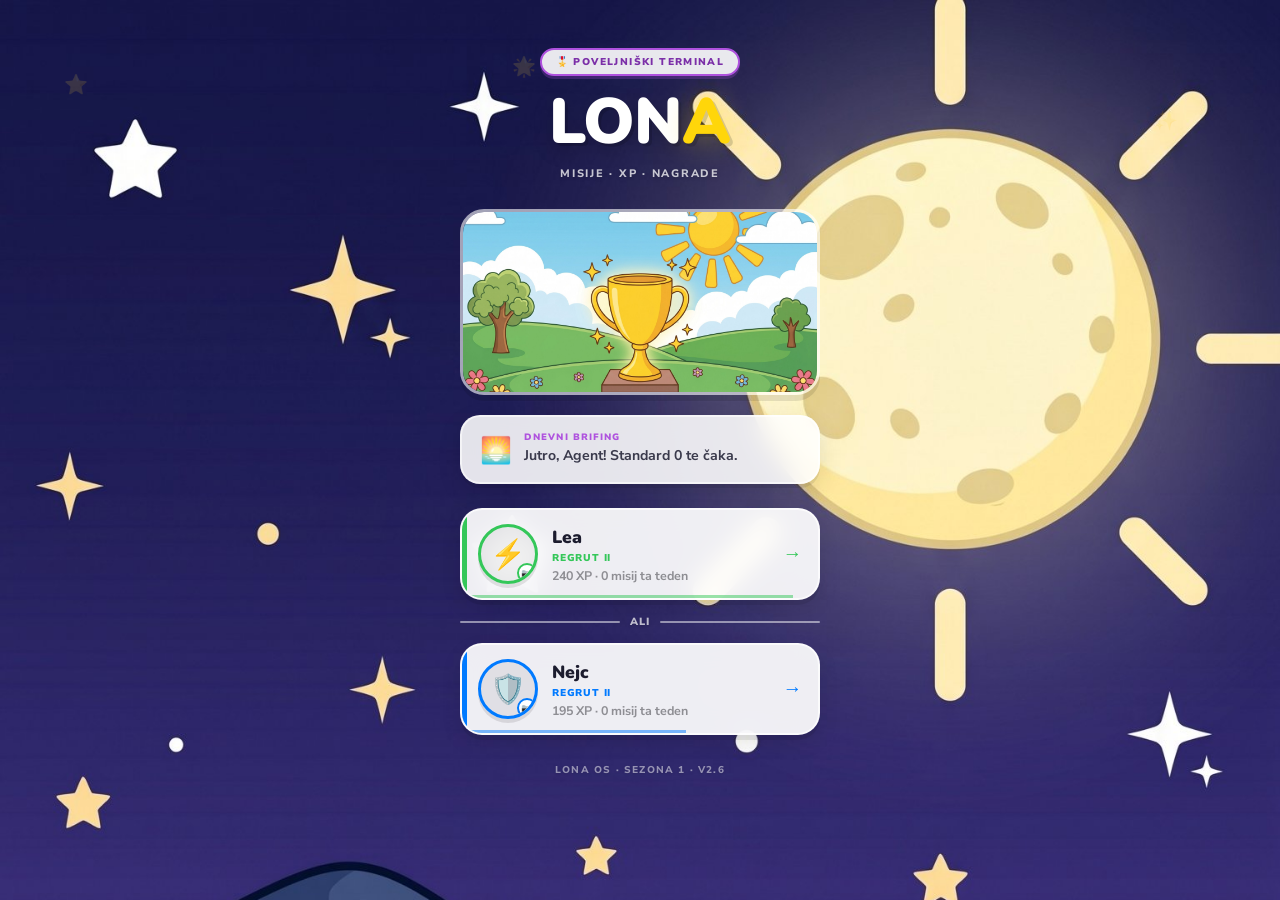
<file: index.html>
<!DOCTYPE html>
<html lang="sl">
<head>
<meta charset="UTF-8"/>
<link rel="icon" type="image/png" href="favicon.png"/>
<meta name="viewport" content="width=device-width,initial-scale=1.0,viewport-fit=cover"/>
<meta name="theme-color" content="#87CEEB"/>
<link rel="manifest" href="manifest.json"/>
<meta name="mobile-web-app-capable" content="yes"/>
<meta name="apple-mobile-web-app-capable" content="yes"/>
<meta name="apple-mobile-web-app-status-bar-style" content="default"/>
<meta name="apple-mobile-web-app-title" content="LONA OS"/>
<title>LONA OS</title>

<link rel="preconnect" href="https://fonts.googleapis.com"/>
<link rel="preconnect" href="https://fonts.gstatic.com" crossorigin/>
<link href="https://fonts.googleapis.com/css2?family=Nunito:wght@700;800;900&family=Nunito+Sans:wght@400;600;700;800&display=swap" rel="stylesheet"/>

<style>
*,*::before,*::after{box-sizing:border-box;margin:0;padding:0}

:root {
  --green:     #34C759;
  --green-deep:#248A3D;
  --gold:      #FFD60A;
  --gold-deep: #B89800;
  --purple:    #AF52DE;
  --purple-deep:#7B2FA8;
  --blue:      #007AFF;
  --red:       #FF3B30;
  --white:     #FFFFFF;
  --text:      #1C1C2E;
  --text-dim:  #3A3A4C;
  --text-muted:#8E8E93;
}

html { -webkit-text-size-adjust:100%; touch-action:manipulation; }

body {
  font-family: 'Nunito Sans', system-ui, sans-serif;
  min-height: 100dvh;
  display: flex; flex-direction: column;
  align-items: center; justify-content: flex-start;
  overflow-x: hidden;
  background: #87CEEB;
  -webkit-font-smoothing: antialiased;
}

/* ── OZADJE ─────────────────────────────────────────────── */
#bg-img {
  position: fixed; inset: 0; z-index: 0; pointer-events: none;
}
#bg-img img {
  width: 100%; height: 100%;
  object-fit: cover; object-position: center top;
  display: block;
}

/* ── VSEBINA ─────────────────────────────────────────────── */
.screen {
  position: relative; z-index: 1;
  width: 100%; max-width: 400px;
  min-height: 100dvh;
  display: flex; flex-direction: column;
  align-items: center;
  padding: 0 20px calc(40px + env(safe-area-inset-bottom));
  padding-top: max(48px, env(safe-area-inset-top));
}

/* ── LOGO BLOK ───────────────────────────────────────────── */
.logo-block {
  text-align: center;
  margin-bottom: 28px;
}

.logo-badge {
  display: inline-block;
  font-size: .62rem; font-weight: 900;
  letter-spacing: .14em; text-transform: uppercase;
  color: var(--purple-deep);
  background: rgba(255,255,255,.9);
  border: 2.5px solid var(--purple);
  border-radius: 30px;
  padding: 5px 14px;
  margin-bottom: 14px;
  box-shadow: 0 3px 0 rgba(175,82,222,.25);
}

.logo-cloud {
  position: relative;
  display: inline-block;
  margin-bottom: 8px;
}

.logo-title {
  font-family: 'Nunito', sans-serif;
  font-size: 4rem; font-weight: 900;
  color: var(--white);
  letter-spacing: -.01em; line-height: 1;
  text-shadow:
    3px 3px 0 rgba(0,0,0,.15),
    0 6px 20px rgba(0,0,0,.2);
  position: relative; z-index: 1;
}
.logo-title em {
  font-style: normal;
  color: var(--gold);
  text-shadow:
    3px 3px 0 rgba(0,0,0,.15),
    0 0 30px rgba(255,214,10,.4);
}

.logo-sub {
  font-size: .68rem; font-weight: 800;
  letter-spacing: .16em; text-transform: uppercase;
  color: rgba(255,255,255,.75);
  text-shadow: 0 1px 4px rgba(0,0,0,.2);
  margin-top: 4px;
}

/* ── BRIFING BOX ─────────────────────────────────────────── */
.briefing-box {
  width: 100%;
  background: rgba(255,255,255,.88);
  backdrop-filter: blur(12px);
  border: 2.5px solid rgba(255,255,255,.6);
  border-radius: 20px;
  padding: 14px 18px;
  margin-bottom: 24px;
  box-shadow: 0 4px 0 rgba(0,0,0,.08), 0 8px 24px rgba(0,0,0,.1);
  display: flex; align-items: flex-start; gap: 12px;
}
.briefing-icon {
  font-size: 1.6rem; flex-shrink: 0; margin-top: 2px;
}
.briefing-content {}
.briefing-label {
  font-size: .58rem; font-weight: 900;
  letter-spacing: .12em; text-transform: uppercase;
  color: var(--purple); margin-bottom: 3px;
}
.briefing-text {
  font-size: .88rem; font-weight: 700;
  color: var(--text-dim); line-height: 1.4;
}

/* ── AGENT KARTICE ───────────────────────────────────────── */
.agents {
  display: flex; flex-direction: column;
  gap: 12px; width: 100%;
}

.agent-card {
  width: 100%;
  display: flex; align-items: center; gap: 14px;
  padding: 14px 16px;
  background: rgba(255,255,255,.92);
  backdrop-filter: blur(12px);
  border: 2.5px solid rgba(255,255,255,.7);
  border-radius: 22px;
  cursor: pointer;
  position: relative; overflow: hidden;
  text-align: left;
  font-family: 'Nunito Sans', sans-serif;
  box-shadow: 0 5px 0 rgba(0,0,0,.08), 0 8px 20px rgba(0,0,0,.1);
  transition: transform .15s ease, box-shadow .15s ease;
  -webkit-tap-highlight-color: transparent;
  touch-action: manipulation;
}
.agent-card:active {
  transform: translateY(4px);
  box-shadow: 0 1px 0 rgba(0,0,0,.08);
}

/* Barvna leva bordura glede na agenta */
.agent-card::before {
  content: '';
  position: absolute; left: 0; top: 0; bottom: 0;
  width: 5px;
  border-radius: 22px 0 0 22px;
  background: var(--agent-color, var(--green));
}

/* XP progress bar na dnu */
.agent-card::after {
  content: '';
  position: absolute; bottom: 0; left: 0;
  height: 3px; width: var(--xp-pct, 0%);
  background: var(--agent-color, var(--green));
  border-radius: 0 0 0 22px;
  opacity: .5;
  transition: width .8s ease;
}

.agent-avatar {
  width: 60px; height: 60px; border-radius: 50%;
  background: rgba(0,0,0,.06);
  border: 3px solid var(--agent-color, var(--green));
  display: flex; align-items: center; justify-content: center;
  font-size: 1.8rem; flex-shrink: 0;
  box-shadow: 0 4px 0 rgba(0,0,0,.1);
  overflow: hidden; position: relative;
}
.agent-avatar img {
  width: 100%; height: 100%;
  object-fit: cover; object-position: center top;
  border-radius: 50%;
}
.agent-avatar-camera {
  position: absolute; bottom: -2px; right: -2px;
  width: 20px; height: 20px; border-radius: 50%;
  background: var(--white);
  border: 2px solid var(--agent-color, var(--green));
  display: flex; align-items: center; justify-content: center;
  font-size: .6rem; z-index: 2;
}

.agent-info { flex: 1; min-width: 0; }
.agent-name {
  font-family: 'Nunito', sans-serif;
  font-size: 1.1rem; font-weight: 900;
  color: var(--text); margin-bottom: 2px;
}
.agent-rank {
  font-size: .62rem; font-weight: 900;
  letter-spacing: .08em; text-transform: uppercase;
  color: var(--agent-color, var(--green));
  margin-bottom: 2px;
}
.agent-xp {
  font-size: .78rem; font-weight: 700;
  color: var(--text-muted);
}

.agent-arrow {
  font-size: 1.2rem;
  color: var(--agent-color, var(--green));
  flex-shrink: 0;
  font-weight: 900;
}

/* ── DIVIDER ─────────────────────────────────────────────── */
.or-divider {
  display: flex; align-items: center; gap: 10px;
  width: 100%; padding: 2px 0;
}
.or-divider::before, .or-divider::after {
  content: ''; flex: 1; height: 2px;
  background: rgba(255,255,255,.5);
  border-radius: 2px;
}
.or-divider span {
  font-size: .65rem; font-weight: 900;
  color: rgba(255,255,255,.7);
  letter-spacing: .1em; text-transform: uppercase;
  text-shadow: 0 1px 3px rgba(0,0,0,.2);
}

/* ── FOOTER ──────────────────────────────────────────────── */
.login-footer {
  margin-top: 28px;
  text-align: center;
  font-size: .62rem; font-weight: 800;
  letter-spacing: .12em; text-transform: uppercase;
  color: rgba(255,255,255,.5);
  text-shadow: 0 1px 3px rgba(0,0,0,.15);
}

/* ── ANIMACIJE ───────────────────────────────────────────── */
@keyframes bounce-in {
  0%  { opacity:0; transform:translateY(20px) scale(.92); }
  60% { transform:translateY(-4px) scale(1.02); }
  100%{ opacity:1; transform:translateY(0) scale(1); }
}
@keyframes float-logo {
  0%,100%{ transform: translateY(0); }
  50%    { transform: translateY(-6px); }
}
@keyframes spin-star {
  to { transform: rotate(360deg); }
}

.logo-cloud { animation: float-logo 4s ease-in-out infinite; }

.agent-card {
  opacity: 0;
  animation: bounce-in .4s cubic-bezier(.17,.67,.35,1.1) forwards;
}
.agent-card:nth-child(1) { animation-delay: .15s; }
.agent-card:nth-child(2) { animation-delay: .25s; }
.agent-card:nth-child(3) { animation-delay: .35s; }

/* Zvezde v ozadju */
.star {
  position: fixed;
  pointer-events: none; z-index: 0;
  font-size: 1.2rem;
  animation: spin-star 8s linear infinite;
  opacity: .15;
}
</style>
</head>
<body>

<!-- Ozadje -->
<div id="bg-img">
  <img src="assets/bg-day.png" id="bg-source" alt=""/>
</div>

<!-- Dekorativne zvezde -->
<div class="star" style="top:8%;left:5%;animation-duration:6s">⭐</div>
<div class="star" style="top:12%;right:8%;animation-duration:9s;animation-direction:reverse">✨</div>
<div class="star" style="top:6%;left:40%;animation-duration:7s">🌟</div>

<div class="screen">

  <!-- LOGO -->
  <div class="logo-block">
    <div class="logo-badge">🎖️ Poveljniški Terminal</div>
    <div class="logo-cloud">
      <h1 class="logo-title">LON<em>A</em></h1>
    </div>
    <p class="logo-sub">Misije · XP · Nagrade</p>
  </div>

  <!-- SPLASH -->
  <div style="width:100%;border-radius:24px;overflow:hidden;
              margin-bottom:20px;
              box-shadow:0 6px 0 rgba(0,0,0,.1);
              border:3px solid rgba(255,255,255,.6)">
    <img src="assets/splash.png" alt="LONA OS"
         style="width:100%;display:block;max-height:180px;
                object-fit:cover;object-position:center center"/>
  </div>

  <!-- BRIFING -->
  <div class="briefing-box">
    <div class="briefing-icon" id="briefing-icon">📋</div>
    <div class="briefing-content">
      <div class="briefing-label">Dnevni brifing</div>
      <div class="briefing-text" id="briefing-text">Kateri agent prevzema danes misijo?</div>
    </div>
  </div>

  <!-- AGENT KARTICE -->
  <div class="agents" id="agents-list"></div>

  <p class="login-footer">LONA OS · Sezona 1 · v2.6</p>

</div>

<script src="config.js"></script>
<script>
// ── OZADJE glede na čas ─────────────────────────────────────
(function() {
  const h = new Date().getHours();
  if (h >= 19 || h < 6) {
    const img = document.getElementById('bg-source');
    const night = 'assets/bg-night.png';
    const testImg = new Image();
    testImg.onload = () => { img.src = night; };
    testImg.src = night;
    document.body.style.background = '#1A1446';
  }
})();

// ── BRIFING glede na uro ────────────────────────────────────
const h = new Date().getHours();
const briefings = [
  [6,  '🌅', 'Jutro, Agent! Standard 0 te čaka.'],
  [10, '☀️', 'Dopoldne. Baza je aktivna. Misije so odprte!'],
  [14, '🌤️', 'Popoldanski sektor. Čas za akcijo!'],
  [18, '🌆', 'Večerni brifing. Preveri zakladnico.'],
  [21, '🌙', 'Nočna izmena. Zaključi dan z odliko!'],
];
const [, bIcon, bText] = [...briefings].reverse().find(([t]) => h >= t) || briefings[0];
document.getElementById('briefing-icon').textContent = bIcon;
document.getElementById('briefing-text').textContent = bText;

// ── RANG iz XP ──────────────────────────────────────────────
function getRank(xp) {
  const ranks = [...LONA_CONFIG.ranks].reverse();
  return ranks.find(r => xp >= r.minXp)?.label || LONA_CONFIG.ranks[0].label;
}
function getXp(agentId) {
  const s = localStorage.getItem('lona_xp_state');
  if (s) return JSON.parse(s)[agentId] ?? 0;
  return LONA_CONFIG.agents.find(a => a.id === agentId)?.xp ?? 0;
}
function getMaxXp(agentId) {
  const s = localStorage.getItem('lona_rank_state');
  if (s) return JSON.parse(s)[agentId] ?? getXp(agentId);
  return getXp(agentId);
}
function xpPct(agentId) {
  const xp = getMaxXp(agentId);
  const ranks = LONA_CONFIG.ranks;
  const ci = ranks.findIndex(r => r.minXp > xp);
  const lo = ranks[Math.max(0, ci - 1)]?.minXp ?? 0;
  const hi = ranks[ci]?.minXp ?? lo + 300;
  return Math.min(100, Math.round(((xp - lo) / (hi - lo)) * 100));
}
function weekMissions(agentId) {
  const log = JSON.parse(localStorage.getItem('lona_mission_log') || '[]');
  const now = new Date();
  const jan1 = new Date(now.getFullYear(), 0, 1);
  const wk = Math.ceil(((now - jan1) / 86400000 + jan1.getDay() + 1) / 7);
  const key = now.getFullYear() + '-W' + wk;
  return log.filter(e => e.agentId === agentId && e.week === key).length;
}

// Barve za agente — vsak agent dobi svojo barvo
const AGENT_COLORS = ['#34C759', '#007AFF', '#AF52DE', '#FF9500', '#FF2D55'];

// ── AGENT KARTICE ────────────────────────────────────────────
const list = document.getElementById('agents-list');

LONA_CONFIG.agents.forEach((agent, i) => {
  if (i > 0) {
    const div = document.createElement('div');
    div.className = 'or-divider';
    div.innerHTML = '<span>ali</span>';
    list.appendChild(div);
  }

  const xp    = getXp(agent.id);
  const rank  = getRank(getMaxXp(agent.id));
  const pct   = xpPct(agent.id);
  const wkMis = weekMissions(agent.id);
  const color = AGENT_COLORS[i % AGENT_COLORS.length];
  const photo = localStorage.getItem('lona_photo_' + agent.id);

  const card = document.createElement('button');
  card.className = 'agent-card';
  card.style.setProperty('--agent-color', color);
  card.style.setProperty('--xp-pct', pct + '%');

  const avatarHTML = photo
    ? `<img src="${photo}" alt="${agent.name}"/>`
    : agent.avatar;

  card.innerHTML = `
    <div class="agent-avatar" style="border-color:${color}">
      ${avatarHTML}
      <div class="agent-avatar-camera">📷</div>
    </div>
    <div class="agent-info">
      <div class="agent-name">${agent.name}</div>
      <div class="agent-rank">${rank}</div>
      <div class="agent-xp">${xp} XP · ${wkMis} misij ta teden</div>
    </div>
    <div class="agent-arrow">→</div>
  `;

  card.addEventListener('click', () => {
    localStorage.setItem('lona_current_agent', agent.id);
    card.style.transform = 'translateY(4px)';
    card.style.boxShadow = '0 1px 0 rgba(0,0,0,.08)';
    setTimeout(() => { location.href = 'gatekeeper.html'; }, 180);
  });

  list.appendChild(card);
});

// ── SERVICE WORKER ──────────────────────────────────────────
if ('serviceWorker' in navigator) {
  navigator.serviceWorker.register('./sw.js').catch(() => {});
}
</script>
</body>
</html>
</file>
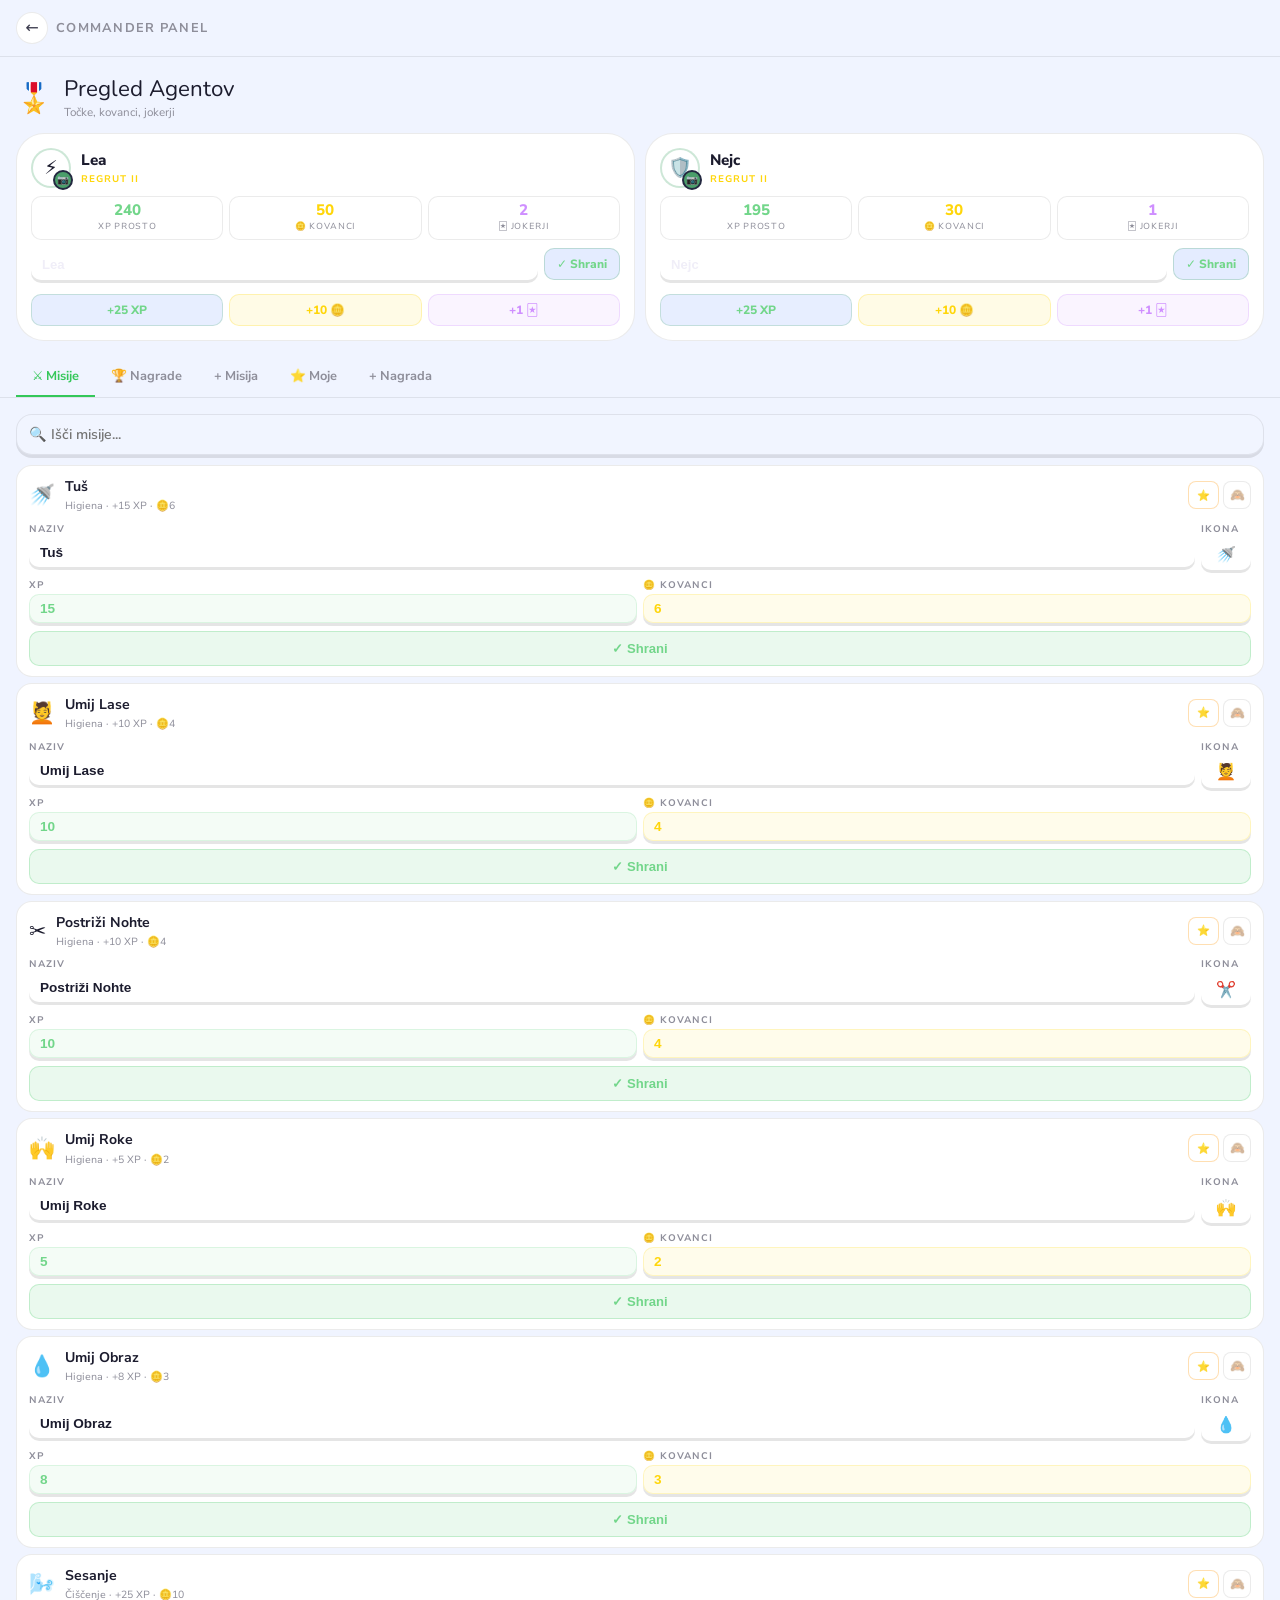
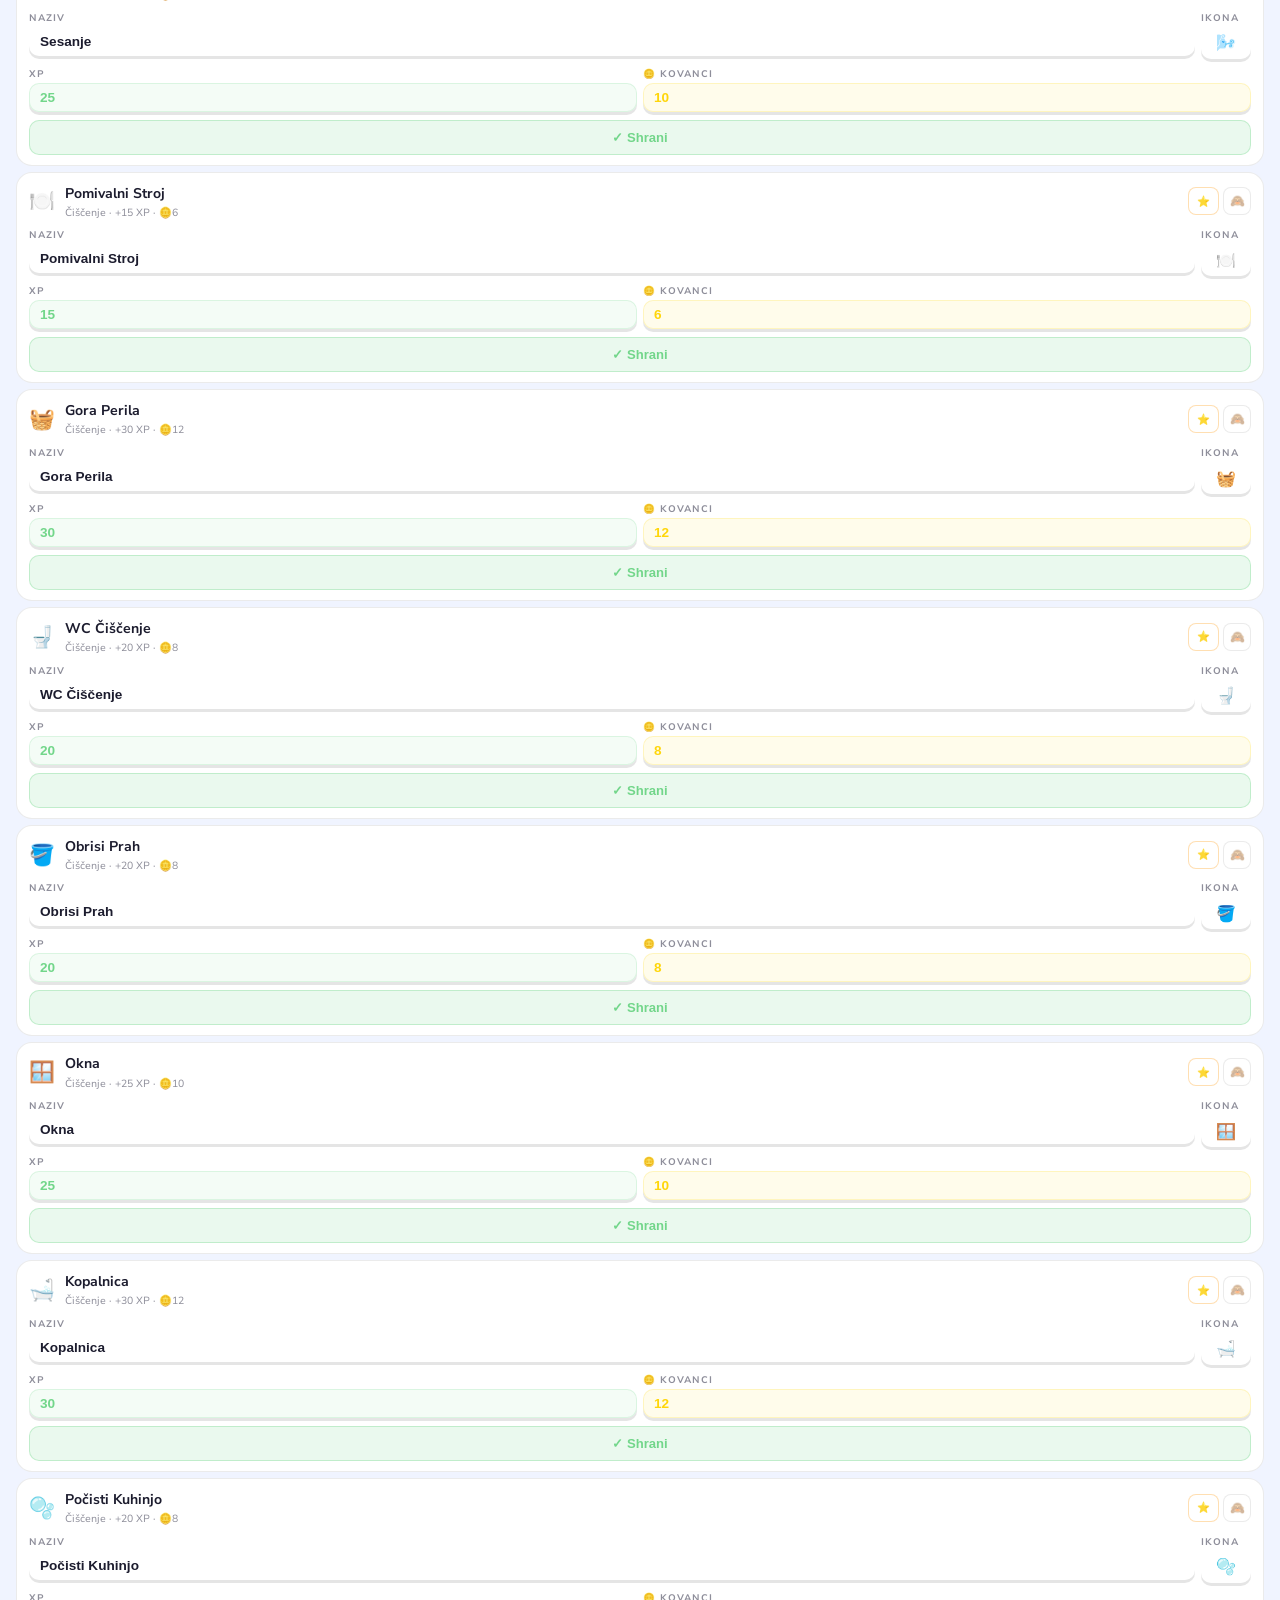
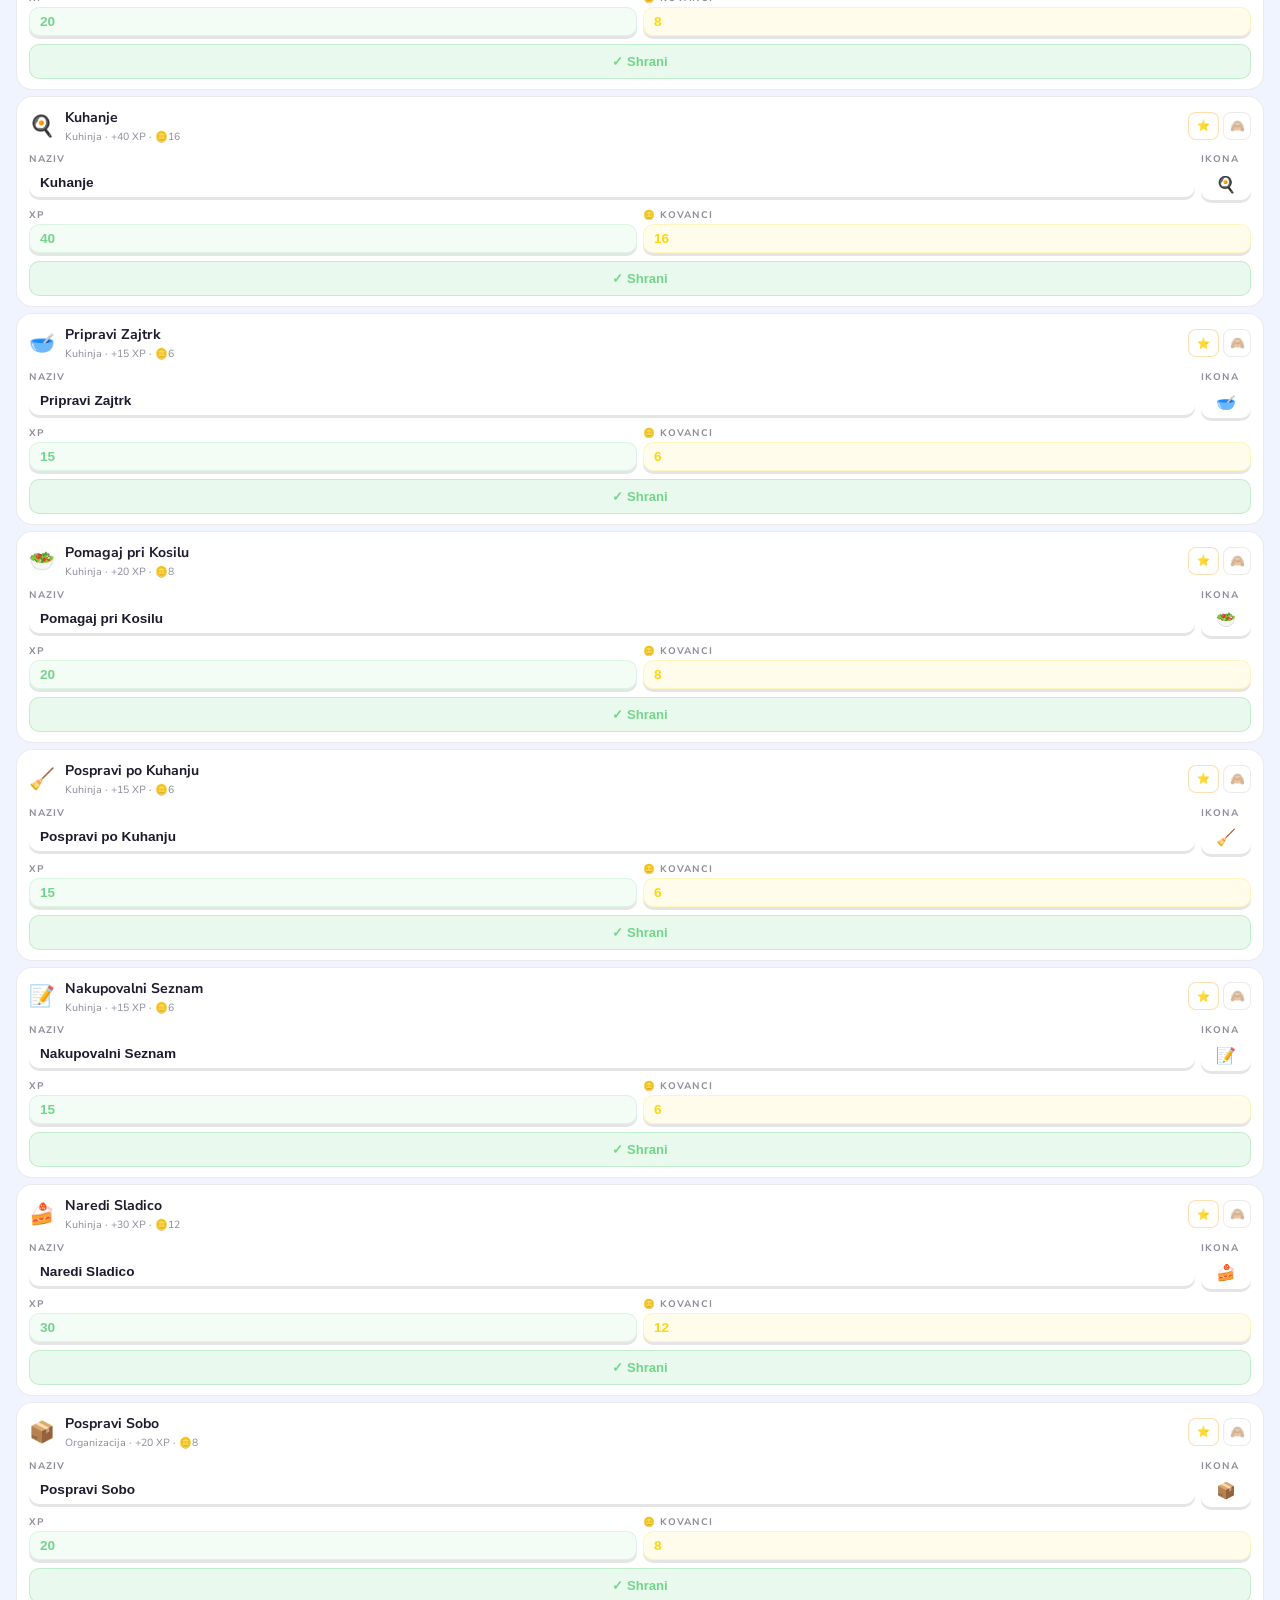
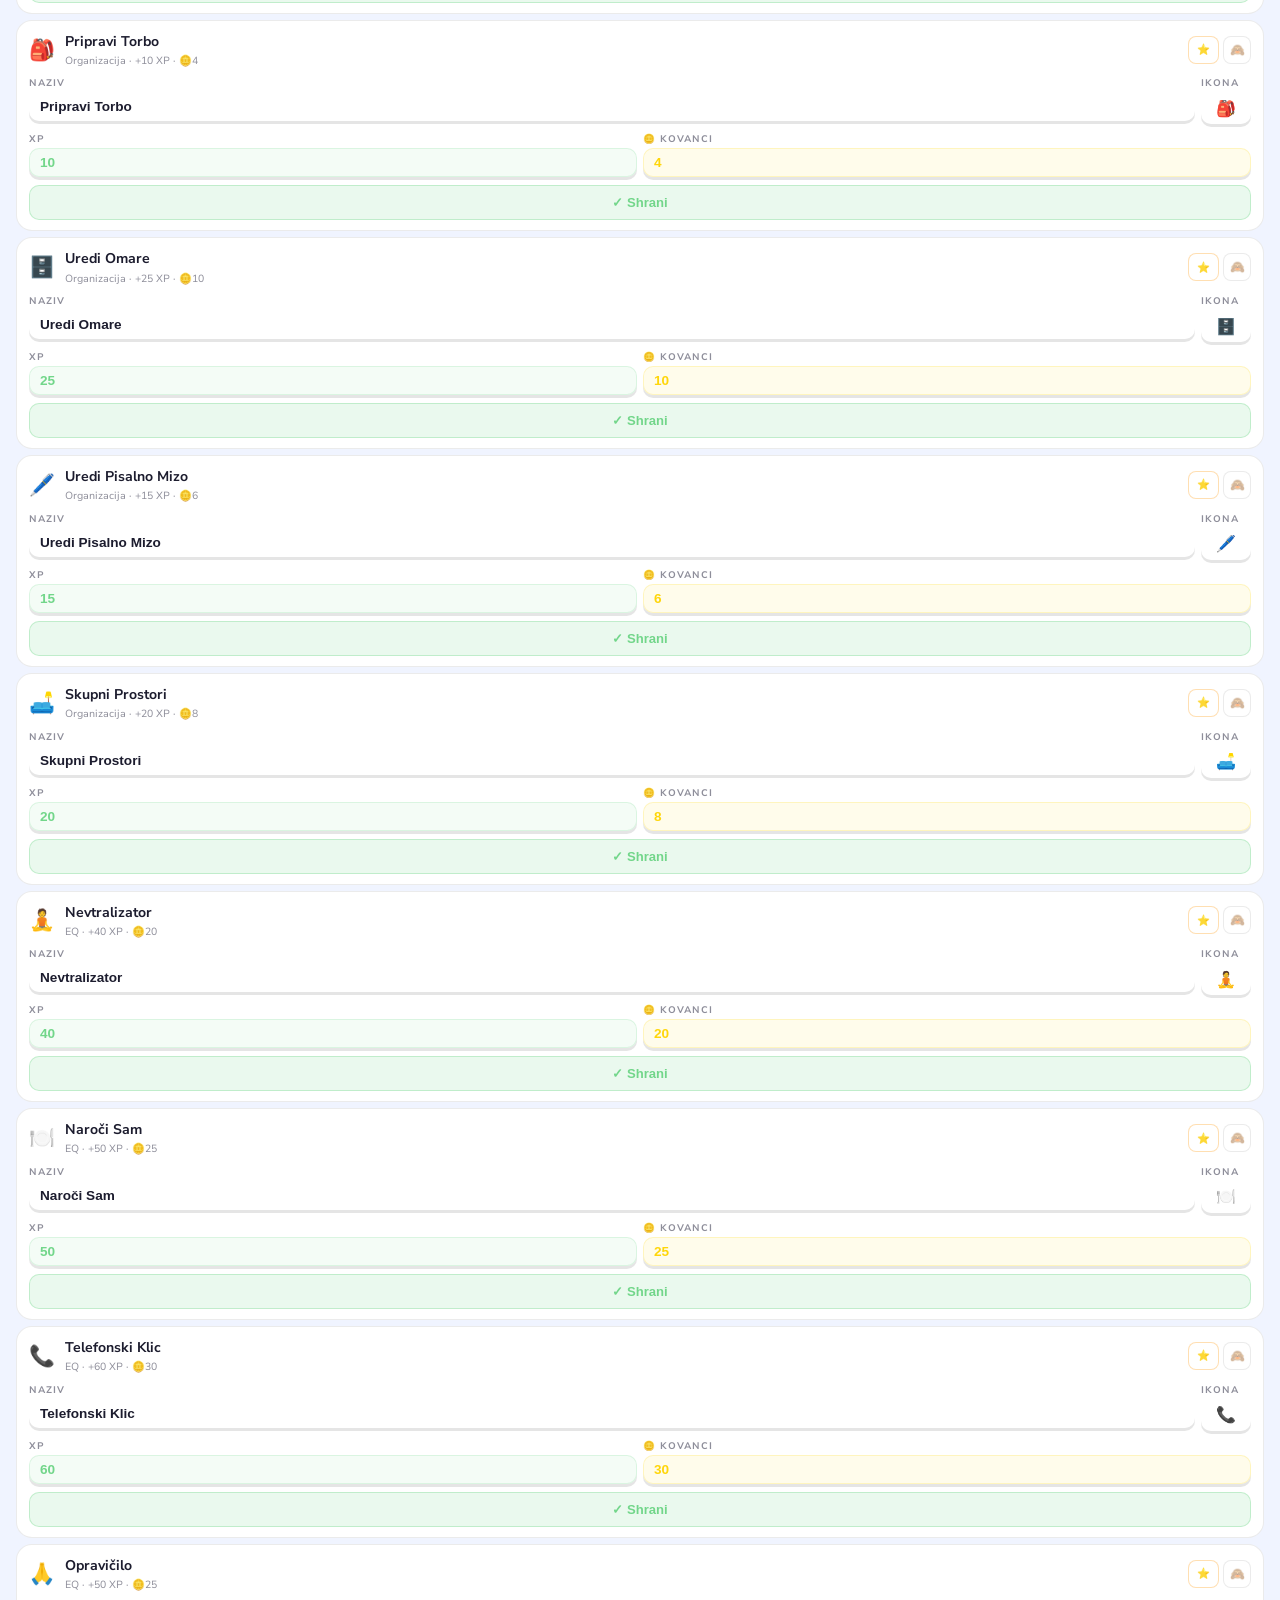
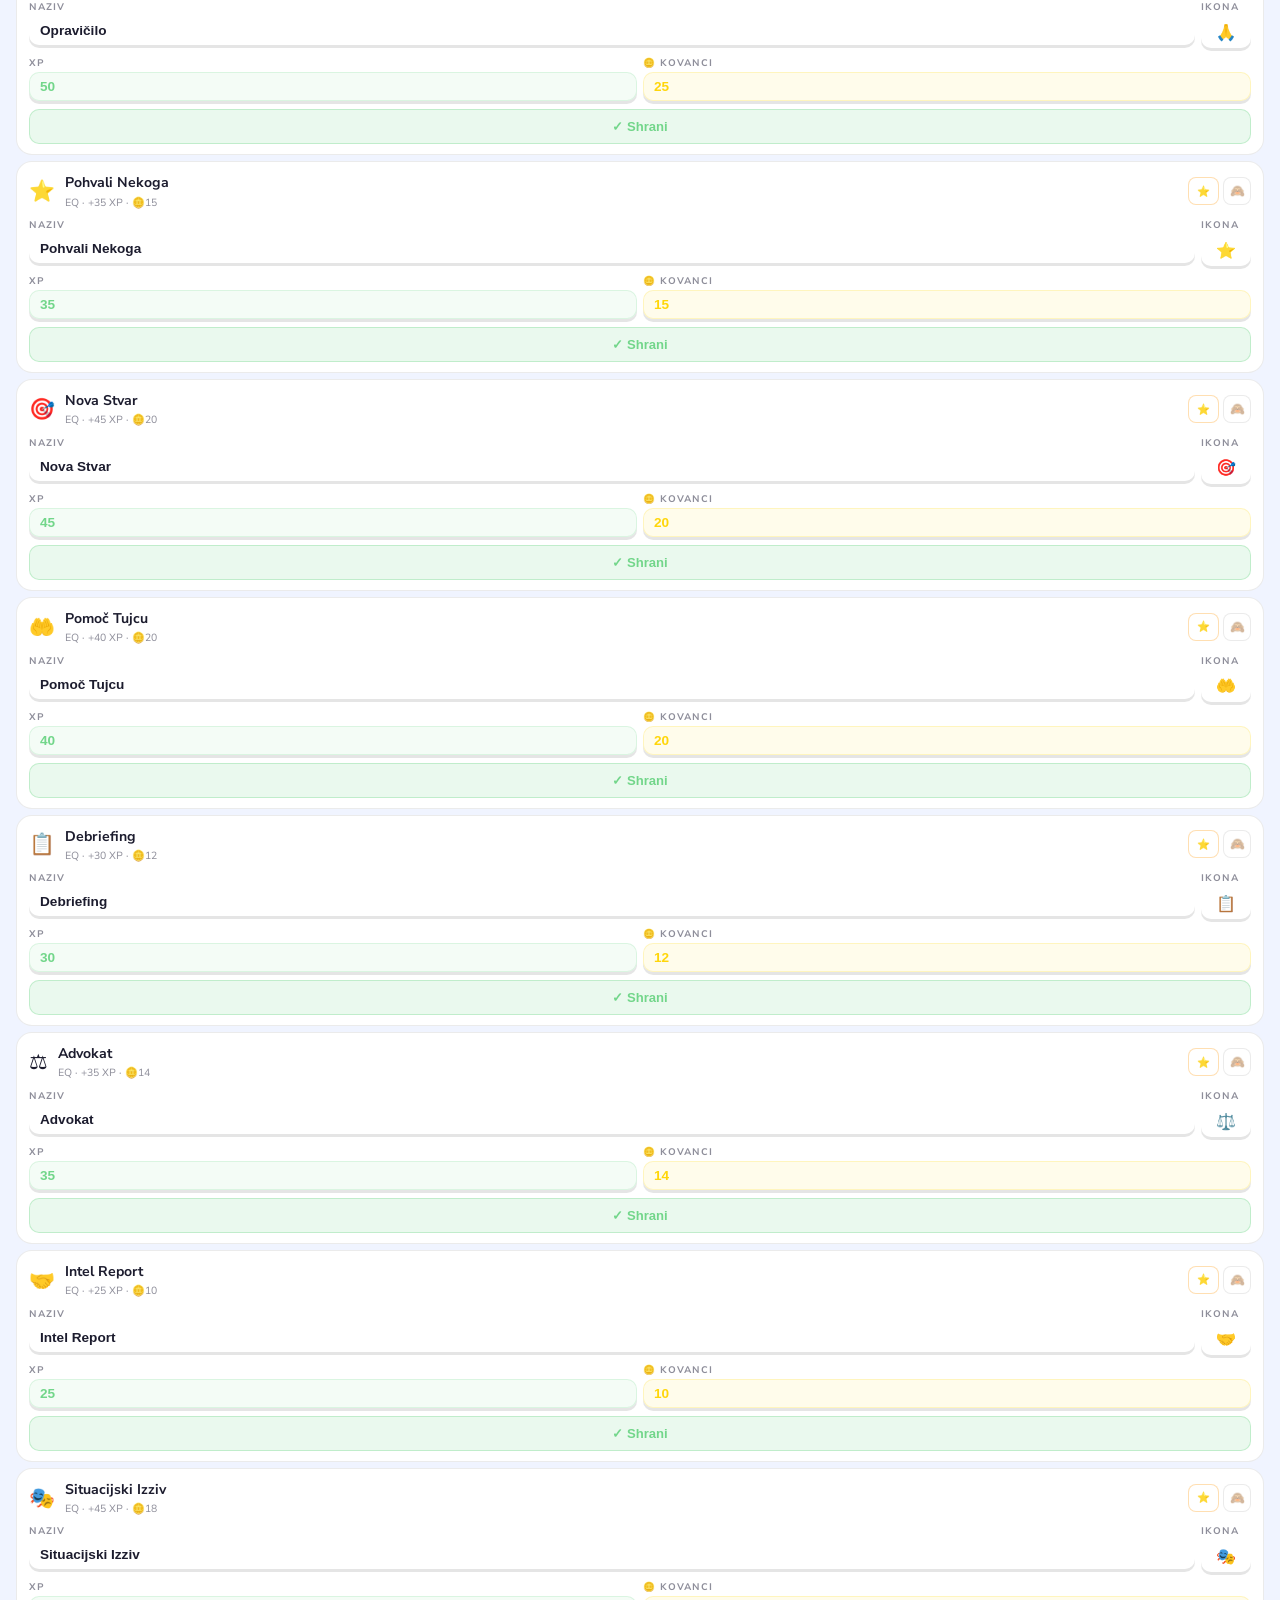
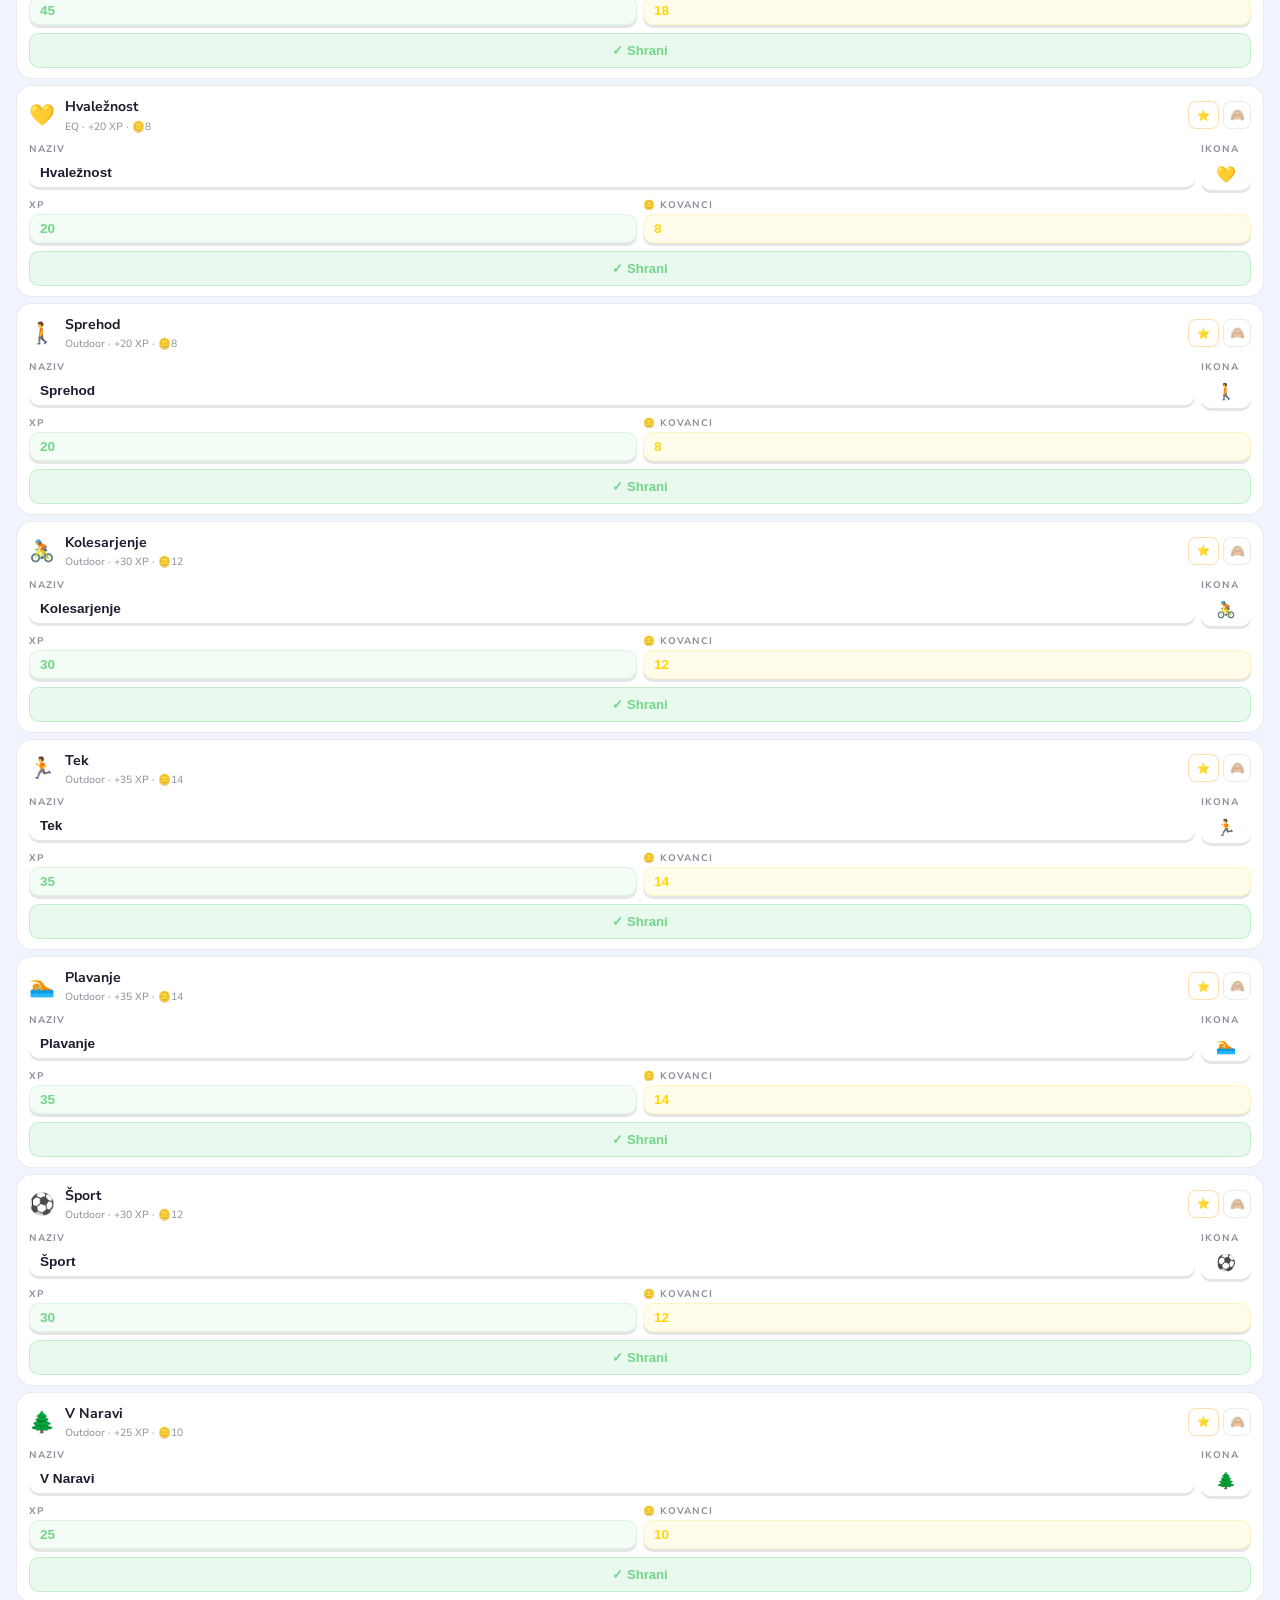
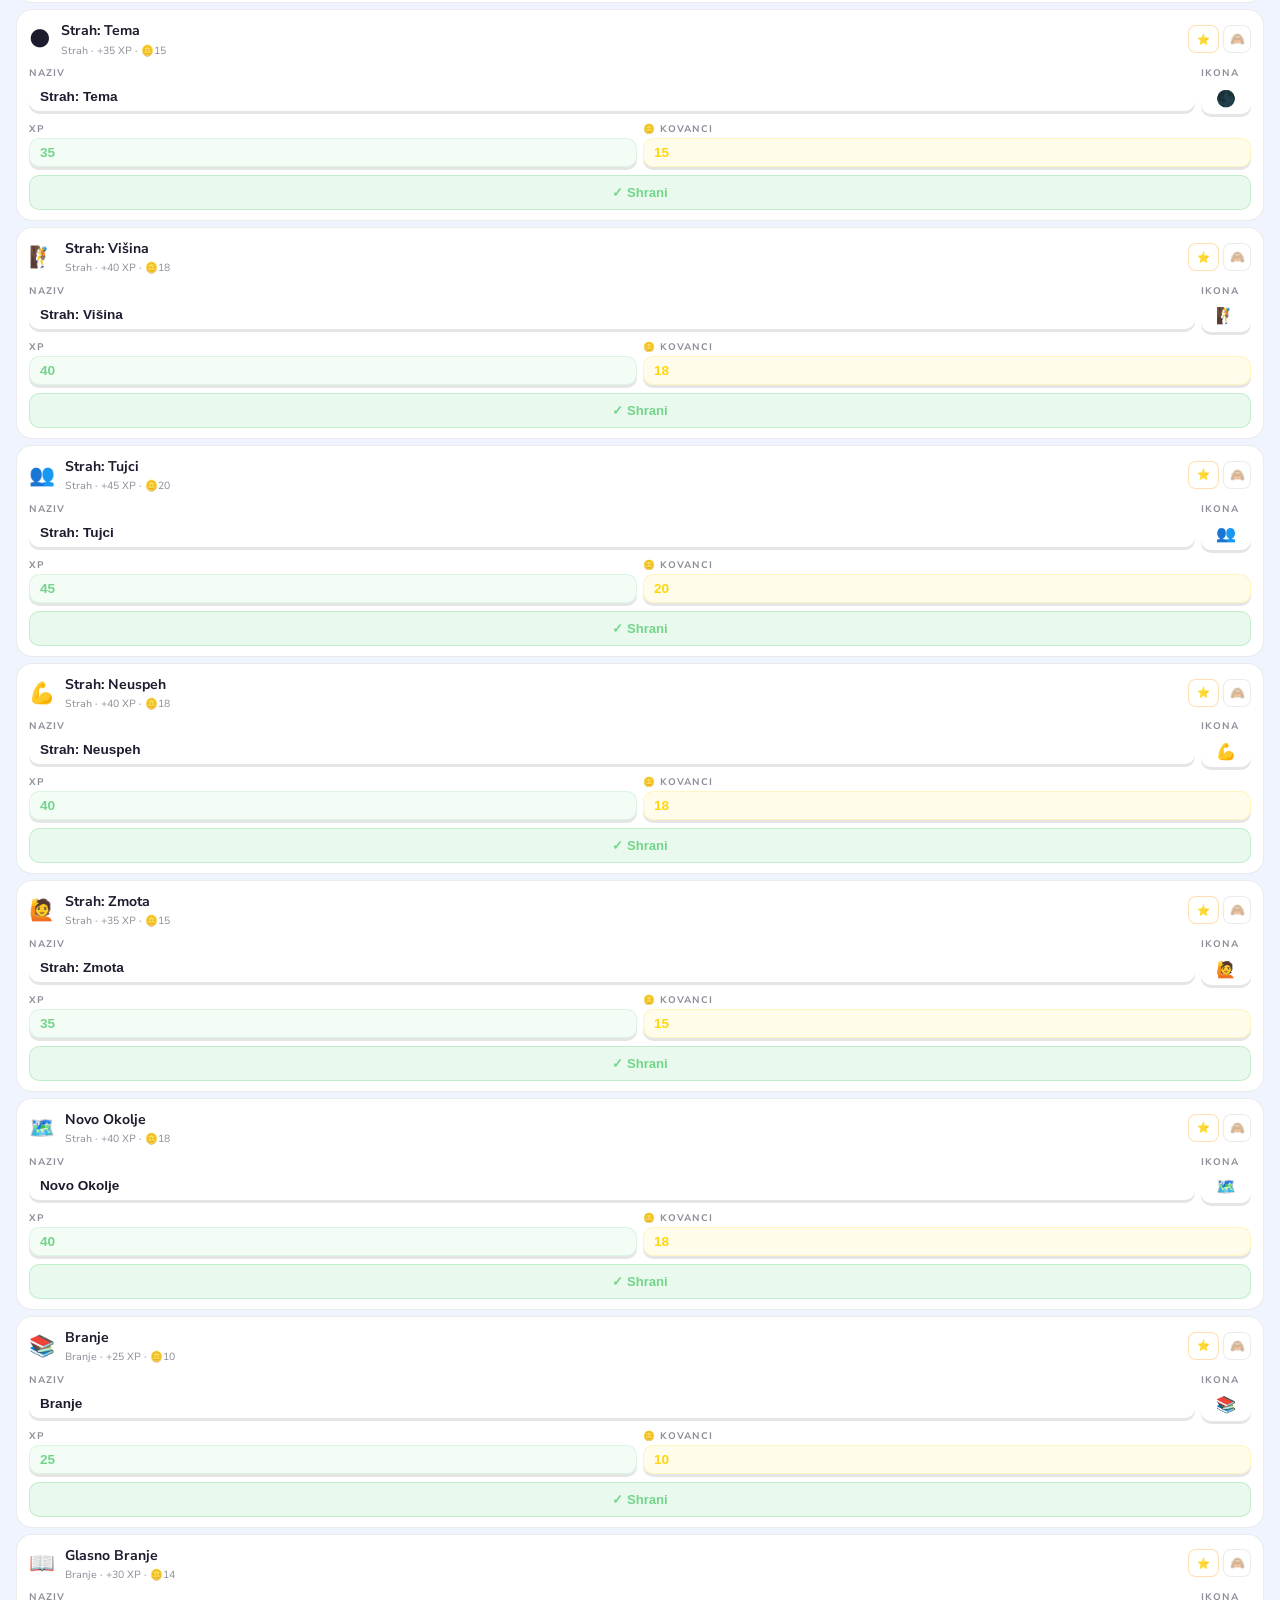
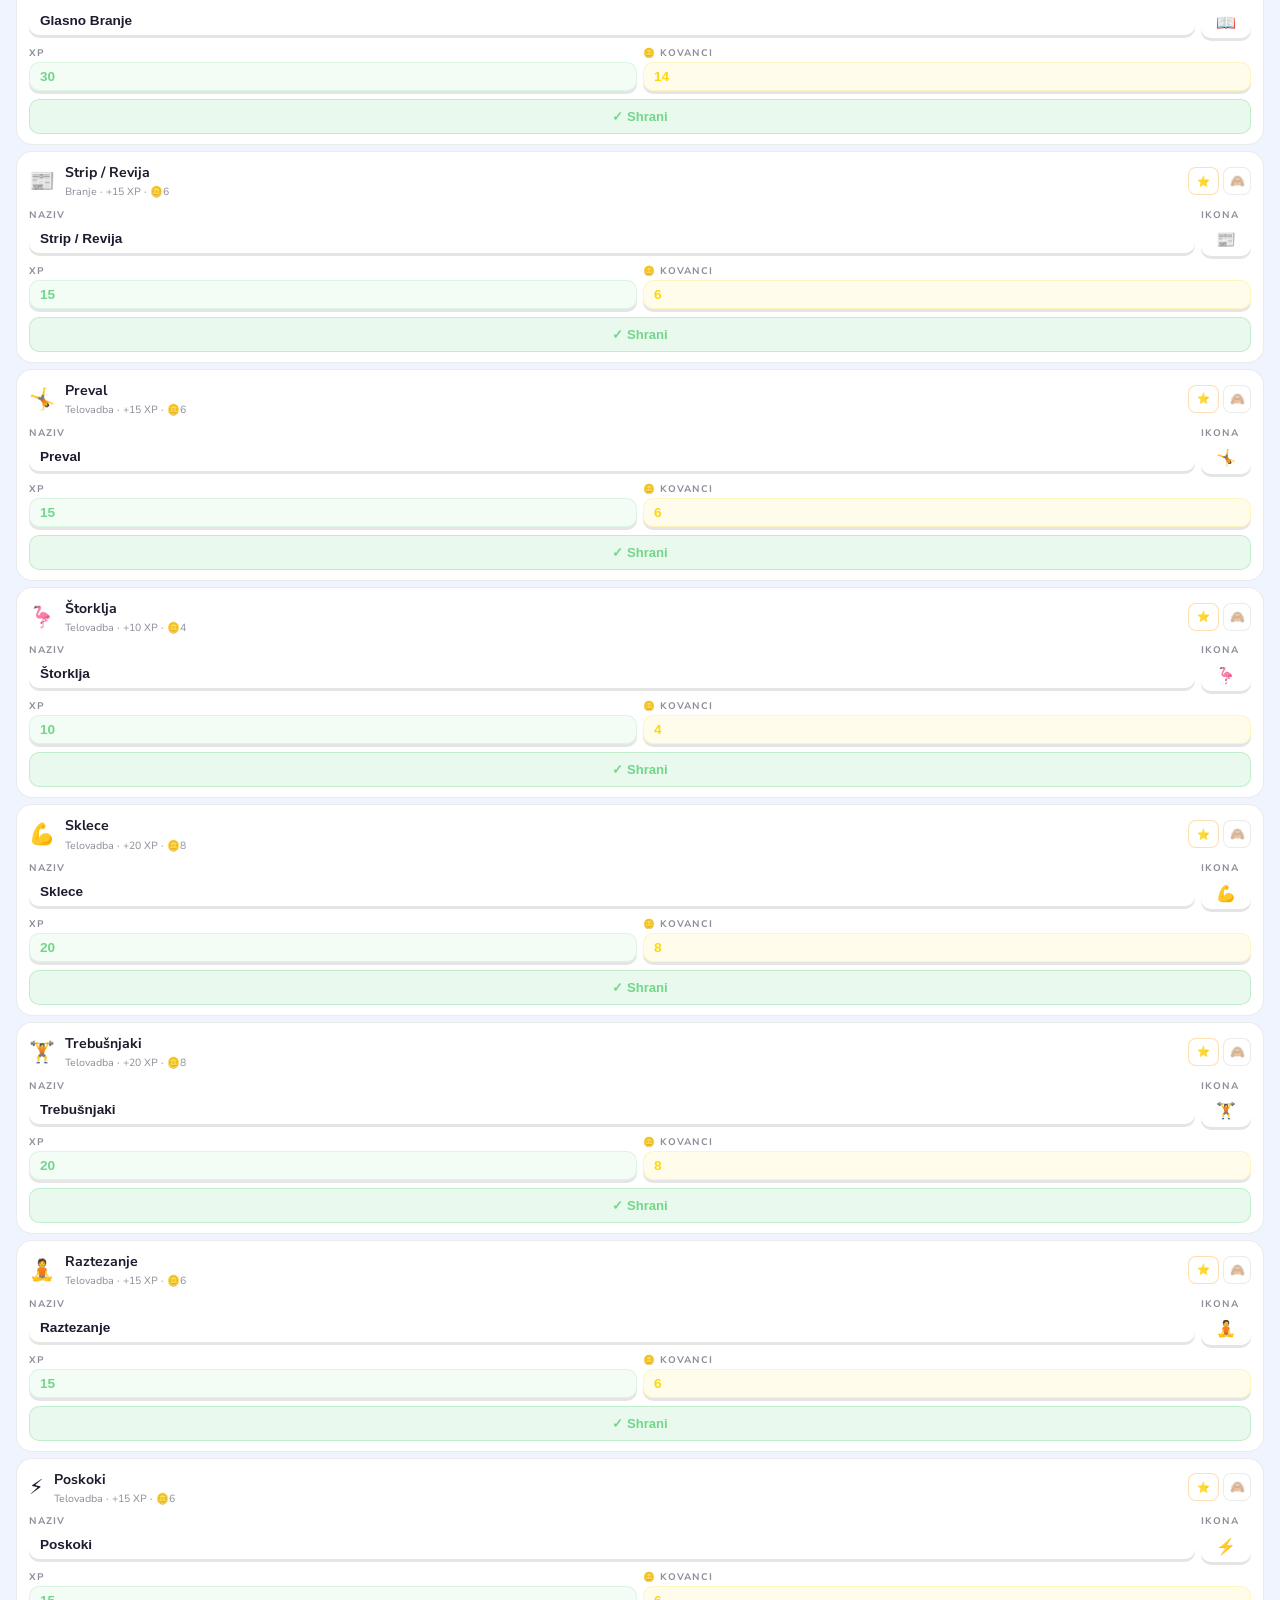
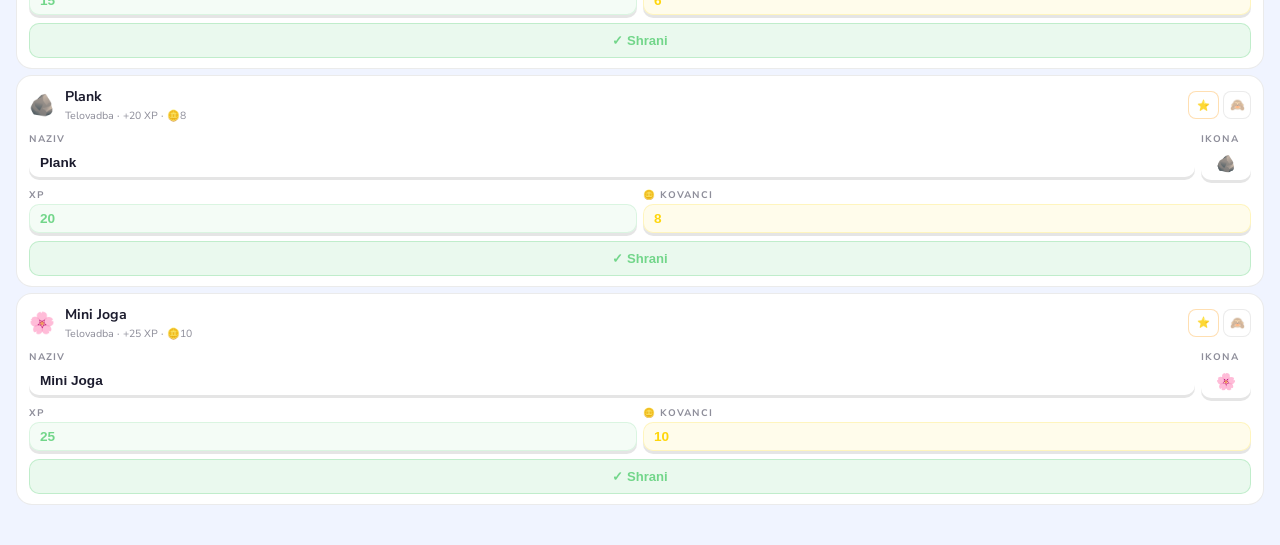
<file: commander.html>
<!DOCTYPE html>
<html lang="sl">
<head>
<meta charset="UTF-8"/>
<meta name="viewport" content="width=device-width,initial-scale=1.0,viewport-fit=cover"/>
<meta name="theme-color" content="#1E2438"/>
<link rel="icon" type="image/png" href="favicon.png"/>
<link rel="manifest" href="manifest.json"/>
<title>LONA OS — Commander</title>
<link rel="stylesheet" href="shared.css"/>
<style>
body { padding-bottom: 40px; }

.cmd-header {
  padding: 20px 16px 12px;
  display: flex; align-items: center; gap: 12px;
}
.cmd-header__icon { font-size: 1.8rem; }
.cmd-header__title {
  font-family: var(--font-display);
  font-size: 1.4rem; color: var(--text); line-height: 1.1;
}
.cmd-header__sub {
  font-size: .72rem; color: var(--text-muted);
  margin-top: 2px;
}

/* Agent cards */
.agents-row {
  display: grid; grid-template-columns: 1fr 1fr;
  gap: 10px; padding: 0 16px;
}
.agent-cmd-card {
  background: var(--bg-card);
  border: 1px solid var(--border);
  border-radius: var(--r-xl); padding: 14px;
  display: flex; flex-direction: column; gap: 8px;
}
.agent-cmd-card__top {
  display: flex; align-items: center; gap: 10px;
}
.agent-cmd-card__avatar {
  width: 40px; height: 40px; border-radius: 50%;
  overflow-x: hidden; background: rgba(255,255,255,.12);
  display: flex; align-items: center; justify-content: center;
  font-size: 1.2rem; flex-shrink: 0;
  border: 2px solid rgba(90,175,122,.3);
}
.agent-cmd-card__avatar img {
  width: 100%; height: 100%;
  object-fit: cover; object-position: center top;
}
.agent-cmd-card__name {
  font-size: .95rem; font-weight: 800; color: var(--text); margin: 0;
}
.agent-cmd-card__rank {
  font-size: .6rem; font-weight: 700; letter-spacing: .1em;
  text-transform: uppercase; color: var(--gold); margin: 0;
}
.stat-row {
  display: flex; gap: 6px;
}
.stat-pill {
  flex: 1; text-align: center; padding: 6px 4px;
  background: rgba(255,255,255,.10);
  border: 1px solid var(--border);
  border-radius: var(--r-sm);
}
.stat-pill__val {
  font-size: .95rem; font-weight: 800; color: var(--text);
  line-height: 1; margin: 0;
}
.stat-pill__lbl {
  font-size: .55rem; color: var(--text-muted);
  text-transform: uppercase; letter-spacing: .08em;
  margin: 2px 0 0;
}

/* Sections */
.cmd-section {
  padding: 16px 16px 0;
}
.cmd-section__title {
  font-family: var(--font-display);
  font-size: 1rem; color: var(--text);
  margin-bottom: 10px;
}

/* Mission list (commander view) */
.cmd-mission-list {
  display: flex; flex-direction: column; gap: 6px;
}
.cmd-mission-row {
  display: flex; align-items: center; gap: 10px;
  padding: 10px 12px;
  background: var(--bg-card);
  border: 1px solid var(--border);
  border-radius: var(--r-md);
  transition: all .15s ease;
}
.cmd-mission-row--hidden {
  opacity: .4;
  border-style: dashed;
}
.cmd-mission-row__icon { font-size: 1.1rem; flex-shrink: 0; }
.cmd-mission-row__body { flex: 1; min-width: 0; }
.cmd-mission-row__name {
  font-size: .85rem; font-weight: 700; color: var(--text); margin: 0;
  white-space: nowrap; overflow-x: hidden; text-overflow: ellipsis;
}
.cmd-mission-row__meta {
  font-size: .65rem; color: var(--text-muted); margin: 1px 0 0;
}
.cmd-mission-row__actions {
  display: flex; gap: 5px; flex-shrink: 0;
}
.cmd-action-btn {
  width: 28px; height: 28px; border-radius: 8px;
  display: flex; align-items: center; justify-content: center;
  font-size: .75rem; font-weight: 700;
  border: 1px solid var(--border);
  background: var(--bg-card);
  cursor: pointer; transition: all .15s ease;
}
.cmd-action-btn--hide  { color: rgba(240,238,248,.6); }
.cmd-action-btn--show  { color: var(--green); border-color: rgba(90,175,122,.3); }
.cmd-action-btn--del   { color: var(--red); border-color: rgba(255,59,48,.2); }

/* Add form */
.add-form {
  background: var(--bg-card);
  border: 1px solid var(--border);
  border-radius: var(--r-xl); padding: 16px;
  display: flex; flex-direction: column; gap: 10px;
}
.add-form__row {
  display: grid; gap: 8px;
}
.add-form__row--2 { grid-template-columns: 1fr 1fr; }
.add-form__row--3 { grid-template-columns: 60px 1fr 80px; }
.form-label {
  font-size: .65rem; font-weight: 700; letter-spacing: .1em;
  text-transform: uppercase; color: var(--text-muted);
  margin-bottom: 4px; display: block;
}
.form-input {
  background: rgba(255,255,255,.09);
  border: 1px solid var(--border);
  border-radius: var(--r-md);
  color: var(--text); padding: 10px 12px;
  font-size: .88rem; font-family: var(--font-body);
  outline: none; width: 100%;
}
.form-input:focus { border-color: rgba(90,175,122,.4); }
.form-select {
  background: rgba(255,255,255,.09);
  border: 1px solid var(--border);
  border-radius: var(--r-md);
  color: var(--text); padding: 10px 12px;
  font-size: .88rem; font-family: var(--font-body);
  outline: none; width: 100%;
}
.form-select option { background: #2A3050; }

.add-btn {
  width: 100%; padding: 13px;
  background: rgba(45,125,82,.2);
  border: 1px solid rgba(90,175,122,.35);
  border-radius: var(--r-md);
  color: var(--green); font-size: .9rem; font-weight: 800;
  font-family: var(--font-body); cursor: pointer;
  transition: all .2s ease;
}
.add-btn:active { transform: scale(.97); }

/* Reward list */
.cmd-reward-row {
  display: flex; align-items: center; gap: 10px;
  padding: 10px 12px;
  background: var(--bg-card);
  border: 1px solid var(--border);
  border-radius: var(--r-md);
}
.cmd-reward-row__icon { font-size: 1.2rem; }
.cmd-reward-row__body { flex: 1; }
.cmd-reward-row__name { font-size: .85rem; font-weight: 700; color: var(--text); margin: 0; }
.cmd-reward-row__cost { font-size: .65rem; color: var(--gold); margin: 1px 0 0; }

/* Back button */
.back-bar {
  display: flex; align-items: center; gap: 8px;
  padding: 12px 16px;
  border-bottom: 1px solid var(--border);
}
.back-btn {
  width: 32px; height: 32px; border-radius: 50%;
  background: var(--bg-card); border: 1px solid var(--border);
  color: var(--text-dim); font-size: 1rem; cursor: pointer;
  display: flex; align-items: center; justify-content: center;
}
.back-title {
  font-size: .8rem; font-weight: 700; letter-spacing: .1em;
  text-transform: uppercase; color: var(--text-muted);
}

/* Tabs */
.cmd-tabs {
  display: flex; gap: 0;
  border-bottom: 1px solid var(--border);
  padding: 0 16px;
}
.cmd-tab {
  padding: 10px 16px; font-size: .8rem; font-weight: 700;
  color: var(--text-muted); cursor: pointer;
  border-bottom: 2px solid transparent;
  transition: all .2s ease;
}
.cmd-tab--active { color: var(--green); border-bottom-color: var(--green); }

.tab-content { display: none; }
.tab-content.active { display: block; }
</style>
</head>
<body>

<div class="back-bar">
  <button class="back-btn" onclick="history.back()">←</button>
  <span class="back-title">Commander Panel</span>
</div>

<!-- Agent pregled -->
<div class="cmd-header">
  <span class="cmd-header__icon">🎖️</span>
  <div>
    <p class="cmd-header__title">Pregled Agentov</p>
    <p class="cmd-header__sub">Točke, kovanci, jokerji</p>
  </div>
</div>

<div class="agents-row" id="agents-row"></div>

<!-- Tabs -->
<div class="cmd-tabs" style="margin-top:16px">
  <div class="cmd-tab cmd-tab--active" onclick="switchTab('missions')">⚔️ Misije</div>
  <div class="cmd-tab" onclick="switchTab('rewards')">🏆 Nagrade</div>
  <div class="cmd-tab" onclick="switchTab('add-mission')">+ Misija</div>
  <div class="cmd-tab" onclick="switchTab('mine')">⭐ Moje</div>
  <div class="cmd-tab" onclick="switchTab('add-reward')">+ Nagrada</div>
</div>

<!-- TAB: Misije -->
<div class="tab-content active cmd-section" id="tab-missions">
  <div style="margin-bottom:10px">
    <input class="form-input" id="mission-search" placeholder="🔍 Išči misije..." oninput="renderMissionList()"/>
  </div>
  <div class="cmd-mission-list" id="cmd-mission-list"></div>
</div>

<!-- TAB: Nagrade -->
<div class="tab-content cmd-section" id="tab-rewards">
  <p style="font-size:.8rem;color:var(--text-muted);margin-bottom:10px">Osebne nagrade</p>
  <div class="cmd-mission-list" id="cmd-rewards-personal"></div>
  <p style="font-size:.8rem;color:var(--text-muted);margin:14px 0 10px">Skupne nagrade</p>
  <div class="cmd-mission-list" id="cmd-rewards-shared"></div>
</div>

<!-- TAB: Dodaj misijo -->
<div class="tab-content cmd-section" id="tab-add-mission">
  <div class="add-form">
    <p class="cmd-section__title" style="margin-bottom:0">Nova misija</p>
    <div class="add-form__row add-form__row--3">
      <div>
        <label class="form-label">Ikona</label>
        <input class="form-input" id="m-icon" placeholder="🌟" style="text-align:center;font-size:1.3rem"/>
      </div>
      <div>
        <label class="form-label">Naziv</label>
        <input class="form-input" id="m-label" placeholder="Npr. Pomagaj sosedu"/>
      </div>
      <div>
        <label class="form-label">XP</label>
        <input class="form-input" id="m-xp" type="number" placeholder="20" value="20"/>
      </div>
    </div>
    <div class="add-form__row add-form__row--2">
      <div>
        <label class="form-label">Kovanci 🪙</label>
        <input class="form-input" id="m-coins" type="number" placeholder="8" value="8"/>
      </div>
      <div>
        <label class="form-label">Kategorija</label>
        <select class="form-select" id="m-category">
          <option value="hygiene">Higiena</option>
          <option value="cleaning">Čiščenje</option>
          <option value="kitchen">Kuhinja</option>
          <option value="organisation">Organizacija</option>
          <option value="fitness">Telovadba</option>
          <option value="outdoor">Outdoor</option>
          <option value="eq">EQ</option>
          <option value="fear">Strah</option>
          <option value="creativity">Branje</option>
          <option value="custom" selected>Moje</option>
        </select>
      </div>
    </div>
    <div class="add-form__row add-form__row--2">
      <div>
        <label class="form-label">Lokacija</label>
        <select class="form-select" id="m-location">
          <option value="indoor">V hiši 🏠</option>
          <option value="outdoor">Zunaj 🌲</option>
          <option value="any" selected>Kjerkoli</option>
        </select>
      </div>
      <div>
        <label class="form-label">Cooldown (ure)</label>
        <input class="form-input" id="m-cooldown" type="number" placeholder="24" value="24"/>
      </div>
    </div>
    <div>
      <label class="form-label">Opis (neobvezno)</label>
      <input class="form-input" id="m-desc" placeholder="Kratko navodilo..."/>
    </div>
    <button class="add-btn" onclick="addMission()">✓ Dodaj Misijo</button>
  </div>
</div>

<!-- TAB: Moje misije -->
<div class="tab-content cmd-section" id="tab-mine">
  <p style="font-size:.75rem;color:var(--text-muted);margin-bottom:12px">
    Misije ki jih dodata otroka vidita pod ⭐ Moje na glavni strani.
  </p>
  <div class="add-form" style="margin-bottom:12px">
    <p class="cmd-section__title" style="margin-bottom:0">Dodaj v Moje misije</p>
    <div class="add-form__row add-form__row--3">
      <div>
        <label class="form-label">Ikona</label>
        <input class="form-input" id="mm-icon" placeholder="⭐" style="text-align:center;font-size:1.3rem"/>
      </div>
      <div>
        <label class="form-label">Naziv</label>
        <input class="form-input" id="mm-label" placeholder="Npr. Pomagaj pri nakupu"/>
      </div>
      <div>
        <label class="form-label">XP</label>
        <input class="form-input" id="mm-xp" type="number" value="25"/>
      </div>
    </div>
    <div class="add-form__row add-form__row--2">
      <div>
        <label class="form-label">🪙 Kovanci</label>
        <input class="form-input" id="mm-coins" type="number" value="10"/>
      </div>
      <div>
        <label class="form-label">Opis</label>
        <input class="form-input" id="mm-desc" placeholder="Kratko navodilo..."/>
      </div>
    </div>
    <button class="add-btn" onclick="addMineMission()">⭐ Dodaj v Moje</button>
  </div>
  <div class="cmd-mission-list" id="mine-list"></div>
</div>

<!-- TAB: Dodaj nagrado -->
<div class="tab-content cmd-section" id="tab-add-reward">
  <div class="add-form">
    <p class="cmd-section__title" style="margin-bottom:0">Nova nagrada</p>
    <div class="add-form__row add-form__row--3">
      <div>
        <label class="form-label">Ikona</label>
        <input class="form-input" id="r-icon" placeholder="🎁" style="text-align:center;font-size:1.3rem"/>
      </div>
      <div>
        <label class="form-label">Naziv</label>
        <input class="form-input" id="r-label" placeholder="Npr. Pizza večer"/>
      </div>
      <div>
        <label class="form-label">🪙 Cena</label>
        <input class="form-input" id="r-cost" type="number" placeholder="50" value="50"/>
      </div>
    </div>
    <div>
      <label class="form-label">Tip</label>
      <select class="form-select" id="r-type">
        <option value="personal">Osebno (1 agent)</option>
        <option value="shared">Skupaj (oba agenta)</option>
      </select>
    </div>
    <button class="add-btn" onclick="addReward()">✓ Dodaj Nagrado</button>
  </div>
</div>

<script src="config.js"></script>
<script src="engine/xp.js"></script>
<script src="engine/joker.js"></script>
<script src="engine/cooldown.js"></script>
<script src="engine/custom_missions.js"></script>

<script>
if(typeof initXp==="function") initXp();
if(typeof initJokers==="function") initJokers();
if(typeof initCoins==="function") initCoins();

// ── TABS ──────────────────────────────────────────────────
function switchTab(name) {
  document.querySelectorAll('.tab-content').forEach(t => t.classList.remove('active'));
  document.querySelectorAll('.cmd-tab').forEach(t => t.classList.remove('cmd-tab--active'));
  document.getElementById('tab-' + name).classList.add('active');
  event.target.classList.add('cmd-tab--active');
  if (name === 'mine') renderMineList();
  if (name === 'missions') renderMissionList();
}

// ── AGENTS ────────────────────────────────────────────────
function renderAgents() {
  const el = document.getElementById('agents-row');
  el.innerHTML = LONA_CONFIG.agents.map(a => {
    const xp     = typeof getXp    === "function" ? getXp(a.id)    : 0;
    const maxXp  = typeof getMaxXp === "function" ? getMaxXp(a.id) : 0;
    const coins  = typeof getCoins === "function" ? getCoins(a.id) : 0;
    const jokers = typeof getJokers=== "function" ? getJokers(a.id): 0;
    const rank   = LONA_CONFIG.ranks.slice().reverse().find(r => maxXp >= r.minXp)?.label || LONA_CONFIG.ranks[0].label;
    const photo  = localStorage.getItem('lona_photo_' + a.id);
    const avHtml = photo
      ? `<img src="${photo}">`
      : `<span>${a.avatar}</span>`;

    return `<div class="agent-cmd-card">
      <div class="agent-cmd-card__top">
        <div style="position:relative;flex-shrink:0;cursor:pointer" onclick="document.getElementById('photo-input-${a.id}').click()" title="Zamenjaj foto">
          <div class="agent-cmd-card__avatar">${avHtml}</div>
          <div style="position:absolute;bottom:-2px;right:-2px;width:20px;height:20px;border-radius:50%;
            background:#4A9E6A;border:2px solid #232840;display:flex;align-items:center;
            justify-content:center;font-size:.6rem">📷</div>
        </div>
        <input type="file" id="photo-input-${a.id}" accept="image/*" style="display:none"
          onchange="handleCmdPhoto(this,'${a.id}')">
        <div>
          <p class="agent-cmd-card__name">${a.name}</p>
          <p class="agent-cmd-card__rank">${rank}</p>
        </div>
      </div>
      <div class="stat-row">
        <div class="stat-pill">
          <p class="stat-pill__val" style="color:#72D68A">${xp}</p>
          <p class="stat-pill__lbl">XP prosto</p>
        </div>
        <div class="stat-pill">
          <p class="stat-pill__val" style="color:#FFD60A">${coins}</p>
          <p class="stat-pill__lbl">🪙 Kovanci</p>
        </div>
        <div class="stat-pill">
          <p class="stat-pill__val" style="color:#CF8FFF">${jokers}</p>
          <p class="stat-pill__lbl">🃏 Jokerji</p>
        </div>
      </div>
      <div style="display:flex;gap:6px;margin-bottom:6px">
        <input id="name-input-${a.id}" value="${a.name}"
          style="flex:1;padding:7px 10px;border-radius:var(--r-sm);background:rgba(255,255,255,.09);border:1px solid rgba(255,255,255,.1);color:#F0EEF8;font-size:.82rem;font-family:'DM Sans',sans-serif;outline:none"/>
        <button onclick="saveName('${a.id}')"
          style="padding:7px 12px;border-radius:var(--r-sm);background:rgba(120,160,255,.2);border:1px solid rgba(90,175,122,.3);color:#72D68A;font-size:.75rem;font-weight:800;cursor:pointer;white-space:nowrap">✓ Shrani</button>
      </div>
      <div style="display:flex;gap:6px">
        <button onclick="giveBonus('${a.id}',25,'xp')"
          style="flex:1;padding:7px;border-radius:var(--r-sm);background:rgba(120,160,255,.18);border:1px solid rgba(90,175,122,.25);color:#72D68A;font-size:.75rem;font-weight:800;cursor:pointer">+25 XP</button>
        <button onclick="giveBonus('${a.id}',10,'coins')"
          style="flex:1;padding:7px;border-radius:var(--r-sm);background:rgba(255,214,10,.1);border:1px solid rgba(255,214,10,.25);color:#FFD60A;font-size:.75rem;font-weight:800;cursor:pointer">+10 🪙</button>
        <button onclick="giveBonus('${a.id}',1,'joker')"
          style="flex:1;padding:7px;border-radius:var(--r-sm);background:rgba(207,143,255,.1);border:1px solid rgba(207,143,255,.25);color:#CF8FFF;font-size:.75rem;font-weight:800;cursor:pointer">+1 🃏</button>
      </div>
    </div>`;
  }).join('');
}

function handleCmdPhoto(input, agentId) {
  const file = input.files[0];
  if (!file) return;
  const reader = new FileReader();
  reader.onload = e => {
    const img = new Image();
    img.onload = () => {
      const canvas = document.createElement('canvas');
      const size = Math.min(img.width, img.height);
      canvas.width = canvas.height = 400;
      canvas.getContext('2d').drawImage(img,
        (img.width-size)/2,(img.height-size)/2,size,size,0,0,400,400);
      const data = canvas.toDataURL('image/jpeg', .8);
      localStorage.setItem('lona_photo_' + agentId, data);
      showMsg('📷 Foto shranjena!');
      renderAgents();
    };
    img.src = e.target.result;
  };
  reader.readAsDataURL(file);
}

function saveName(agentId) {
  const input = document.getElementById('name-input-' + agentId);
  if (!input || !input.value.trim()) return;
  const names = JSON.parse(localStorage.getItem('lona_agent_names') || '{}');
  names[agentId] = input.value.trim();
  localStorage.setItem('lona_agent_names', JSON.stringify(names));
  // Posodobi config
  const agent = LONA_CONFIG.agents.find(a => a.id === agentId);
  if (agent) agent.name = input.value.trim();
  showMsg(`✓ Ime spremenjeno na "${input.value.trim()}"`);
  renderAgents();
}

function giveBonus(agentId, amount, type) {
  if(type === 'xp') {
    if(typeof addXp === "function") addXp(agentId, amount);
    showMsg(`+${amount} XP za ${LONA_CONFIG.agents.find(a=>a.id===agentId)?.name}! ✓`);
  } else if(type === 'coins') {
    if(typeof addCoins === "function") addCoins(agentId, amount);
    showMsg(`+${amount} 🪙 za ${LONA_CONFIG.agents.find(a=>a.id===agentId)?.name}! ✓`);
  } else if(type === 'joker') {
    if(typeof earnJoker === "function") earnJoker(agentId, amount);
    showMsg(`+${amount} 🃏 za ${LONA_CONFIG.agents.find(a=>a.id===agentId)?.name}! ✓`);
  }
  renderAgents();
}

// ── MISSION LIST ──────────────────────────────────────────
function getHiddenMissions() {
  return JSON.parse(localStorage.getItem('lona_hidden_missions') || '[]');
}
function setHidden(id, hide) {
  const hidden = getHiddenMissions();
  if(hide && !hidden.includes(id)) hidden.push(id);
  if(!hide) { const i = hidden.indexOf(id); if(i>=0) hidden.splice(i,1); }
  localStorage.setItem('lona_hidden_missions', JSON.stringify(hidden));
  renderMissionList();
}

function renderMissionList() {
  const el     = document.getElementById('cmd-mission-list');
  const search = document.getElementById('mission-search')?.value.toLowerCase() || '';
  const hidden = getHiddenMissions();

  const customs = typeof customLoad === "function"
    ? (Array.isArray(customLoad()) ? customLoad() : Object.values(customLoad()))
    : [];

  const all = [
    ...Object.values(LONA_CONFIG.missions),
    ...customs,
  ].filter(m => !search || m.label.toLowerCase().includes(search));

  el.innerHTML = all.map(m => {
    const isHidden  = hidden.includes(m.id);
    const isCustom  = !LONA_CONFIG.missions[m.id];
    const catName   = {hygiene:'Higiena',cleaning:'Čiščenje',kitchen:'Kuhinja',
      organisation:'Organizacija',fitness:'Telovadba',outdoor:'Outdoor',
      eq:'EQ',fear:'Strah',creativity:'Branje',custom:'Moje',
      social:'Socialne',money:'Denar',body:'Telo',safety:'Varnost'}[m.category] || m.category;
    const xp    = m.xp || m.baseXp || 0;
    const coins = m.coins || 0;

    return `<div class="cmd-mission-row ${isHidden ? 'cmd-mission-row--hidden' : ''}" style="flex-direction:column;align-items:stretch;gap:8px">
      <div style="display:flex;align-items:center;gap:10px">
        <span style="font-size:1.3rem">${m.icon||'📋'}</span>
        <div style="flex:1">
          <p style="font-size:.88rem;font-weight:700;color:var(--text);margin:0">${m.label}</p>
          <p style="font-size:.65rem;color:var(--text-muted);margin:1px 0 0">${catName} · +${xp} XP · 🪙${coins}</p>
        </div>
        <div style="display:flex;gap:4px">
          <button class="cmd-action-btn" onclick="addToMine('${m.id}')"
            style="color:#FF9500;border-color:rgba(255,149,0,.3);font-size:.65rem;width:auto;padding:0 8px">⭐</button>
          <button class="cmd-action-btn ${isHidden?'cmd-action-btn--show':'cmd-action-btn--hide'}"
            onclick="setHidden('${m.id}',${!isHidden})">${isHidden?'👁':'🙈'}</button>
          ${isCustom?`<button class="cmd-action-btn cmd-action-btn--del" onclick="deleteCustom('${m.id}')">🗑</button>`:''}
        </div>
      </div>
      <div style="display:grid;grid-template-columns:1fr 50px;gap:6px">
        <div>
          <label style="font-size:.6rem;font-weight:700;letter-spacing:.1em;text-transform:uppercase;color:var(--text-muted);display:block;margin-bottom:3px">Naziv</label>
          <input id="mlabel-${m.id}" value="${m.label}"
            style="width:100%;padding:6px 10px;border-radius:10px;background:rgba(255,255,255,.09);border:1px solid rgba(255,255,255,.12);color:var(--text);font-size:.85rem;outline:none;font-family:'DM Sans',sans-serif"/>
        </div>
        <div>
          <label style="font-size:.6rem;font-weight:700;letter-spacing:.1em;text-transform:uppercase;color:var(--text-muted);display:block;margin-bottom:3px">Ikona</label>
          <input id="micon-${m.id}" value="${m.icon||'📋'}"
            style="width:100%;padding:6px 6px;border-radius:10px;background:rgba(255,255,255,.09);border:1px solid rgba(255,255,255,.12);color:var(--text);font-size:1rem;text-align:center;outline:none;font-family:'DM Sans',sans-serif"/>
        </div>
      </div>
      <div style="display:grid;grid-template-columns:1fr 1fr;gap:6px">
        <div>
          <label style="font-size:.6rem;font-weight:700;letter-spacing:.1em;text-transform:uppercase;color:var(--text-muted);display:block;margin-bottom:3px">XP</label>
          <input type="number" id="mxp-${m.id}" value="${xp}" min="0"
            style="width:100%;padding:6px 10px;border-radius:10px;background:rgba(114,214,138,.08);border:1px solid rgba(114,214,138,.2);color:#72D68A;font-size:.85rem;font-weight:800;outline:none;font-family:'DM Sans',sans-serif"/>
        </div>
        <div>
          <label style="font-size:.6rem;font-weight:700;letter-spacing:.1em;text-transform:uppercase;color:var(--text-muted);display:block;margin-bottom:3px">🪙 Kovanci</label>
          <input type="number" id="mcoins-${m.id}" value="${coins}" min="0"
            style="width:100%;padding:6px 10px;border-radius:10px;background:rgba(255,214,10,.08);border:1px solid rgba(255,214,10,.2);color:#FFD60A;font-size:.85rem;font-weight:800;outline:none;font-family:'DM Sans',sans-serif"/>
        </div>
      </div>
      <button onclick="saveMissionVal('${m.id}','${isCustom}')"
        style="width:100%;padding:9px;border-radius:10px;background:rgba(114,214,138,.15);border:1px solid rgba(114,214,138,.35);color:#72D68A;font-size:.82rem;font-weight:800;cursor:pointer;font-family:'DM Sans',sans-serif">
        ✓ Shrani
      </button>
    </div>`;
  }).join('') || '<p style="color:var(--text-muted);font-size:.82rem;text-align:center;padding:20px">Ni misij.</p>';
}

function addToMine(missionId) {
  const m = LONA_CONFIG.missions[missionId];
  if (!m) return;
  const existing = JSON.parse(localStorage.getItem('lona_custom_missions') || '[]');
  // Preveri če je že v Moje
  if (existing.find(x => x.id === missionId || x.sourceId === missionId)) {
    showMsg(`"${m.label}" je že v Moje misijah!`, true);
    return;
  }
  // Dodaj kopijo z oznako sourceId
  existing.push({ ...m, id:'mine_'+missionId, sourceId:missionId, category:'custom' });
  localStorage.setItem('lona_custom_missions', JSON.stringify(existing));
  showMsg(`⭐ "${m.label}" dodana v Moje misije!`);
  renderMineList();
}

function saveMissionVal(id, isCustom) {
  const label = document.getElementById('mlabel-' + id)?.value.trim();
  const icon  = document.getElementById('micon-' + id)?.value.trim();
  const xp    = parseInt(document.getElementById('mxp-' + id)?.value) || 0;
  const coins = parseInt(document.getElementById('mcoins-' + id)?.value) || 0;

  if (isCustom === 'true') {
    const all = JSON.parse(localStorage.getItem('lona_custom_missions') || '[]');
    const m = all.find(x => x.id === id);
    if (m) {
      if (label) m.label = label;
      if (icon)  m.icon  = icon;
      m.xp = xp; m.baseXp = xp; m.coins = coins;
    }
    localStorage.setItem('lona_custom_missions', JSON.stringify(all));
  } else {
    const overrides = JSON.parse(localStorage.getItem('lona_mission_overrides') || '{}');
    if (!overrides[id]) overrides[id] = {};
    if (label) overrides[id].label = label;
    if (icon)  overrides[id].icon  = icon;
    overrides[id].xp = xp; overrides[id].coins = coins;
    localStorage.setItem('lona_mission_overrides', JSON.stringify(overrides));
    if (LONA_CONFIG.missions[id]) {
      if (label) LONA_CONFIG.missions[id].label = label;
      if (icon)  LONA_CONFIG.missions[id].icon  = icon;
      LONA_CONFIG.missions[id].xp     = xp;
      LONA_CONFIG.missions[id].baseXp = xp;
      LONA_CONFIG.missions[id].coins  = coins;
    }
  }
  showMsg(`✓ "${label || id}" shranjeno!`);
  renderMissionList();
}

function deleteCustom(id) {
  if(!confirm('Izbriši misijo?')) return;
  if(typeof customDelete === "function") customDelete(id);
  renderMissionList();
}

// ── REWARDS LIST ──────────────────────────────────────────
function renderRewardsList() {
  const mkRow = (r, type) => `<div class="cmd-mission-row" style="flex-direction:column;align-items:stretch;gap:8px">
    <div style="display:flex;align-items:center;gap:10px">
      <span id="icon-${r.id}" style="font-size:1.4rem">${r.icon}</span>
      <div style="flex:1">
        <p style="font-size:.85rem;font-weight:700;color:var(--text);margin:0">${r.label}</p>
        <p style="font-size:.65rem;color:#FFD60A;margin:1px 0 0">🪙 ${r.cost}</p>
      </div>
      <button class="cmd-action-btn cmd-action-btn--del"
        onclick="deleteReward('${r.id}','${type}')">🗑</button>
    </div>
    <div style="display:grid;grid-template-columns:1fr 70px 50px;gap:6px;padding:0 4px">
      <div>
        <label style="font-size:.6rem;font-weight:700;letter-spacing:.1em;text-transform:uppercase;color:var(--text-muted);display:block;margin-bottom:3px">Naziv</label>
        <input id="label-${r.id}" value="${r.label}"
          style="width:100%;padding:6px 10px;border-radius:10px;background:rgba(255,255,255,.09);border:1px solid rgba(255,255,255,.1);color:var(--text);font-size:.82rem;outline:none;font-family:'DM Sans',sans-serif"/>
      </div>
      <div>
        <label style="font-size:.6rem;font-weight:700;letter-spacing:.1em;text-transform:uppercase;color:var(--text-muted);display:block;margin-bottom:3px">🪙 Cena</label>
        <input type="number" id="cost-${r.id}" value="${r.cost}" min="0"
          style="width:100%;padding:6px 8px;border-radius:10px;background:rgba(255,214,10,.08);border:1px solid rgba(255,214,10,.2);color:#FFD60A;font-size:.82rem;font-weight:800;outline:none;font-family:'DM Sans',sans-serif"/>
      </div>
      <div>
        <label style="font-size:.6rem;font-weight:700;letter-spacing:.1em;text-transform:uppercase;color:var(--text-muted);display:block;margin-bottom:3px">Ikona</label>
        <input id="icon-input-${r.id}" value="${r.icon}"
          style="width:100%;padding:6px 4px;border-radius:10px;background:rgba(255,255,255,.09);border:1px solid rgba(255,255,255,.1);color:var(--text);font-size:1rem;text-align:center;outline:none;font-family:'DM Sans',sans-serif"/>
      </div>
    </div>
    <button onclick="saveReward('${r.id}','${type}')"
      style="width:100%;padding:9px;border-radius:10px;background:rgba(114,214,138,.15);border:1px solid rgba(114,214,138,.35);color:#72D68A;font-size:.82rem;font-weight:800;cursor:pointer;font-family:'DM Sans',sans-serif">
      ✓ Shrani spremembe
    </button>
  </div>`;

  document.getElementById('cmd-rewards-personal').innerHTML =
    (LONA_CONFIG.rewards.personal || []).map(r => mkRow(r,'personal')).join('') ||
    '<p style="color:var(--text-muted);font-size:.82rem;padding:8px">Ni osebnih nagrad.</p>';

  document.getElementById('cmd-rewards-shared').innerHTML =
    (LONA_CONFIG.rewards.shared || []).map(r => mkRow(r,'shared')).join('') ||
    '<p style="color:var(--text-muted);font-size:.82rem;padding:8px">Ni skupnih nagrad.</p>';
}

function updateReward(id, type, field, val) {
  const list = LONA_CONFIG.rewards[type];
  const r = list.find(x => x.id === id);
  if (!r) return;
  if (field === 'cost')  r.cost  = parseInt(val) || 0;
  if (field === 'label') r.label = val.trim();
  if (field === 'icon')  r.icon  = val.trim();
  localStorage.setItem('lona_custom_rewards', JSON.stringify(LONA_CONFIG.rewards));
}

function saveReward(id, type) {
  const label = document.getElementById('label-' + id)?.value.trim();
  const cost  = parseInt(document.getElementById('cost-' + id)?.value) || 0;
  const icon  = document.getElementById('icon-input-' + id)?.value.trim();
  const list  = LONA_CONFIG.rewards[type];
  const r     = list.find(x => x.id === id);
  if (!r) return;
  if (label) r.label = label;
  r.cost = cost;
  if (icon) r.icon = icon;
  localStorage.setItem('lona_custom_rewards', JSON.stringify(LONA_CONFIG.rewards));
  showMsg(`✓ "${r.label}" shranjeno!`);
  renderRewardsList();
}

function deleteReward(id, type) {
  if(!confirm('Izbriši nagrado?')) return;
  const key = type === 'shared' ? 'shared' : 'personal';
  LONA_CONFIG.rewards[key] = LONA_CONFIG.rewards[key].filter(r => r.id !== id);
  // Shrani v localStorage
  localStorage.setItem('lona_custom_rewards', JSON.stringify(LONA_CONFIG.rewards));
  renderRewardsList();
  showMsg('Nagrada izbrisana.');
}

// ── MOJE MISIJE ──────────────────────────────────────────────
function addMineMission() {
  const icon  = document.getElementById('mm-icon').value.trim() || '⭐';
  const label = document.getElementById('mm-label').value.trim();
  const xp    = parseInt(document.getElementById('mm-xp').value) || 25;
  const coins = parseInt(document.getElementById('mm-coins').value) || 10;
  const desc  = document.getElementById('mm-desc').value.trim();

  if (!label) { showMsg('Vnesi naziv misije!', true); return; }

  const existing = JSON.parse(localStorage.getItem('lona_custom_missions') || '[]');
  const id = 'mine_' + Date.now();
  existing.push({ id, label, icon, xp, coins, desc,
    category:'custom', location:'any',
    cooldownHrs:48, season:'osnovno', visible:true, state:'available' });
  localStorage.setItem('lona_custom_missions', JSON.stringify(existing));

  showMsg(`⭐ "${label}" dodana v Moje misije!`);
  document.getElementById('mm-label').value = '';
  document.getElementById('mm-icon').value  = '';
  document.getElementById('mm-desc').value  = '';
  renderMineList();
}

function renderMineList() {
  const el = document.getElementById('mine-list');
  if (!el) return;
  const all = JSON.parse(localStorage.getItem('lona_custom_missions') || '[]')
    .filter(m => m.id.startsWith('mine_') || m.category === 'custom');

  if (!all.length) {
    el.innerHTML = '<p style="color:var(--text-muted);font-size:.82rem;text-align:center;padding:16px">Še ni tvojih misij.</p>';
    return;
  }
  el.innerHTML = all.map(m => `
    <div class="cmd-mission-row" style="flex-direction:column;align-items:stretch;gap:8px">
      <div style="display:flex;align-items:center;gap:10px">
        <span class="cmd-mission-row__icon">${m.icon||'⭐'}</span>
        <div class="cmd-mission-row__body">
          <p class="cmd-mission-row__name">${m.label}</p>
          <p class="cmd-mission-row__meta">${m.desc||''}</p>
        </div>
        <button class="cmd-action-btn cmd-action-btn--del" onclick="deleteMineMission('${m.id}')">🗑</button>
      </div>
      <div style="display:grid;grid-template-columns:1fr 1fr auto;gap:6px;padding:0 4px">
        <div>
          <label style="font-size:.6rem;font-weight:700;letter-spacing:.1em;text-transform:uppercase;color:var(--text-muted);display:block;margin-bottom:3px">XP</label>
          <input type="number" value="${m.xp||m.baseXp||0}" min="0" max="500"
            onchange="updateMineVal('${m.id}','xp',this.value)"
            style="width:100%;padding:7px 10px;border-radius:10px;background:rgba(90,175,122,.08);border:1px solid rgba(120,160,255,.25);color:#72D68A;font-size:.88rem;font-weight:800;outline:none;font-family:'DM Sans',sans-serif"/>
        </div>
        <div>
          <label style="font-size:.6rem;font-weight:700;letter-spacing:.1em;text-transform:uppercase;color:var(--text-muted);display:block;margin-bottom:3px">🪙 Kovanci</label>
          <input type="number" value="${m.coins||0}" min="0" max="500"
            onchange="updateMineVal('${m.id}','coins',this.value)"
            style="width:100%;padding:7px 10px;border-radius:10px;background:rgba(255,214,10,.08);border:1px solid rgba(255,214,10,.2);color:#FFD60A;font-size:.88rem;font-weight:800;outline:none;font-family:'DM Sans',sans-serif"/>
        </div>
        <div style="display:flex;align-items:flex-end">
          <button onclick="updateMineVal('${m.id}','save')"
            style="padding:7px 12px;border-radius:10px;background:rgba(120,160,255,.2);border:1px solid rgba(90,175,122,.3);color:#72D68A;font-size:.75rem;font-weight:800;cursor:pointer;white-space:nowrap;font-family:'DM Sans',sans-serif">
            ✓
          </button>
        </div>
      </div>
    </div>`).join('');
}

function updateMineVal(id, field, val) {
  const all = JSON.parse(localStorage.getItem('lona_custom_missions') || '[]');
  const m = all.find(x => x.id === id);
  if (!m) return;
  if (field === 'xp')    { m.xp = parseInt(val) || 0; m.baseXp = m.xp; }
  if (field === 'coins') { m.coins = parseInt(val) || 0; }
  if (field === 'save')  { showMsg('✓ Shranjeno!'); }
  localStorage.setItem('lona_custom_missions', JSON.stringify(all));
}

function deleteMineMission(id) {
  const all = JSON.parse(localStorage.getItem('lona_custom_missions') || '[]')
    .filter(m => m.id !== id);
  localStorage.setItem('lona_custom_missions', JSON.stringify(all));
  renderMineList();
  showMsg('Misija izbrisana.');
}

// ── ADD MISSION ───────────────────────────────────────────
function addMission() {
  const icon     = document.getElementById('m-icon').value.trim() || '⭐';
  const label    = document.getElementById('m-label').value.trim();
  const xp       = parseInt(document.getElementById('m-xp').value) || 20;
  const coins    = parseInt(document.getElementById('m-coins').value) || 8;
  const category = document.getElementById('m-category').value;
  const location = document.getElementById('m-location').value;
  const cooldown = parseInt(document.getElementById('m-cooldown').value) || 24;
  const desc     = document.getElementById('m-desc').value.trim();

  if(!label) { showMsg('Vnesi naziv misije!', true); return; }

  const id = 'custom_' + Date.now();
  const mission = { id, label, icon, xp, coins, category, location,
    cooldownHrs: cooldown, desc, season:'osnovno', visible:true, state:'available' };

  if(typeof customLoad === "function") {
    const existing = Array.isArray(customLoad()) ? customLoad() : Object.values(customLoad());
    existing.push(mission);
    localStorage.setItem('lona_custom_missions', JSON.stringify(existing));
  }

  showMsg(`✓ "${label}" dodana!`);
  document.getElementById('m-label').value = '';
  document.getElementById('m-icon').value  = '';
  document.getElementById('m-desc').value  = '';
  renderMissionList();
  switchTab('missions');
}

// ── ADD REWARD ────────────────────────────────────────────
function addReward() {
  const icon  = document.getElementById('r-icon').value.trim() || '🎁';
  const label = document.getElementById('r-label').value.trim();
  const cost  = parseInt(document.getElementById('r-cost').value) || 50;
  const type  = document.getElementById('r-type').value;

  if(!label) { showMsg('Vnesi naziv nagrade!', true); return; }

  const id = 'reward_' + Date.now();
  LONA_CONFIG.rewards[type === 'shared' ? 'shared' : 'personal'].push({ id, label, icon, cost });
  localStorage.setItem('lona_custom_rewards', JSON.stringify(LONA_CONFIG.rewards));

  showMsg(`✓ "${label}" dodana!`);
  document.getElementById('r-label').value = '';
  document.getElementById('r-icon').value  = '';
  renderRewardsList();
  switchTab('rewards');
}

// ── MSG ───────────────────────────────────────────────────
function showMsg(msg, isError) {
  const el = document.createElement('div');
  el.textContent = msg;
  el.style.cssText = `position:fixed;bottom:20px;left:50%;transform:translateX(-50%);
    padding:10px 18px;border-radius:30px;font-size:.85rem;font-weight:700;
    background:${isError ? 'rgba(255,59,48,.2)' : 'rgba(45,125,82,.3)'};
    border:1px solid ${isError ? 'rgba(255,59,48,.4)' : 'rgba(90,175,122,.4)'};
    color:${isError ? '#FF6B6B' : '#72D68A'};
    z-index:9999;backdrop-filter:blur(8px);white-space:nowrap`;
  document.body.appendChild(el);
  setTimeout(() => el.remove(), 2500);
}

// ── INIT ──────────────────────────────────────────────────
// Naloži shranjene nagrade
const savedRewards = localStorage.getItem('lona_custom_rewards');
if(savedRewards) {
  try { Object.assign(LONA_CONFIG.rewards, JSON.parse(savedRewards)); } catch(e) {}
}

document.addEventListener('DOMContentLoaded', () => {
  renderAgents();
  renderMissionList();
  renderMineList();
  renderRewardsList();
});
</script>
</body>
</html>
</file>
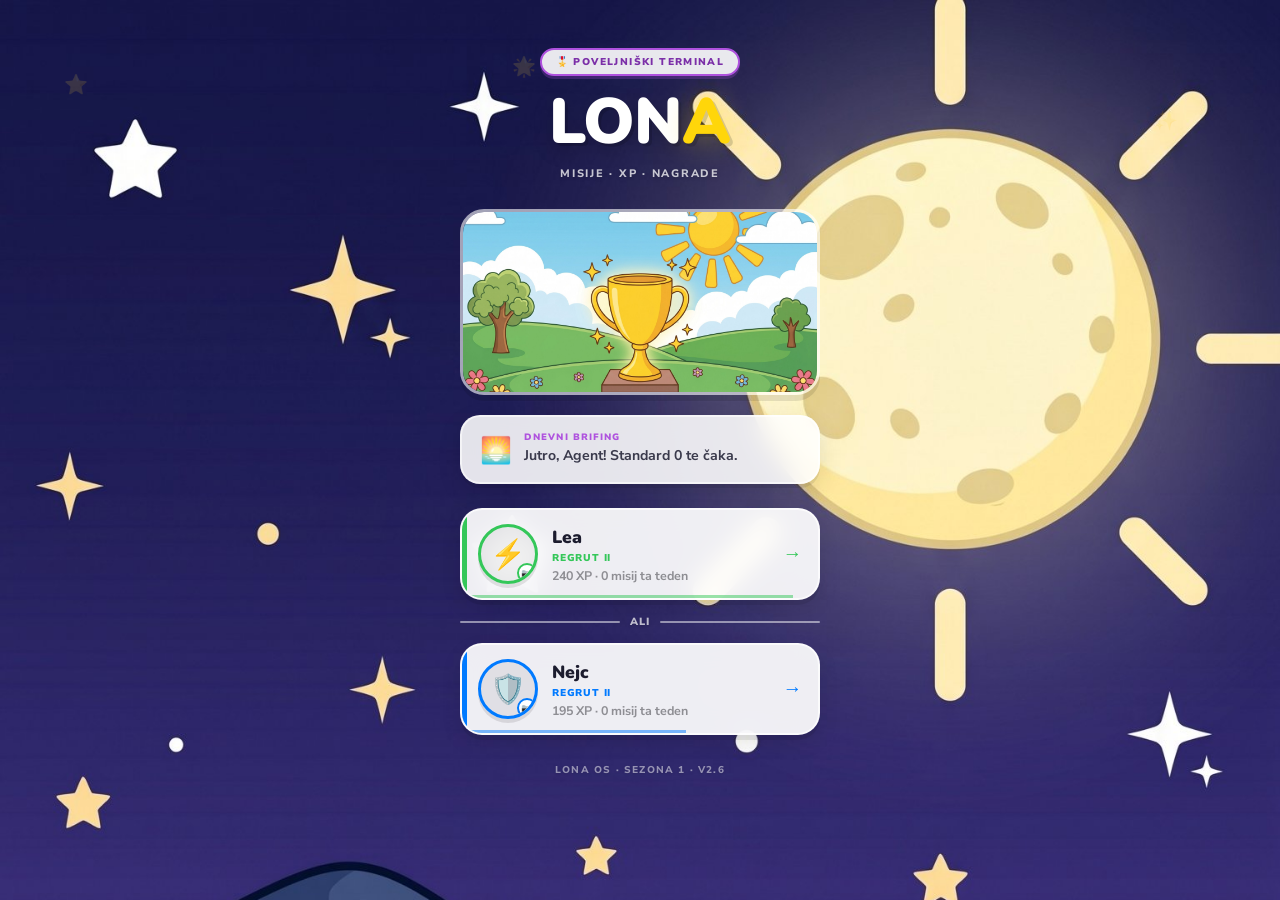
<file: gatekeeper.html>
<!DOCTYPE html>
<html lang="sl">
<head>
<meta charset="UTF-8"/>
<link rel="icon" type="image/png" href="favicon.ico"/>

<meta name="viewport" content="width=device-width,initial-scale=1.0,viewport-fit=cover"/>
<meta name="theme-color" content="#1E2438"/>
<link rel="manifest" href="manifest.json"/>
<meta name="mobile-web-app-capable" content="yes"/>
<meta name="apple-mobile-web-app-capable" content="yes"/>
<title>LONA OS — Standard 0</title>

<style>
*, *::before, *::after { box-sizing: border-box; margin: 0; padding: 0; }

body {
  font-family: 'DM Sans', sans-serif;
  background: #1E2438;
  min-height: 100dvh;
  display: flex; flex-direction: column;
  align-items: center; justify-content: center;
  padding: 24px;
  position: relative; overflow-x: hidden;
}

.bg-particles { position: fixed; inset: 0; pointer-events: none; z-index: 0; overflow-x: hidden; }
.particle {
  position: absolute; border-radius: 50%;
  background: rgba(45,125,82,.12);
  animation: float-particle linear infinite;
}
@keyframes float-particle {
  0%   { transform: translateY(100dvh) scale(0); opacity: 0; }
  10%  { opacity: 1; }
  90%  { opacity: .3; }
  100% { transform: translateY(-100px) scale(1); opacity: 0; }
}

.wrap {
  position: relative; z-index: 1;
  display: flex; flex-direction: column;
  align-items: center; width: 100%; max-width: 340px; gap: 0;
}

/* Agent header */
.agent-header {
  display: flex; align-items: center; gap: 14px;
  width: 100%; margin-bottom: 32px;
}
.agent-header__avatar {
  width: 56px; height: 56px; border-radius: 50%;
  background: rgba(45,125,82,.15);
  border: 2px solid rgba(90,175,122,.4);
  display: flex; align-items: center; justify-content: center;
  font-size: 1.6rem; flex-shrink: 0;
}
.agent-header__info { flex: 1; }
.agent-header__name {
  font-family: 'DM Serif Display', serif;
  font-size: 1.3rem; color: #F0EEF8; line-height: 1.1;
}
.agent-header__rank {
  font-size: .65rem; font-weight: 600; letter-spacing: .12em;
  text-transform: uppercase; color: #72D68A; margin-top: 2px;
}
.agent-header__back {
  background: rgba(255,255,255,.09);
  border: 1px solid rgba(255,255,255,.1);
  border-radius: 10px; padding: 8px 12px;
  color: rgba(240,238,248,.7); font-size: .75rem;
  cursor: pointer; font-family: 'DM Sans', sans-serif;
}
.agent-header__back:hover { color: #F0EEF8; border-color: rgba(255,255,255,.2); }

/* Standard 0 naslov */
.std0-title {
  width: 100%; margin-bottom: 8px;
}
.std0-title__eyebrow {
  font-size: .58rem; font-weight: 700; letter-spacing: .18em;
  text-transform: uppercase; color: rgba(90,175,122,.6);
  margin-bottom: 6px;
}
.std0-title__heading {
  font-family: 'DM Serif Display', serif;
  font-size: 1.8rem; color: #F0EEF8; line-height: 1.1;
}
.std0-title__sub {
  font-size: .78rem; color: rgba(240,238,248,.6);
  margin-top: 6px; line-height: 1.5;
}

/* Check kartice */
.checks {
  width: 100%; display: flex; flex-direction: column;
  gap: 10px; margin: 24px 0;
}

.check-card {
  display: flex; align-items: center; gap: 16px;
  padding: 18px 20px; border-radius: 18px;
  background: rgba(255,255,255,.10);
  border: 1.5px solid rgba(255,255,255,.12);
  cursor: pointer; transition: all 200ms ease;
  user-select: none; -webkit-tap-highlight-color: transparent;
}
.check-card:active { transform: scale(.97); }
.check-card--done {
  background: rgba(45,125,82,.12);
  border-color: rgba(90,175,122,.4);
}

.check-card__icon {
  width: 48px; height: 48px; border-radius: 14px;
  background: rgba(255,255,255,.09);
  border: 1px solid rgba(255,255,255,.12);
  display: flex; align-items: center; justify-content: center;
  font-size: 1.4rem; flex-shrink: 0;
  transition: all 200ms ease;
}
.check-card--done .check-card__icon {
  background: rgba(45,125,82,.2);
  border-color: rgba(90,175,122,.3);
}

.check-card__label {
  flex: 1;
  font-size: 1rem; font-weight: 500; color: rgba(240,238,248,.7);
  transition: color 200ms ease;
}
.check-card--done .check-card__label {
  color: #F0EEF8;
}

.check-card__tick {
  width: 28px; height: 28px; border-radius: 50%;
  border: 2px solid rgba(255,255,255,.15);
  display: flex; align-items: center; justify-content: center;
  font-size: .85rem; flex-shrink: 0;
  transition: all 200ms ease;
}
.check-card--done .check-card__tick {
  background: #4A9E6A;
  border-color: #72D68A;
  color: white;
}

/* Progress bar */
.progress-wrap { width: 100%; margin-bottom: 24px; }
.progress-bar {
  height: 4px; background: rgba(255,255,255,.12);
  border-radius: 2px; overflow-x: hidden;
}
.progress-bar__fill {
  height: 100%; background: #72D68A;
  border-radius: 2px;
  transition: width .4s ease;
}
.progress-label {
  display: flex; justify-content: space-between;
  margin-bottom: 8px;
  font-size: .65rem; font-weight: 600; letter-spacing: .1em;
  text-transform: uppercase; color: rgba(240,238,248,.45);
}

/* CTA gumb */
.cta-btn {
  width: 100%; padding: 18px;
  border-radius: 18px; border: none;
  font-family: 'DM Serif Display', serif;
  font-size: 1.1rem; letter-spacing: .04em;
  cursor: pointer; transition: all 250ms ease;
  position: relative; overflow-x: hidden;
}
.cta-btn--locked {
  background: rgba(255,255,255,.09);
  color: rgba(240,238,248,.45);
  cursor: not-allowed;
}
.cta-btn--ready {
  background: linear-gradient(135deg, #4A9E6A, #72D68A);
  color: #F0EEF8;
  box-shadow: 0 8px 32px rgba(45,125,82,.4);
}
.cta-btn--ready:active { transform: scale(.97); }

/* Že odobreno banner */
.approved-banner {
  display: none;
  width: 100%; padding: 14px 18px;
  background: rgba(45,125,82,.12);
  border: 1px solid rgba(90,175,122,.3);
  border-radius: 14px; margin-bottom: 16px;
  text-align: center;
  font-size: .82rem; color: #72D68A; font-weight: 600;
  letter-spacing: .06em;
}
</style>
<link rel="stylesheet" href="shared.css"/>
</head>
<body>

<div class="bg-particles" id="particles"></div>

<div class="wrap">

  <!-- Agent header -->
  <div class="agent-header">
    <div class="agent-header__avatar" id="gk-avatar">⚡</div>
    <div class="agent-header__info">
      <p class="agent-header__name" id="gk-name">Agent</p>
      <p class="agent-header__rank" id="gk-rank">Regrut I</p>
    </div>
    <button class="agent-header__back" onclick="location.replace('index.html')">⇄ Menjaj</button>
  </div>

  <!-- Standard 0 naslov -->
  <div class="std0-title">
    <p class="std0-title__eyebrow">Dnevni protokol</p>
    <h1 class="std0-title__heading">Standard 0</h1>
    <p class="std0-title__sub">Preden začnemo — potrdi jutranjo rutino.</p>
  </div>

  <!-- Progress -->
  <div class="progress-wrap">
    <div class="progress-label">
      <span>Napredek</span>
      <span id="gk-progress-label">0 / 3</span>
    </div>
    <div class="progress-bar">
      <div class="progress-bar__fill" id="gk-progress-fill" style="width:0%"></div>
    </div>
  </div>

  <!-- Že odobreno -->
  <div class="approved-banner" id="approved-banner">✅ Standard 0 že odobren za danes!</div>

  <!-- Check kartice -->
  <div class="checks" id="gk-checks"></div>

  <!-- CTA -->
  <button class="cta-btn cta-btn--locked" id="gk-cta" onclick="goHome()">
    Nadaljuj na misije →
  </button>

</div>

<script src="config.js"></script>
<script src="engine/xp.js"></script>
<script src="engine/joker.js"></script>
<script>

// ── INIT ─────────────────────────────────────────────────
const agentId = localStorage.getItem("lona_current_agent");
if (!agentId) location.replace("index.html");

// Inicializiraj XP
if (typeof initXp === "function") initXp();

const agent = LONA_CONFIG.agents.find(a => a.id === agentId);
const cfg   = LONA_CONFIG.gatekeeper;

// Pokaži agenta + foto
const _saved = localStorage.getItem("lona_photo_" + agentId);
const _av = document.getElementById("gk-avatar");
if (_saved) {
  _av.innerHTML = `<img src="${_saved}" style="width:100%;height:100%;object-fit:cover;object-position:center top;border-radius:50%">`;
} else {
  _av.textContent = agent?.avatar || "⚡";
}
document.getElementById("gk-name").textContent = agent?.name || agentId;

// Rang
function getRankLocal(xp) {
  const ranks = [...LONA_CONFIG.ranks].reverse();
  return ranks.find(r => xp >= r.minXp)?.label || LONA_CONFIG.ranks[0].label;
}
const xp   = typeof getXp === "function" ? getXp(agentId) : 0;
const rank = getRankLocal(typeof getMaxXp === "function" ? getMaxXp(agentId) : xp);
document.getElementById("gk-rank").textContent = rank + " · " + xp + " XP";

// ── GATEKEEPER STATE ────────────────────────────────────
function gkKey() {
  return "lona_gk_" + new Date().toDateString();
}

function getState() {
  return JSON.parse(localStorage.getItem(gkKey()) || "{}");
}

function isApproved() {
  const s = getState();
  return cfg.checks.every(c => s[c.id]);
}

// ── RENDER ──────────────────────────────────────────────
const ICONS = { zobje: "🦷", pizama: "🌙", miza: "🪑" };

function render() {
  const state   = getState();
  const done    = cfg.checks.filter(c => state[c.id]).length;
  const total   = cfg.checks.length;
  const allDone = done === total;

  // Progress
  document.getElementById("gk-progress-label").textContent = done + " / " + total;
  document.getElementById("gk-progress-fill").style.width  = Math.round(done / total * 100) + "%";

  // Checks
  const container = document.getElementById("gk-checks");
  container.innerHTML = cfg.checks.map(c => `
    <div class="check-card ${state[c.id] ? 'check-card--done' : ''}"
      onclick="toggle('${c.id}')">
      <div class="check-card__icon">${ICONS[c.id] || "✓"}</div>
      <span class="check-card__label">${c.label}</span>
      <div class="check-card__tick">${state[c.id] ? "✓" : ""}</div>
    </div>
  `).join("");

  // CTA
  const btn = document.getElementById("gk-cta");
  if (allDone) {
    btn.className = "cta-btn cta-btn--ready";
  } else {
    btn.className = "cta-btn cta-btn--locked";
  }

  // Že odobreno banner
  if (isApproved()) {
    document.getElementById("approved-banner").style.display = "block";
  }
}

function toggle(id) {
  const state = getState();
  state[id] = !state[id];
  localStorage.setItem(gkKey(), JSON.stringify(state));

  // Taptic
  if (navigator.vibrate) navigator.vibrate(state[id] ? [20] : [10, 5, 10]);

  render();

  // Če je vse done — kratka pavza potem redirect
  if (isApproved()) {
    setTimeout(() => {
      document.getElementById("gk-cta").textContent = "Misije odklenjene! 🚀";
    }, 300);
  }
}

function goHome() {
  if (!isApproved()) return;
  location.replace('home.html');
}

// ── PARTICLES ───────────────────────────────────────────
const pc = document.getElementById("particles");
for (let i = 0; i < 8; i++) {
  const p = document.createElement("div");
  p.className = "particle";
  const s = 40 + Math.random() * 120;
  p.style.cssText = `width:${s}px;height:${s}px;left:${Math.random()*100}%;
    animation-duration:${8+Math.random()*12}s;
    animation-delay:${Math.random()*8}s`;
  pc.appendChild(p);
}

render();

// Če je že odobreno — takoj pokaži gumb in ne zahtevaj ponovnega klikanja
if (isApproved()) {
  document.getElementById("gk-cta").className = "cta-btn cta-btn--ready";
  document.getElementById("gk-cta").textContent = "Nadaljuj na misije →";
}
</script>

<script>
  if ('serviceWorker' in navigator) {
    navigator.serviceWorker.register('./sw.js').catch(() => {});
  }
</script>
</body>
</html>
</file>
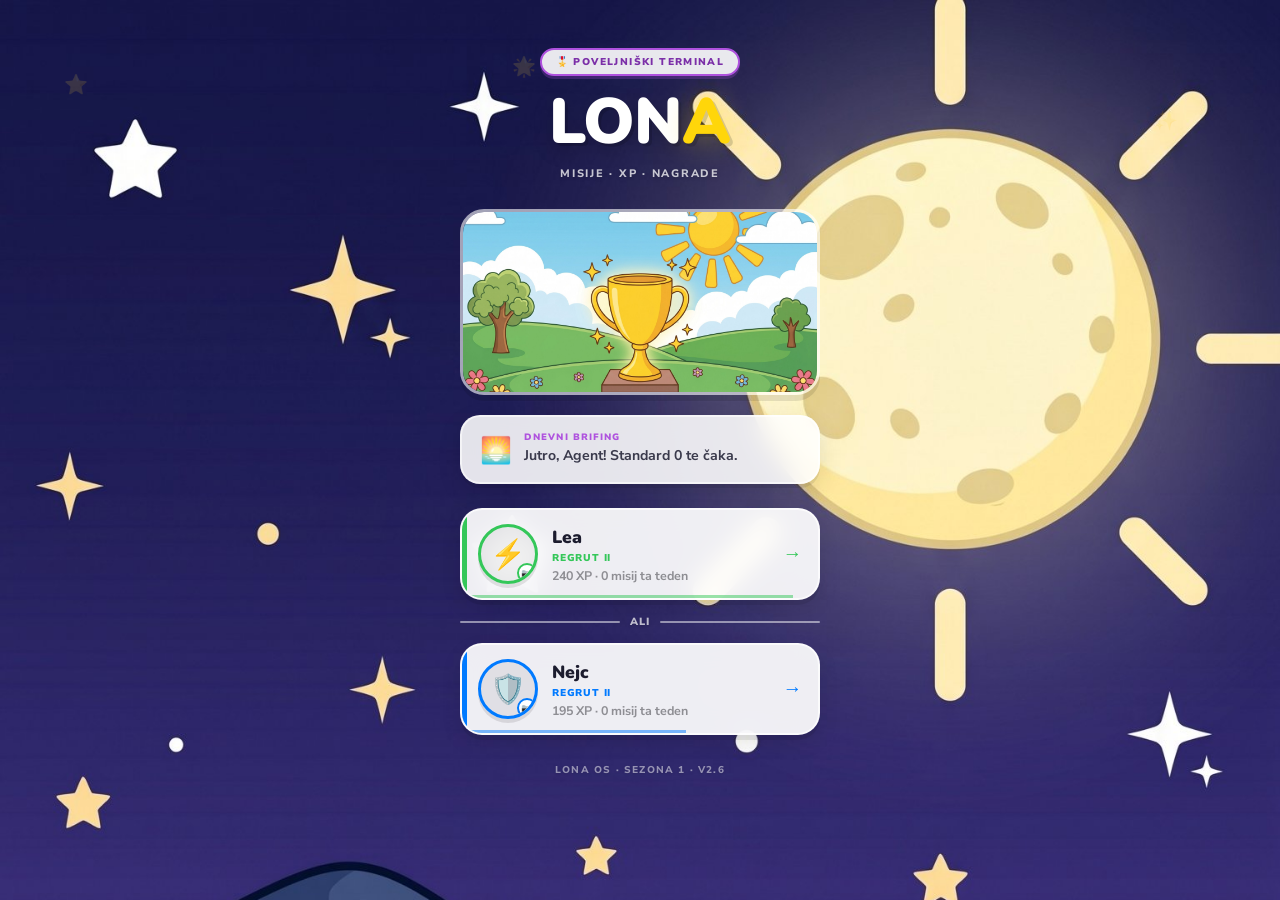
<file: home.html>
<!DOCTYPE html>
<html lang="sl">
<head>
<meta charset="UTF-8"/>
<meta name="viewport" content="width=device-width,initial-scale=1.0,viewport-fit=cover"/>
<meta name="theme-color" content="#1E2438"/>
<link rel="manifest" href="manifest.json"/>
<link rel="icon" type="image/png" href="favicon.png"/>
<meta name="mobile-web-app-capable" content="yes"/>
<meta name="apple-mobile-web-app-capable" content="yes"/>
<meta name="apple-mobile-web-app-status-bar-style" content="black-translucent"/>
<meta name="apple-mobile-web-app-title" content="LONA OS"/>
<title>LONA OS</title>

<style>
*,*::before,*::after{box-sizing:border-box;margin:0;padding:0}
body{font-family:'Nunito Sans','DM Sans',system-ui,sans-serif;background:#F0F4FF;color:#1C1C2E;min-height:100dvh;padding-bottom:var(--page-padding-bottom);overflow-x:hidden}

/* TOP BAR */
.top-bar{display:flex;align-items:center;gap:10px;padding:var(--topbar-padding);background:rgba(255,255,255,.95);border-bottom:2.5px solid rgba(0,0,0,.07);backdrop-filter:blur(16px);position:sticky;top:0;z-index:100}
.top-bar__logo{font-family:'Nunito',sans-serif;font-size:var(--topbar-logo-size);color:#1C1C2E;font-weight:900;letter-spacing:.06em;flex-shrink:0}
.logo-accent{color:#72D68A}
.top-bar__agent{flex:1;display:flex;align-items:center;gap:6px;cursor:pointer;justify-content:center}
.top-bar__agent-name{font-size:var(--topbar-agent-size);font-weight:800;letter-spacing:.08em;text-transform:uppercase;color:#8E8E93}
.status-dot{width:6px;height:6px;border-radius:50%;background:#72D68A;flex-shrink:0}

/* CMD PANEL */
#cmd-panel-section{padding:0 var(--page-padding-x)}

/* VIEWS */
.view{display:none;animation:fadeIn .25s ease}
.view.active{display:block}
@keyframes fadeIn{from{opacity:0;transform:translateY(6px)}to{opacity:1;transform:translateY(0)}}

/* LOCATION PICKER */
.loc-pick-wrap{display:grid;grid-template-columns:var(--locpick-cols);gap:var(--locpick-gap);padding:var(--locpick-padding)}
.loc-pick-btn{display:flex;flex-direction:column;align-items:center;gap:4px;padding:var(--locpick-btn-pad);border-radius:var(--locpick-radius);border:1.5px solid rgba(255,255,255,.12);background:rgba(255,255,255,.10);cursor:pointer;transition:all .2s ease;-webkit-tap-highlight-color:transparent;font-family:var(--font-body);touch-action:manipulation}
.loc-pick-btn:active{transform:scale(.93)}
.loc-pick-btn__icon{font-size:var(--locpick-icon-size);line-height:1}
.loc-pick-btn__label{font-size:var(--locpick-label-size);font-weight:700;letter-spacing:.04em;text-transform:uppercase;color:rgba(240,238,248,.6)}
.loc-pick-btn--active{transform:scale(1.04)}
.loc-pick-btn--eq.loc-pick-btn--active{background:rgba(175,82,222,.18);border-color:rgba(175,82,222,.5)}
.loc-pick-btn--eq.loc-pick-btn--active .loc-pick-btn__label{color:#CF8FFF}
.loc-pick-btn--indoor.loc-pick-btn--active{background:rgba(120,160,255,.2);border-color:rgba(90,175,122,.4)}
.loc-pick-btn--indoor.loc-pick-btn--active .loc-pick-btn__label{color:#72D68A}
.loc-pick-btn--outdoor.loc-pick-btn--active{background:rgba(52,199,89,.12);border-color:rgba(52,199,89,.35)}
.loc-pick-btn--outdoor.loc-pick-btn--active .loc-pick-btn__label{color:#34C759}
.loc-pick-btn--mine.loc-pick-btn--active{background:rgba(255,149,0,.12);border-color:rgba(255,149,0,.35)}
.loc-pick-btn--mine.loc-pick-btn--active .loc-pick-btn__label{color:#FF9500}
.loc-pick-btn--skupaj.loc-pick-btn--active{background:rgba(0,122,255,.12);border-color:rgba(0,122,255,.35)}
.loc-pick-btn--skupaj.loc-pick-btn--active .loc-pick-btn__label{color:#5AC8FA}

/* MISSION CARDS */
.mission-list{display:flex;flex-direction:column;gap:var(--mc-gap)}
.mc{display:flex!important;align-items:center;gap:12px;padding:var(--mc-padding);border-radius:var(--mc-radius);cursor:pointer;-webkit-tap-highlight-color:transparent;opacity:0;transform:translateY(10px);animation:none!important}
.mc.mc-in{opacity:1!important;transform:translateY(0)!important;transition:opacity .28s ease,transform .28s ease}
.mc:active{transform:scale(.97);filter:brightness(1.1)}
.mc.mc-locked{opacity:.38;cursor:not-allowed}
.mc__icon{width:var(--mc-icon-size);height:var(--mc-icon-size);border-radius:12px;display:flex;align-items:center;justify-content:center;font-size:var(--mc-icon-font);flex-shrink:0}
.mc__body{flex:1;min-width:0}
.mc__name{font-size:var(--mc-name-size);font-weight:700;color:#F0EEF8;margin:0;line-height:1.2}
.mc__desc{font-size:var(--mc-desc-size);color:rgba(240,238,248,.38);margin:2px 0 0;overflow:hidden;text-overflow:ellipsis;white-space:nowrap}
.mc__right{flex-shrink:0;text-align:right}
.mc__xp{font-size:var(--mc-xp-size);font-weight:800;margin:0;line-height:1}
.mc__joker{font-size:10px;color:#FFD60A;margin:2px 0 0;font-weight:700}
.mc__joker-btn{padding:4px 9px;border-radius:9px;background:rgba(255,209,102,.15);border:1px solid rgba(255,209,102,.35);color:#FFD60A;font-size:11px;font-weight:800;cursor:pointer;margin-top:4px;display:block;font-family:'DM Sans',sans-serif}
.mc__joker-btn:active{transform:scale(.93)}

/* RIBBON */
.ribbon-wrap{padding:8px var(--page-padding-x) 0}
.ribbon{display:flex;flex-direction:column;gap:var(--rb-gap)}
.rb{display:flex;align-items:center;gap:10px;padding:var(--rb-padding);border-radius:var(--rb-radius);cursor:pointer;transition:transform .15s ease;-webkit-tap-highlight-color:transparent;opacity:0;transform:translateX(-6px)}
.rb.rb-in{opacity:1;transform:translateX(0);transition:opacity .25s ease,transform .25s ease}
.rb:active{transform:scale(.97)}
.rb__icon{width:var(--rb-icon-size);height:var(--rb-icon-size);border-radius:10px;display:flex;align-items:center;justify-content:center;font-size:var(--rb-icon-font);flex-shrink:0}
.rb__body{flex:1;min-width:0}
.rb__name{font-size:var(--rb-name-size);font-weight:700;color:#F0EEF8;margin:0}
.rb__cat{font-size:10px;color:rgba(240,238,248,.38);margin:1px 0 0}
.rb__xp{font-size:var(--rb-xp-size);font-weight:800;flex-shrink:0}

/* RANDOM MISSION CARD */
.rmc-wrap{padding:0 var(--page-padding-x)}
.rmc-scratch{border-radius:var(--rmc-radius);overflow:hidden;position:relative;min-height:var(--rmc-min-height);width:100%;display:flex;flex-direction:column;justify-content:center;align-items:center;text-align:center;cursor:pointer;background:linear-gradient(135deg,#2d1a50,#4a1580,#6a20aa);padding:var(--rmc-padding);gap:12px}
.rmc-scratch:active{transform:scale(.98)}
.rmc-scratch__q{font-size:4rem;display:block;animation:float-q 3s ease-in-out infinite}
@keyframes float-q{0%,100%{transform:translateY(0)}50%{transform:translateY(-10px)}}
.rmc-scratch__label{font-size:.72rem;font-weight:800;letter-spacing:.16em;text-transform:uppercase;color:rgba(255,255,255,.55)}
.rmc-scratch__btn{padding:13px 28px;border-radius:16px;background:#fff;border:none;color:#fff;font-size:.95rem;font-weight:800;cursor:pointer;font-family:'DM Sans',sans-serif;transition:all .2s ease}
.rmc-scratch__btn:active{transform:scale(.95);background:rgba(255,255,255,.28)}
.rmc-spinning .rmc-scratch__q{animation:spin-out .25s ease forwards}
@keyframes spin-out{100%{opacity:0;transform:scale(.4) rotate(180deg)}}
.rmc-revealed{border-radius:var(--rmc-radius);overflow:hidden;position:relative;min-height:var(--rmc-min-height);width:100%;display:flex;flex-direction:column;justify-content:center;align-items:center;text-align:center;animation:reveal-in .4s cubic-bezier(.34,1.56,.64,1) both}
@keyframes reveal-in{from{opacity:0;transform:scale(.85) rotateY(20deg)}to{opacity:1;transform:scale(1) rotateY(0)}}
.rmc-revealed__bg{position:absolute;inset:0}
.rmc-revealed__overlay{position:absolute;inset:0;background:linear-gradient(to top,rgba(0,0,0,.88) 0%,rgba(0,0,0,.2) 55%,transparent 100%)}
.rmc-revealed__body{position:relative;padding:24px 20px;width:100%}
.rmc-revealed__cat{font-size:.6rem;font-weight:800;letter-spacing:.16em;text-transform:uppercase;color:rgba(255,255,255,.5);margin-bottom:8px}
.rmc-revealed__icon{font-size:var(--rmc-icon-size);display:block;margin-bottom:8px}
.rmc-revealed__name{font-family:'DM Serif Display',serif;font-size:var(--rmc-title-size);color:#fff;margin:0 0 4px;line-height:1.2}
.rmc-revealed__desc{font-size:var(--rmc-desc-size);color:rgba(255,255,255,.55);margin:0 0 14px}
.rmc-pills{display:flex;gap:8px;justify-content:center;margin-bottom:16px}
.rmc-pill{padding:5px 12px;border-radius:20px;font-size:.78rem;font-weight:800}
.rmc-pill--xp{background:rgba(114,214,138,.2);color:#72D68A;border:1px solid rgba(114,214,138,.35)}
.rmc-pill--coins{background:rgba(255,214,10,.15);color:#FFD60A;border:1px solid rgba(255,214,10,.3)}
.rmc-pill--joker{background:rgba(255,209,102,.15);color:#FFD60A;border:1px solid rgba(255,209,102,.3)}
.rmc-btns{display:flex;gap:8px;justify-content:center}
.rmc-btn-do{padding:13px 32px;border-radius:14px;background:#fff;color:#1a1a2e;font-size:.9rem;font-weight:800;border:none;cursor:pointer;font-family:'DM Sans',sans-serif;transition:transform .15s ease}
.rmc-btn-do:active{transform:scale(.95)}
.rmc-btn-sm{width:48px;height:48px;border-radius:14px;display:flex;align-items:center;justify-content:center;font-size:1.1rem;cursor:pointer;transition:transform .15s ease;font-family:'DM Sans',sans-serif}
.rmc-btn-sm:active{transform:scale(.92)}
.rmc-btn-skip{background:rgba(255,209,102,.2);color:#FFD60A;border:1px solid rgba(255,209,102,.4)}
.rmc-btn-next{background:rgba(255,255,255,.15);color:rgba(255,255,255,.7);border:none}

/* BOTTOM NAV */
.bottom-nav{position:fixed;bottom:12px;left:50%;transform:translateX(-50%);width:var(--nav-width);max-width:var(--nav-max-width);display:flex;background:rgba(10,18,10,.94);border:1px solid rgba(120,160,255,.22);border-radius:var(--nav-radius);padding:var(--nav-padding);padding-bottom:max(8px,env(safe-area-inset-bottom));gap:0;z-index:100;backdrop-filter:blur(16px);box-shadow:0 4px 24px rgba(0,0,0,.5)}
.bottom-nav__item{flex:1;display:flex;flex-direction:column;align-items:center;gap:4px;padding:7px 4px;cursor:pointer;position:relative;background:none;border:none;-webkit-tap-highlight-color:transparent}
.bottom-nav__item svg{width:var(--nav-icon-size);height:var(--nav-icon-size)}
.bottom-nav__item span{font-size:var(--nav-label-size);font-weight:600;letter-spacing:.06em;text-transform:uppercase;color:rgba(240,238,248,.45)}
.bottom-nav__item--active span{color:#72D68A;font-weight:800}
.bottom-nav__item--active::after{content:"";position:absolute;bottom:-4px;width:4px;height:4px;border-radius:50%;background:#72D68A}

/* SETTINGS */
.settings-overlay{display:none;position:fixed;inset:0;z-index:9000;background:rgba(0,0,0,.85);backdrop-filter:blur(8px);align-items:center;justify-content:center}
</style>
<link rel="stylesheet" href="style.css"/>
<link rel="stylesheet" href="shared.css"/>
<link rel="stylesheet" href="mobile.css"/>
<link rel="stylesheet" href="desktop.css"/>

<style>
body { background: #87CEEB; }
.top-bar { background: rgba(255,255,255,.88) !important; backdrop-filter: blur(16px) !important; }
.da-loc-btn { background: rgba(255,255,255,.92) !important; }
.mc, .rb { background: rgba(255,255,255,.88) !important; backdrop-filter: blur(10px) !important; border-color: rgba(255,255,255,.5) !important; }
.main-scroll { background: transparent !important; }
.ribbon-wrap { display: none !important; }
.bottom-nav { background: rgba(255,255,255,.88) !important; backdrop-filter: blur(20px) !important; z-index: 200 !important; }
#arena-circle { box-shadow: 0 8px 0 rgba(0,0,0,.15), 0 0 0 6px rgba(255,255,255,.95) !important; }
</style>

<style>
/* ── PARALLAX ─────────────────────────────────────────────── */
[data-parallax] {
  transition: transform 0.05s linear;
  will-change: transform;
}
/* Ozadje mora biti večje da ni vidnih robov med premikanjem */
#bg-wrap img {
  width: 110% !important;
  height: 110% !important;
  margin: -5% !important;
}
/* Arena wrapper mora imeti overflow visible za maskoto */
#da-mission-row[data-parallax] {
  overflow: visible !important;
}
</style>
</head>
<body>

<div data-parallax="1" id="bg-wrap" style="position:fixed;inset:-5%;z-index:0;overflow:hidden;pointer-events:none"><img src="assets/bg-day.png" id="bg-source" alt="" style="width:100%;height:100%;object-fit:cover;object-position:center top"></div>
<header class="top-bar" style="position:relative;z-index:100">
  <div class="top-bar__logo" onclick="location.replace('index.html')" style="cursor:pointer">[LONA<span class="logo-accent">_OS</span>]</div>
  <div class="top-bar__agent" onclick="location.replace('index.html')" title="Zamenjaj agenta">
    <span class="status-dot"></span>
    <span class="top-bar__agent-name" id="current-agent-name">Agent</span>
    <span style="font-size:.65rem;opacity:.4">⇄</span>
  </div>
  <button onclick="document.getElementById('settings-panel').style.display='flex'"
    style="width:34px;height:34px;border-radius:50%;background:#F2F2F7;border:2.5px solid rgba(0,0,0,.08);color:#8E8E93;font-size:14px;cursor:pointer;flex-shrink:0;box-shadow:0 2px 0 rgba(0,0,0,.08)">⚙</button>
  <button onclick="location.href='commander.html'"
    style="width:34px;height:34px;border-radius:50%;background:#F5EEFF;border:2.5px solid #AF52DE;color:#AF52DE;font-size:14px;cursor:pointer;flex-shrink:0;box-shadow:0 2px 0 #7B2FA8" title="Commander Panel">🎖️</button>
</header>

<main class="main-scroll" style="padding:0 0 100px;gap:0;max-width:100%;position:relative;z-index:1">
  <section id="cmd-panel-section"></section>

  <!-- DESKTOP ARENA (JS ga zgradi na 768px+) -->
  <div id="desktop-arena-wrap"></div>

  <!-- MOBILE: LOCATION PICKER -->
  <div class="loc-pick-wrap">
    <button class="loc-pick-btn loc-pick-btn--eq" onclick="pickLocation('eq')">
      <span class="loc-pick-btn__icon">⚡</span>
      <span class="loc-pick-btn__label">EQ</span>
    </button>
    <button class="loc-pick-btn loc-pick-btn--indoor" onclick="pickLocation('indoor')">
      <span class="loc-pick-btn__icon">🏠</span>
      <span class="loc-pick-btn__label">V hiši</span>
    </button>
    <button class="loc-pick-btn loc-pick-btn--outdoor" onclick="pickLocation('outdoor')">
      <span class="loc-pick-btn__icon">🌲</span>
      <span class="loc-pick-btn__label">Zunaj</span>
    </button>
    <button class="loc-pick-btn loc-pick-btn--mine" onclick="pickLocation('mine')">
      <span class="loc-pick-btn__icon">⭐</span>
      <span class="loc-pick-btn__label">Moje</span>
    </button>
    <button class="loc-pick-btn loc-pick-btn--all" onclick="pickLocation('all')">
      <span class="loc-pick-btn__icon">🗂</span>
      <span class="loc-pick-btn__label">Vse</span>
    </button>
    <button class="loc-pick-btn loc-pick-btn--skupaj" onclick="pickLocation('skupaj')">
      <span class="loc-pick-btn__icon">👥</span>
      <span class="loc-pick-btn__label">Skupaj</span>
    </button>
  </div>

  <!-- MOBILE: RANDOM MISSION CARD -->
  <div id="random-mission-wrap" style="display:none">
    <div class="rmc-wrap">
      <div id="random-mission-card" style="min-height:220px;border-radius:22px;overflow:hidden"></div>
    </div>
  </div>

</main>

<!-- SETTINGS -->
<div id="settings-panel" class="settings-overlay">
  <div style="background:#fff;border:2.5px solid rgba(0,0,0,.08);border-radius:28px;padding:26px 20px;max-width:320px;width:calc(100% - 32px);display:flex;flex-direction:column;gap:10px;box-shadow:0 20px 60px rgba(0,0,0,.2)">
    <p style="font-family:'Nunito',sans-serif;font-size:1.1rem;font-weight:900;color:#1C1C2E;text-align:center">⚙️ Nastavitve</p>
    <button onclick="lonaReset()" style="padding:13px;border-radius:16px;background:#FFF0EE;border:2.5px solid #FF3B30;color:#FF3B30;font-size:.9rem;font-weight:900;font-family:'Nunito',sans-serif;cursor:pointer;box-shadow:0 4px 0 #C0002A">🔄 Reset vse podatke</button>
    <button onclick="lonaDebug();document.getElementById('settings-panel').style.display='none'" style="padding:13px;border-radius:16px;background:#EFF6FF;border:2.5px solid #007AFF;color:#007AFF;font-size:.9rem;font-weight:900;font-family:'Nunito',sans-serif;cursor:pointer;box-shadow:0 4px 0 #0055B3">🔍 Debug (konzola)</button>
    <button onclick="document.getElementById('settings-panel').style.display='none'" style="padding:13px;border-radius:16px;background:#F2F2F7;border:2.5px solid rgba(0,0,0,.08);color:#8E8E93;font-size:.9rem;font-weight:800;font-family:'Nunito',sans-serif;cursor:pointer">Zapri</button>
  </div>
</div>

<script src="config.js"></script>
<script src="engine/gatekeeper.js"></script>
<script src="engine/xp.js"></script>
<script src="engine/cooldown.js"></script>
<script src="engine/joker.js"></script>
<script src="engine/actionPrompt.js"></script>
<script src="engine/mastery.js"></script>
<script src="engine/season.js"></script>
<script src="engine/equipment.js"></script>
<script src="engine/eq.js"></script>
<script src="engine/bank.js"></script>
<script src="engine/attributes.js"></script>
<script src="engine/progressive.js"></script>
<script src="engine/streak.js"></script>
<script src="engine/custom_missions.js"></script>
<script src="engine/scholar.js"></script>
<script src="engine.js"></script>

<script>
if (!localStorage.getItem("lona_current_agent")) location.replace("index.html");

document.getElementById("settings-panel").addEventListener("click", e => {
  if (e.target === document.getElementById("settings-panel"))
    document.getElementById("settings-panel").style.display = "none";
});

window.addEventListener('pageshow', () => {
  if (typeof renderCmdAgents === 'function') renderCmdAgents();
  _refreshCurrentView();
});

if ('serviceWorker' in navigator) navigator.serviceWorker.register('./sw.js').catch(()=>{});

// Nočno ozadje
(function() {
  const h = new Date().getHours();
  if (h >= 19 || h < 6) {
    const img = document.getElementById('bg-source');
    if (img) {
      const t = new Image();
      t.onload = () => { img.src = 'assets/bg-night.png'; document.body.style.background = '#1A1446'; };
      t.src = 'assets/bg-night.png';
    }
  }
})();

/* ── ARENA — mobil + desktop ───────────────────────────── */
function _initDesktopArena() {
  const wrap = document.getElementById('desktop-arena-wrap');
  if (!wrap || wrap.children.length > 0) return;

  const isMobile = window.innerWidth < 768;
  const screenW  = Math.min(window.innerWidth, 480);

  const circleSize = isMobile ? Math.round(screenW * 0.44) : 320;
  const orbitR     = isMobile ? Math.round(screenW * 0.37) : 240;
  const size       = isMobile ? Math.round(screenW * 1.0)  : 760;
  const cX = size / 2, cY = size / 2;

  const locs = [
    { key:'eq',      icon:'⚡', img:'assets/icon-eq.png',      label:'EQ',     angle:-120 },
    { key:'skupaj',  icon:'👥', img:'assets/icon-skupaj.png',  label:'Skupaj', angle:-60  },
    { key:'indoor',  icon:'🏠', img:'assets/icon-indoor.png',  label:'V hiši', angle:0    },
    { key:'all',     icon:'🗂', img:'',                         label:'Vse',    angle:60   },
    { key:'mine',    icon:'⭐', img:'assets/icon-mine.png',    label:'Moje',   angle:120  },
    { key:'outdoor', icon:'🌲', img:'assets/icon-outdoor.png', label:'Zunaj',  angle:180  },
  ];

  wrap.innerHTML = `
    <div class="desktop-arena" style="overflow:visible">
      <div class="da-agent-row">
        <div class="da-agent-circle" id="desktop-agent-card"></div>
      </div>
      <div id="da-mission-row" data-parallax="2"
           style="position:relative;width:${size}px;height:${size}px;
                  flex-shrink:0;overflow:visible;margin:0 auto">
        <div id="arena-circle"
             style="position:absolute;top:50%;left:50%;
                    transform:translate(-50%,-50%);
                    width:${circleSize}px;height:${circleSize}px;
                    border-radius:50%;overflow:visible;z-index:2;
                    background:transparent;
                    display:flex;flex-direction:column;align-items:center;
                    justify-content:flex-end;text-align:center;cursor:pointer;">
        </div>
      </div>
    </div>`;

  // Orbit gumbi
  const row = document.getElementById('da-mission-row');
  locs.forEach(l => {
    const rad = l.angle * Math.PI / 180;
    const x = cX + orbitR * Math.cos(rad);
    const y = cY + orbitR * Math.sin(rad);
    const btn = document.createElement('button');
    btn.className = `da-loc-btn da-loc--${l.key}`;
    btn.style.cssText = `position:absolute;left:${x}px;top:${y}px;transform:translate(-50%,-50%)`;
    const iconHTML = l.img
      ? `<img src="${l.img}" alt="${l.label}"
             style="width:${isMobile?'42px':'58px'};height:${isMobile?'42px':'58px'};
                    object-fit:contain;display:block;pointer-events:none;
                    filter:drop-shadow(0 3px 6px rgba(0,0,0,.2));
                    transition:transform .15s ease"/>`
      : `<span class="da-icon">${l.icon}</span>`;
    btn.innerHTML = `${iconHTML}<span class="da-label">${l.label}</span>`;
    btn.onclick = () => _dLoc(l.key);
    row.appendChild(btn);
  });

  // Skrij staro
  const fb = document.getElementById('loc-pick-fallback');
  if (fb) fb.style.display = 'none';
  const mw = document.getElementById('random-mission-wrap');
  if (mw) mw.style.display = 'none';
  const rw = document.querySelector('.ribbon-wrap');
  if (rw) rw.style.display = 'none';

  if (typeof renderCmdAgents === 'function') renderCmdAgents();
  setTimeout(() => _dLoc('indoor'), 80);
}

// Trenutna lokacija in misija za areno
let _arenaLoc = 'indoor';
let _arenaMission = null;

function _dLoc(loc) {
  _arenaLoc = loc;
  document.querySelectorAll('.da-loc-btn').forEach(b => b.classList.remove('da-loc--active'));
  const btn = document.querySelector('.da-loc--' + loc);
  if (btn) btn.classList.add('da-loc--active');
  _arenaPickMission(loc);
  _arenaShowScratch(loc);
}

function _arenaPickMission(loc) {
  if (typeof LONA_CONFIG === 'undefined') return;
  const hidden = window._hiddenMissions || JSON.parse(localStorage.getItem('lona_hidden_missions') || '[]');
  const customs = typeof customLoad === 'function'
    ? (Array.isArray(customLoad()) ? customLoad() : Object.values(customLoad())) : [];

  let pool = [];
  if (loc === 'mine') {
    pool = customs.filter(m => !hidden.includes(m.id) && !(typeof isOnCooldown==='function' && isOnCooldown(m.id)));
  } else {
    pool = Object.values(LONA_CONFIG.missions).filter(m => {
      if (hidden.includes(m.id)) return false;
      if (typeof isOnCooldown==='function' && isOnCooldown(m.id)) return false;
      if (loc==='eq')      return m.category==='eq';
      if (loc==='indoor')  return (m.location==='indoor'||m.location==='any') && m.category!=='eq';
      if (loc==='outdoor') return (m.location==='outdoor'||m.location==='any'||m.category==='outdoor'||m.category==='body'||m.category==='fear') && m.category!=='eq';
      if (loc==='skupaj')  return m.category==='social'||m.tags?.includes('skupaj')||m.location==='any';
      return true;
    });
  }
  if (!pool.length) { _arenaMission = null; return; }
  _arenaMission = pool[Math.floor(Math.random() * pool.length)];
}

function _arenaShowScratch(loc) {
  const circle = document.getElementById('arena-circle');
  if (!circle) return;

  const sz = parseInt(circle.style.width) || 180;
  const labels = {eq:'EQ misija te čaka',indoor:'Misija v hiši te čaka',
    outdoor:'Zunanja misija',mine:'Posebna misija',skupaj:'Skupna misija',all:'Naključna misija'};

  circle.style.background = 'linear-gradient(135deg,#7B2FA8,#AF52DE,#BF5AF2)';
  circle.style.boxShadow = '0 8px 0 rgba(0,0,0,.15),0 0 0 5px rgba(255,255,255,.9)';
  circle.style.overflow = 'hidden';
  circle.onclick = _arenaReveal;
  circle.innerHTML = `
    <span style="font-size:${Math.round(sz*0.22)}px;display:block;
                 animation:float-q 3s ease-in-out infinite;
                 filter:drop-shadow(0 2px 6px rgba(0,0,0,.2))">🎯</span>
    <p style="font-size:${Math.max(8,Math.round(sz*0.056))}px;font-weight:900;
              letter-spacing:.06em;text-transform:uppercase;
              color:rgba(255,255,255,.9);margin:4px 8px;line-height:1.3;
              font-family:'Nunito',sans-serif">${labels[loc]||'Misija te čaka'}</p>
    <button onclick="event.stopPropagation();_arenaReveal()"
      style="padding:${Math.round(sz*0.035)}px ${Math.round(sz*0.1)}px;
             border-radius:50px;background:#fff;border:none;
             color:#7B2FA8;font-size:${Math.max(9,Math.round(sz*0.062))}px;
             font-weight:900;cursor:pointer;font-family:'Nunito',sans-serif;
             box-shadow:0 3px 0 rgba(0,0,0,.12);margin-top:5px">
      Izvleči 🎲
    </button>`;
}

function _arenaReveal() {
  const circle = document.getElementById('arena-circle');
  if (!circle) return;

  if (!_arenaMission) {
    _arenaPickMission(_arenaLoc);
    if (!_arenaMission) {
      const sz2 = parseInt(circle.style.width)||180;
      circle.style.background = 'linear-gradient(135deg,#1a2a1a,#2d4a2d)';
      circle.innerHTML = `<span style="font-size:${Math.round(sz2*0.22)}px">🔒</span>
        <p style="font-size:${Math.max(8,Math.round(sz2*0.06))}px;color:rgba(255,255,255,.7);margin:6px 10%;line-height:1.3;font-weight:700">Vse opravljeno!</p>`;
      return;
    }
  }

  const m   = _arenaMission;
  const sz  = parseInt(circle.style.width) || 180;
  const xp  = m.baseXp || m.xp || 20;
  const coins = m.coins || Math.round(xp * (typeof LONA_CONFIG !== 'undefined' ? (LONA_CONFIG.coinsPerXp||0.4) : 0.4));

  const CAT_G = {
    hygiene:['#34C759','#248A3D'],cleaning:['#007AFF','#0055B3'],
    kitchen:['#FF9500','#C47000'],organisation:['#AF52DE','#7B2FA8'],
    fitness:['#FF6B00','#C44E00'],outdoor:['#30D158','#1E8F3A'],
    eq:['#BF5AF2','#8944AB'],fear:['#FF2D55','#C0002E'],
    creativity:['#FFD60A','#B89800'],social:['#5AC8FA','#0070A8'],
    custom:['#34C759','#248A3D'],
  };
  const g = CAT_G[m.category] || ['#007AFF','#0055B3'];

  circle.style.background = `linear-gradient(135deg,${g[0]},${g[1]})`;
  circle.style.boxShadow = '0 8px 0 rgba(0,0,0,.15),0 0 0 5px rgba(255,255,255,.9)';
  circle.style.overflow = 'hidden';
  circle.onclick = () => { _arenaPickMission(_arenaLoc); _arenaShowScratch(_arenaLoc); };
  circle.innerHTML = `
    <span style="font-size:${Math.round(sz*0.18)}px;filter:drop-shadow(0 2px 4px rgba(0,0,0,.2))">${m.icon||'📋'}</span>
    <p style="font-family:'Nunito',sans-serif;font-size:${Math.max(9,Math.round(sz*0.08))}px;
              color:#fff;margin:2px 6%;line-height:1.2;font-weight:900;
              text-shadow:0 1px 3px rgba(0,0,0,.2)">${m.label}</p>
    <p style="font-size:${Math.max(7,Math.round(sz*0.05))}px;color:rgba(255,255,255,.8);
              margin:1px 10%;line-height:1.3;font-weight:600">${m.desc||''}</p>
    <div style="display:flex;gap:4px;margin-top:5px;justify-content:center">
      <span style="font-size:${Math.max(8,Math.round(sz*0.055))}px;font-weight:900;color:#fff;background:rgba(0,0,0,.2);padding:3px 9px;border-radius:20px;font-family:'Nunito',sans-serif">+${xp} XP</span>
      <span style="font-size:${Math.max(8,Math.round(sz*0.055))}px;font-weight:900;color:#FFD60A;background:rgba(0,0,0,.2);padding:3px 9px;border-radius:20px;font-family:'Nunito',sans-serif">🪙${coins}</span>
    </div>
    <button onclick="event.stopPropagation();_arenaDoMission()"
      style="margin-top:6px;padding:${Math.round(sz*0.035)}px ${Math.round(sz*0.09)}px;
             border-radius:50px;background:#fff;color:${g[0]};
             font-size:${Math.max(9,Math.round(sz*0.065))}px;font-weight:900;
             border:none;cursor:pointer;font-family:'Nunito',sans-serif;box-shadow:0 3px 0 rgba(0,0,0,.12)">
      ✓ Opravi
    </button>`;
}

function _arenaDoMission() {
  if (!_arenaMission) return;
  const agentId = getCurrentAgent();
  if (!isGatekeeperApproved()) { lonaToast('Najprej opravi Standard 0! 🔒','red'); return; }
  if (typeof isDailyLocked==='function' && isDailyLocked(agentId)) { lonaToast('Dnevni limit dosežen! 🔒','red'); return; }
  showQualityCheck(agentId, _arenaMission, null, (compromised) => {
    const xp = compromised ? Math.floor((_arenaMission.baseXp||_arenaMission.xp||20)/2) : (_arenaMission.baseXp||_arenaMission.xp||20);
    const coins = _arenaMission.coins || Math.round(xp*(LONA_CONFIG.coinsPerXp||0.4));
    addXp(agentId, xp);
    if (!compromised && _arenaMission.cooldownHrs) setCooldown(_arenaMission.id, _arenaMission.cooldownHrs);
    logMission(agentId, _arenaMission.id, xp, {label:_arenaMission.label}, compromised);
    if (typeof showXpFloat==='function') showXpFloat(xp);
    lonaToast(compromised ? `⚠️ Površno — +${xp} XP` : `+${xp} XP  +${coins} 🪙 ✓`, compromised?'red':'green');
    if (typeof renderCmdAgents==='function') renderCmdAgents();
    setTimeout(() => _dLoc(_arenaLoc), 400);
  });
}

window.addEventListener('DOMContentLoaded', _initDesktopArena);
window.addEventListener('resize', () => {
  const wrap = document.getElementById('desktop-arena-wrap');
  if (wrap) wrap.innerHTML = '';
  _initDesktopArena();
});
</script>

<nav class="bottom-nav" aria-label="Navigacija">
  <button class="bottom-nav__item bottom-nav__item--active" aria-current="page">
    <svg viewBox="0 0 24 24" fill="none" stroke="#007AFF" stroke-width="2.2"><path d="M3 9l9-7 9 7v11a2 2 0 01-2 2H5a2 2 0 01-2-2z"/></svg>
    <span>Baza</span>
  </button>
  <button class="bottom-nav__item" onclick="location.replace('hub.html')">
    <svg viewBox="0 0 24 24" fill="none" stroke="rgba(0,0,0,.3)" stroke-width="2"><circle cx="12" cy="12" r="10"/><path d="M12 8v4l3 3"/></svg>
    <span>Hub</span>
  </button>
  <button class="bottom-nav__item" onclick="location.replace('library.html')">
    <svg viewBox="0 0 24 24" fill="none" stroke="rgba(0,0,0,.3)" stroke-width="2"><path d="M4 19.5A2.5 2.5 0 016.5 17H20"/><path d="M6.5 2H20v20H6.5A2.5 2.5 0 014 19.5v-15A2.5 2.5 0 016.5 2z"/></svg>
    <span>Knjižnica</span>
  </button>
  <button class="bottom-nav__item" onclick="location.replace('profile.html')">
    <svg viewBox="0 0 24 24" fill="none" stroke="rgba(0,0,0,.3)" stroke-width="2"><path d="M20 21v-2a4 4 0 00-4-4H8a4 4 0 00-4 4v2"/><circle cx="12" cy="7" r="4"/></svg>
    <span>Profil</span>
  </button>
</nav>

<script src="parallax.js"></script>
</body>
</html>
</file>
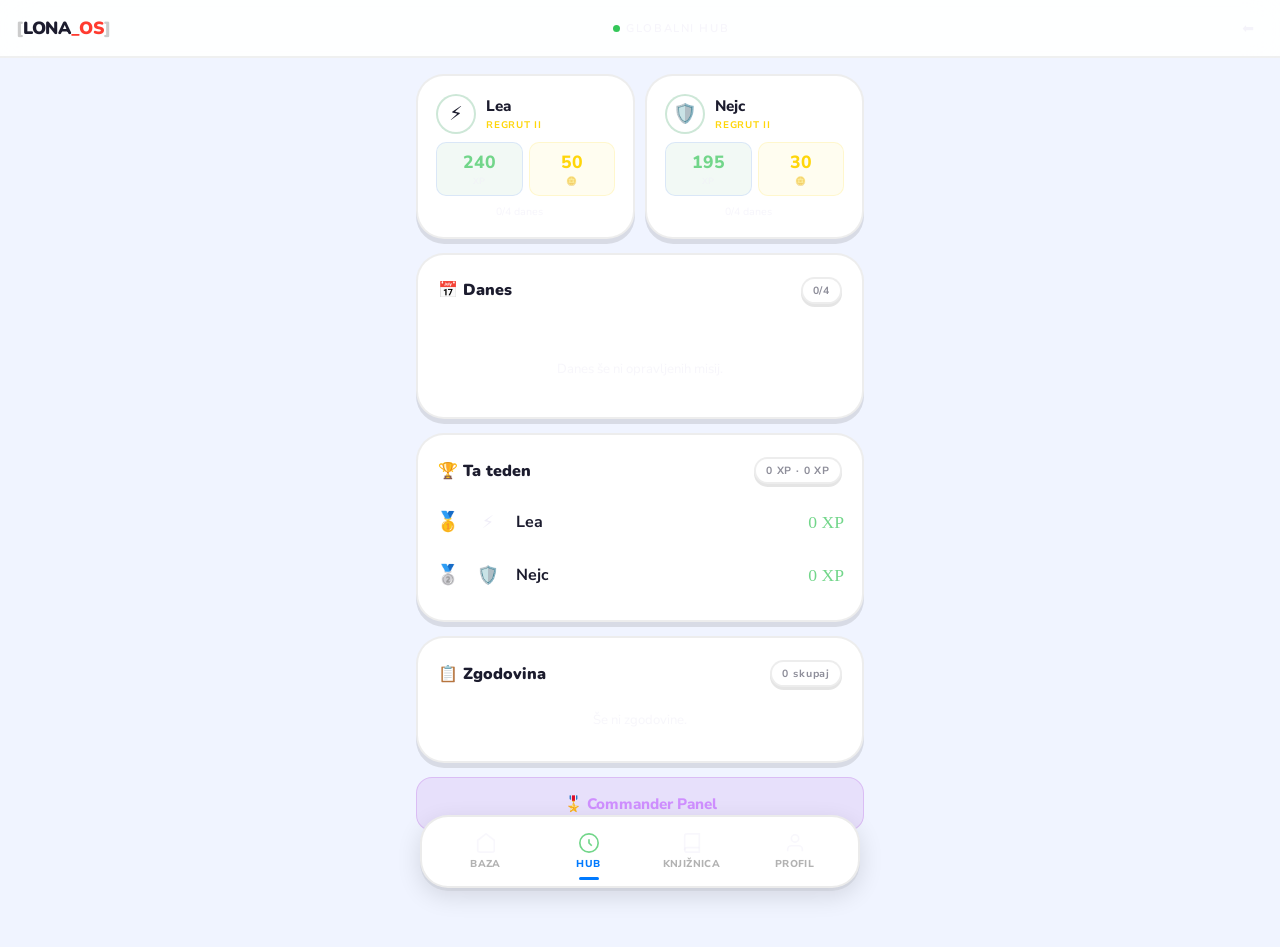
<file: hub.html>
<!DOCTYPE html>
<html lang="sl">
<head>
<meta charset="UTF-8"/>
<meta name="viewport" content="width=device-width,initial-scale=1.0,viewport-fit=cover"/>
<meta name="theme-color" content="#1E2438"/>
<link rel="manifest" href="manifest.json"/>
<link rel="icon" type="image/png" href="favicon.png"/>
<meta name="mobile-web-app-capable" content="yes"/>
<meta name="apple-mobile-web-app-capable" content="yes"/>
<meta name="apple-mobile-web-app-status-bar-style" content="black-translucent"/>
<title>LONA OS — Hub</title>
<style>
*,*::before,*::after{box-sizing:border-box;margin:0;padding:0}
body{font-family:'DM Sans',sans-serif;background:#232840;color:#F0EEF8;min-height:100dvh;padding-bottom:calc(100px + env(safe-area-inset-bottom));overflow-x:hidden}

/* TOP BAR */
.top-bar{display:flex;align-items:center;gap:10px;padding:14px 16px;background:rgba(10,18,10,.95);border-bottom:1px solid rgba(120,160,255,.15);backdrop-filter:blur(12px);position:sticky;top:0;z-index:100}
.top-bar__logo{font-family:'DM Serif Display',serif;font-size:1rem;color:#F0EEF8;letter-spacing:.06em;flex-shrink:0}
.logo-accent{color:#72D68A}
.top-bar__agent{flex:1;display:flex;align-items:center;gap:6px;cursor:pointer;justify-content:center}
.top-bar__agent-name{font-size:.72rem;font-weight:600;letter-spacing:.1em;text-transform:uppercase;color:rgba(240,238,248,.65)}
.status-dot{width:6px;height:6px;border-radius:50%;background:#72D68A;flex-shrink:0}

/* CMD PANEL */
#cmd-panel-section{padding:0 16px}

/* VIEW TABS */
.view-tabs{display:flex;gap:0;padding:12px 16px 0;position:relative}
.view-tab{flex:1;display:flex;flex-direction:column;align-items:center;gap:3px;padding:10px 6px;cursor:pointer;border-bottom:2px solid transparent;transition:all .2s ease;-webkit-tap-highlight-color:transparent}
.view-tab__icon{font-size:20px}
.view-tab__label{font-size:10px;font-weight:700;letter-spacing:.08em;text-transform:uppercase;color:rgba(240,238,248,.45);transition:color .2s ease}
.view-tab--active .view-tab__label{color:#F0EEF8}
.view-tab--eq{border-bottom-color:transparent}.view-tab--eq.view-tab--active{border-bottom-color:#AF52DE}
.view-tab--indoor{border-bottom-color:transparent}.view-tab--indoor.view-tab--active{border-bottom-color:#72D68A}
.view-tab--outdoor{border-bottom-color:transparent}.view-tab--outdoor.view-tab--active{border-bottom-color:#34C759}
.view-tab--all{border-bottom-color:transparent}.view-tab--all.view-tab--active{border-bottom-color:#5AC8FA}

/* VIEWS */
.view{display:none;animation:fadeIn .25s ease}
.view.active{display:block}
@keyframes fadeIn{from{opacity:0;transform:translateY(6px)}to{opacity:1;transform:translateY(0)}}

/* CAROUSEL */
.cat-carousel{display:flex;gap:12px;padding:16px 16px 8px;overflow-x:auto;scroll-snap-type:x mandatory;-webkit-overflow-scrolling:touch;scrollbar-width:none}
.cat-carousel::-webkit-scrollbar{display:none}
.cat-tile{flex-shrink:0;width:150px;height:90px;border-radius:18px;position:relative;overflow:hidden;scroll-snap-align:start;cursor:pointer;transition:transform .2s ease,filter .2s ease,box-shadow .2s ease;border:2px solid transparent;-webkit-tap-highlight-color:transparent}
.cat-tile:active{transform:scale(.94)!important}
.cat-tile.active{border-color:rgba(255,255,255,.3);box-shadow:0 8px 32px rgba(0,0,0,.6);transform:scale(1.04)}
.cat-tile:not(.active){filter:brightness(.65);transform:scale(.96)}
.cat-tile__bg{position:absolute;inset:0}
.cat-tile__overlay{position:absolute;inset:0;background:linear-gradient(to top,rgba(0,0,0,.8) 0%,transparent 65%)}
.cat-tile__body{position:absolute;bottom:0;left:0;right:0;padding:10px 12px}
.cat-tile__icon{font-size:16px;display:block;margin-bottom:2px}
.cat-tile__name{font-size:12px;font-weight:800;color:#fff;margin:0}
.cat-tile__count{font-size:10px;color:rgba(255,255,255,.5);margin:1px 0 0}

/* DRAWER */
.drawer{background:rgba(12,20,12,.98);border-radius:20px 20px 0 0;margin-top:4px;padding:0 16px 16px}
.drawer-handle{width:36px;height:4px;border-radius:2px;background:rgba(255,255,255,.12);margin:10px auto 14px}
.drawer-header{display:flex;align-items:center;justify-content:space-between;margin-bottom:12px}
.drawer-title{font-family:'DM Serif Display',serif;font-size:1.1rem;color:#F0EEF8}
.drawer-meta{display:flex;align-items:center;gap:8px}
.daily-dots{display:flex;gap:4px;align-items:center}
.daily-dot{width:8px;height:8px;border-radius:50%;background:rgba(255,255,255,.15);transition:background .3s ease}
.daily-dot.done{background:#72D68A}
.daily-dot.locked{background:#FF3B30}
.shuffle-btn{padding:5px 12px;border-radius:12px;background:rgba(255,255,255,.10);border:1px solid rgba(255,255,255,.1);color:rgba(240,238,248,.55);font-size:11px;font-weight:700;cursor:pointer;font-family:'DM Sans',sans-serif;-webkit-tap-highlight-color:transparent}
.shuffle-btn:active{transform:scale(.95)}

/* MISSION CARDS */
.mission-list{display:flex;flex-direction:column;gap:7px}
.mc{display:flex!important;align-items:center;gap:12px;padding:12px 14px;border-radius:15px;cursor:pointer;-webkit-tap-highlight-color:transparent;opacity:0;transform:translateY(10px);animation:none!important}
.mc.mc-in{opacity:1!important;transform:translateY(0)!important;transition:opacity .28s ease,transform .28s ease}
.mc:active{transform:scale(.97);filter:brightness(1.1)}
.mc.mc-locked{opacity:.38;cursor:not-allowed}
.mc__icon{width:42px;height:42px;border-radius:12px;display:flex;align-items:center;justify-content:center;font-size:19px;flex-shrink:0}
.mc__body{flex:1;min-width:0}
.mc__name{font-size:13px;font-weight:700;color:#F0EEF8;margin:0;line-height:1.2}
.mc__desc{font-size:11px;color:rgba(240,238,248,.38);margin:2px 0 0;overflow:hidden;text-overflow:ellipsis;white-space:nowrap}
.mc__right{flex-shrink:0;text-align:right}
.mc__xp{font-size:14px;font-weight:800;margin:0;line-height:1}
.mc__joker{font-size:10px;color:#FFD60A;margin:2px 0 0;font-weight:700}
.mc__joker-btn{padding:4px 9px;border-radius:9px;background:rgba(255,209,102,.15);border:1px solid rgba(255,209,102,.35);color:#FFD60A;font-size:11px;font-weight:800;cursor:pointer;margin-top:4px;display:block;font-family:'DM Sans',sans-serif}
.mc__joker-btn:active{transform:scale(.93)}

/* RIBBON (vse misije) */
.ribbon-wrap{padding:8px 16px 0}
.ribbon{display:flex;flex-direction:column;gap:6px}
.rb{display:flex;align-items:center;gap:10px;padding:10px 12px;border-radius:13px;cursor:pointer;transition:transform .15s ease;-webkit-tap-highlight-color:transparent;opacity:0;transform:translateX(-6px)}
.rb.rb-in{opacity:1;transform:translateX(0);transition:opacity .25s ease,transform .25s ease}
.rb:nth-child(odd).rb-in{transform:translateX(0)}
.rb:active{transform:scale(.97)}
.rb__icon{width:36px;height:36px;border-radius:10px;display:flex;align-items:center;justify-content:center;font-size:16px;flex-shrink:0}
.rb__body{flex:1;min-width:0}
.rb__name{font-size:13px;font-weight:700;color:#F0EEF8;margin:0}
.rb__cat{font-size:10px;color:rgba(240,238,248,.38);margin:1px 0 0}
.rb__xp{font-size:12px;font-weight:800;flex-shrink:0}

/* BOTTOM NAV */
.bottom-nav{position:fixed;bottom:12px;left:50%;transform:translateX(-50%);width:calc(100% - 32px);max-width:400px;display:flex;background:rgba(10,18,10,.94);border:1px solid rgba(120,160,255,.22);border-radius:24px;padding:8px 12px max(8px,env(safe-area-inset-bottom));gap:0;z-index:100;backdrop-filter:blur(16px);box-shadow:0 4px 24px rgba(0,0,0,.5)}
.bottom-nav__item{flex:1;display:flex;flex-direction:column;align-items:center;gap:4px;padding:7px 4px;cursor:pointer;position:relative;background:none;border:none;-webkit-tap-highlight-color:transparent}
.bottom-nav__item svg{width:22px;height:22px}
.bottom-nav__item span{font-size:10px;font-weight:600;letter-spacing:.06em;text-transform:uppercase;color:rgba(240,238,248,.45)}
.bottom-nav__item--active span{color:#72D68A;font-weight:800}
.bottom-nav__item--active::after{content:"";position:absolute;bottom:-4px;width:4px;height:4px;border-radius:50%;background:#72D68A}

/* SETTINGS */
.settings-overlay{display:none;position:fixed;inset:0;z-index:9000;background:rgba(0,0,0,.85);backdrop-filter:blur(8px);align-items:center;justify-content:center}

/* ── LOCATION PICKER ─────────────────────────────────── */
.loc-pick-wrap{display:grid;grid-template-columns:repeat(4,1fr);gap:8px;padding:12px 16px 0}
.loc-pick-btn{display:flex;flex-direction:column;align-items:center;gap:4px;padding:12px 6px;
  border-radius:16px;border:1.5px solid rgba(255,255,255,.12);
  background:rgba(255,255,255,.10);cursor:pointer;transition:all .2s ease;
  -webkit-tap-highlight-color:transparent;font-family:var(--font-body)}
.loc-pick-btn:active{transform:scale(.93)}
.loc-pick-btn__icon{font-size:22px;line-height:1}
.loc-pick-btn__label{font-size:10px;font-weight:700;letter-spacing:.06em;
  text-transform:uppercase;color:rgba(240,238,248,.6)}
.loc-pick-btn--active{transform:scale(1.04)}
.loc-pick-btn--eq.loc-pick-btn--active{background:rgba(175,82,222,.18);border-color:rgba(175,82,222,.5)}
.loc-pick-btn--eq.loc-pick-btn--active .loc-pick-btn__label{color:#CF8FFF}
.loc-pick-btn--indoor.loc-pick-btn--active{background:rgba(120,160,255,.2);border-color:rgba(90,175,122,.4)}
.loc-pick-btn--indoor.loc-pick-btn--active .loc-pick-btn__label{color:#72D68A}
.loc-pick-btn--outdoor.loc-pick-btn--active{background:rgba(52,199,89,.12);border-color:rgba(52,199,89,.35)}
.loc-pick-btn--outdoor.loc-pick-btn--active .loc-pick-btn__label{color:#34C759}
.loc-pick-btn--all.loc-pick-btn--active{background:rgba(90,200,250,.1);border-color:rgba(90,200,250,.3)}
.loc-pick-btn--all.loc-pick-btn--active .loc-pick-btn__label{color:#5AC8FA}

/* ── RANDOM MISSION CARD ─────────────────────────────── */
.rmc{border-radius:20px;overflow:hidden;position:relative;
  min-height:160px;display:flex;flex-direction:column;justify-content:flex-end;
  animation:rmc-in .35s cubic-bezier(.34,1.56,.64,1) both}
@keyframes rmc-in{from{opacity:0;transform:scale(.9) translateY(10px)}to{opacity:1;transform:scale(1) translateY(0)}}
.rmc__bg{position:absolute;inset:0}
.rmc__overlay{position:absolute;inset:0;background:linear-gradient(to top,rgba(0,0,0,.85) 0%,rgba(0,0,0,.1) 60%,transparent 100%)}
.rmc__body{position:relative;padding:16px 18px 14px}
.rmc__icon{font-size:2.2rem;display:block;margin-bottom:6px}
.rmc__name{font-family:var(--font-display);font-size:1.4rem;color:#fff;margin:0 0 3px;line-height:1.2}
.rmc__desc{font-size:.78rem;color:rgba(255,255,255,.55);margin:0 0 12px}
.rmc__actions{display:flex;gap:8px}
.rmc__btn{flex:1;padding:11px;border-radius:13px;font-size:.85rem;font-weight:800;
  font-family:var(--font-body);cursor:pointer;transition:all .15s ease;border:none;
  -webkit-tap-highlight-color:transparent}
.rmc__btn:active{transform:scale(.95)}
.rmc__btn--do{background:rgba(255,255,255,.95);color:#232840}
.rmc__btn--skip{background:rgba(255,209,102,.2);border:1px solid rgba(255,209,102,.4)!important;color:#FFD60A}
.rmc__btn--next{background:rgba(255,255,255,.12);color:rgba(255,255,255,.7)}
.rmc__xp{font-size:.78rem;font-weight:700;color:#fff;opacity:.7;text-align:right;margin-bottom:4px}


/* Hub/Library specifično */
.top-bar__meta{flex:1;display:flex;align-items:center;gap:6px;justify-content:center}
.top-bar__title{font-size:.7rem;font-weight:600;letter-spacing:.14em;text-transform:uppercase;color:rgba(240,238,248,.6)}
.top-bar__alert{width:32px;height:32px;border-radius:50%;background:rgba(255,255,255,.10);border:1px solid rgba(255,255,255,.1);color:rgba(240,238,248,.7);font-size:14px;cursor:pointer;flex-shrink:0;display:flex;align-items:center;justify-content:center}
.main-scroll{padding:16px;display:flex;flex-direction:column;gap:12px;max-width:480px;margin:0 auto}
.card{background:rgba(255,255,255,.10);border:1px solid rgba(255,255,255,.12);border-radius:18px;padding:16px}
.section-header{display:flex;align-items:center;justify-content:space-between;padding:4px 2px;margin-bottom:8px}
.section-header__title{font-family:'DM Serif Display',serif;font-size:.95rem;color:rgba(240,238,248,.7);font-weight:400}
.section-header__badge{font-size:.65rem;font-weight:600;color:rgba(240,238,248,.5);padding:3px 8px;background:rgba(255,255,255,.09);border:1px solid rgba(255,255,255,.12);border-radius:20px}
h2,h3{font-family:'DM Serif Display',serif;color:#F0EEF8;font-weight:400}
p,span,label{color:#F0EEF8}
select,input,textarea{background:rgba(255,255,255,.09);border:1px solid rgba(255,255,255,.1);border-radius:10px;color:#F0EEF8;padding:8px 10px;font-family:'DM Sans',sans-serif;font-size:.88rem;outline:none}
select option{background:#2A3050}
button{font-family:'DM Sans',sans-serif}
/* Mastery */
.mastery-card{background:rgba(255,255,255,.10);border:1px solid rgba(255,255,255,.12);border-radius:16px;padding:14px;margin-bottom:8px}
.mastery-section{background:rgba(255,255,255,.10);border:1px solid rgba(255,255,255,.12);border-radius:16px;padding:14px;margin-bottom:8px}
/* Hub specifično */
.hub-stat__val{font-family:'DM Serif Display',serif;font-size:1.4rem;color:#72D68A}
.hub-stat__lbl{font-size:.6rem;font-weight:600;letter-spacing:.1em;text-transform:uppercase;color:rgba(240,238,248,.6)}
.day-row{display:flex;align-items:center;gap:10px;padding:8px 0;border-bottom:1px solid rgba(255,255,255,.09)}
.day-row:last-child{border-bottom:none}
.day-row__name{font-size:.72rem;font-weight:700;color:rgba(240,238,248,.7);width:30px;flex-shrink:0;text-transform:uppercase;letter-spacing:.06em}
.day-row__name--today{color:#72D68A}
.day-row__missions{display:flex;gap:5px;flex:1;flex-wrap:wrap}
.day-mission-chip{font-size:.68rem;font-weight:600;padding:3px 8px;border-radius:20px;cursor:pointer;background:rgba(45,125,82,.12);color:#72D68A;border:1px solid rgba(45,125,82,.2)}
.day-mission-chip--remove{background:rgba(255,59,48,.1);color:#FF6B6B;border-color:rgba(255,59,48,.2)}
.day-row__add{font-size:.7rem;color:rgba(240,238,248,.6);cursor:pointer;padding:3px 8px;border-radius:20px;border:1px dashed rgba(255,255,255,.15);white-space:nowrap}
.bank-item{display:flex;align-items:center;gap:12px;padding:10px 12px;border-radius:12px;border:1px solid rgba(255,255,255,.12);cursor:pointer;background:rgba(255,255,255,.10);margin-bottom:6px}
.bank-item:hover{background:rgba(45,125,82,.12);border-color:#72D68A}
.bank-item__icon{font-size:1.1rem;flex-shrink:0}
.bank-item__name{font-size:.82rem;font-weight:600;color:#F0EEF8}
.bank-item__xp{font-size:.65rem;color:#72D68A;font-weight:600}
.bank-item__add{font-size:.75rem;font-weight:700;color:rgba(240,238,248,.45);width:24px;height:24px;border-radius:50%;border:1.5px solid rgba(255,255,255,.15);display:flex;align-items:center;justify-content:center;flex-shrink:0}
.season-teaser{background:rgba(255,149,0,.08);border:1px solid rgba(255,149,0,.2);border-radius:16px;padding:16px;display:flex;align-items:center;gap:14px}
.briefing-btn{display:flex;align-items:center;justify-content:center;gap:10px;padding:16px;border-radius:14px;background:rgba(255,255,255,.09);color:#F0EEF8;font-size:1rem;font-weight:600;border:1px solid rgba(255,255,255,.1);cursor:pointer;width:100%}
.briefing-btn:hover{background:rgba(45,125,82,.12);border-color:#72D68A}
/* Library */
.mastery-card__header{display:flex;align-items:center;gap:10px;cursor:pointer}
.mastery-card__caret{margin-left:auto;color:rgba(240,238,248,.6)}
.mastery-card__body{display:none;padding-top:12px}
.mastery-card--open .mastery-card__body{display:block}
.mastery-level{display:flex;align-items:center;gap:10px;padding:8px 0;border-bottom:1px solid rgba(255,255,255,.09)}
.mastery-level:last-child{border-bottom:none}

</style>
<link rel="stylesheet" href="shared.css"/>
</head>
<body>

<!-- TOP BAR -->
<header class="top-bar">
  <p class="top-bar__logo" onclick="location.replace('index.html')" style="cursor:pointer"><span class="logo-bracket">[</span>LONA<span class="logo-accent">_OS</span><span class="logo-bracket">]</span></p>
  <div class="top-bar__meta">
    <span class="status-dot"></span>
    <span class="top-bar__title">Globalni Hub</span>
  </div>
  <button class="top-bar__alert" onclick="location.replace('home.html')" title="Nazaj">⬅</button>
</header>

<main class="main-scroll">

  <!-- AGENTI PREGLED -->
  <div id="hub-agents"></div>

  <!-- DNEVNI NAPREDEK -->
  <div class="card">
    <div class="section-header">
      <h3 class="section-header__title">📅 Danes</h3>
      <span class="section-header__badge" id="hub-daily-badge">0/4</span>
    </div>
    <div id="hub-daily-dots" style="display:flex;gap:8px;align-items:center;margin-bottom:12px"></div>
    <div id="hub-today-missions" style="font-size:.82rem;color:rgba(240,238,248,.6);text-align:center;padding:8px 0">Danes še ni opravljenih misij.</div>
  </div>

  <!-- TEDENSKA LESTVICA -->
  <div class="card">
    <div class="section-header">
      <h3 class="section-header__title">🏆 Ta teden</h3>
      <span class="section-header__badge" id="hub-week-badge"></span>
    </div>
    <div id="hub-leaderboard"></div>
  </div>

  <!-- ZADNJE MISIJE -->
  <div class="card">
    <div class="section-header">
      <h3 class="section-header__title">📋 Zgodovina</h3>
      <span class="section-header__badge" id="hub-log-count"></span>
    </div>
    <div id="hub-log"></div>
  </div>

  <!-- COMMANDER BLIŽNJICA -->
  <button onclick="location.href='commander.html'" style="width:100%;padding:16px;border-radius:16px;background:rgba(175,82,222,.12);border:1px solid rgba(175,82,222,.25);color:#CF8FFF;font-size:.95rem;font-weight:800;cursor:pointer;display:flex;align-items:center;justify-content:center;gap:8px">
    🎖️ Commander Panel
  </button>

</main>

<!-- BOTTOM NAV -->


<script src="config.js"></script>
<script src="engine/xp.js"></script>
<script src="engine/joker.js"></script>
<script src="engine/cooldown.js"></script>
<script src="engine/streak.js"></script>
<script>
if(typeof initXp==="function") initXp();
if(typeof initJokers==="function") initJokers();
if(typeof initCoins==="function") initCoins();

function weekKey() {
  const d = new Date();
  const w = Math.floor((d - new Date(d.getFullYear(),0,1)) / 604800000);
  return `lona_season_${d.getFullYear()}_w${w}`;
}

function getWeekXp(agentId) {
  return JSON.parse(localStorage.getItem(weekKey()) || '{}')[agentId] || 0;
}

function getDailyCount(agentId) {
  return parseInt(localStorage.getItem(`lona_daily_${agentId}_${new Date().toDateString()}`) || '0');
}

function renderHub() {
  // Agenti
  const agentsEl = document.getElementById('hub-agents');
  agentsEl.innerHTML = '<div style="display:grid;grid-template-columns:1fr 1fr;gap:10px">' +
    LONA_CONFIG.agents.map(a => {
      const xp     = typeof getXp    === "function" ? getXp(a.id)    : 0;
      const maxXp  = typeof getMaxXp === "function" ? getMaxXp(a.id) : 0;
      const coins  = typeof getCoins === "function" ? getCoins(a.id) : 0;
      const jokers = typeof getJokers=== "function" ? getJokers(a.id): 0;
      const rank   = LONA_CONFIG.ranks.slice().reverse().find(r => maxXp >= r.minXp)?.label || LONA_CONFIG.ranks[0].label;
      const photo  = localStorage.getItem("lona_photo_" + a.id);
      const daily  = getDailyCount(a.id);
      const av     = photo ? `<img src="${photo}" style="width:100%;height:100%;object-fit:cover;border-radius:50%">` : a.avatar;
      return `<div class="card" style="display:flex;flex-direction:column;gap:8px">
        <div style="display:flex;align-items:center;gap:10px">
          <div style="width:40px;height:40px;border-radius:50%;overflow:hidden;background:rgba(255,255,255,.12);display:flex;align-items:center;justify-content:center;font-size:1.2rem;flex-shrink:0;border:2px solid rgba(90,175,122,.3)">${av}</div>
          <div>
            <p style="font-weight:800;font-size:.95rem;margin:0">${a.name}</p>
            <p style="font-size:.6rem;color:#FFD60A;font-weight:700;text-transform:uppercase;letter-spacing:.08em;margin:0">${rank}</p>
          </div>
        </div>
        <div style="display:grid;grid-template-columns:1fr 1fr;gap:6px">
          <div style="text-align:center;padding:6px;background:rgba(90,175,122,.08);border-radius:10px;border:1px solid rgba(120,160,255,.2)">
            <p style="font-size:1.1rem;font-weight:800;color:#72D68A;margin:0">${xp}</p>
            <p style="font-size:.55rem;color:rgba(240,238,248,.6);margin:0;text-transform:uppercase">XP</p>
          </div>
          <div style="text-align:center;padding:6px;background:rgba(255,214,10,.06);border-radius:10px;border:1px solid rgba(255,214,10,.15)">
            <p style="font-size:1.1rem;font-weight:800;color:#FFD60A;margin:0">${coins}</p>
            <p style="font-size:.55rem;color:rgba(240,238,248,.6);margin:0;text-transform:uppercase">🪙</p>
          </div>
        </div>
        <div style="display:flex;gap:4px;align-items:center">
          ${Array.from({length:4},(_,i)=>`<div style="width:10px;height:10px;border-radius:50%;background:${i<daily?'#72D68A':'rgba(255,255,255,.12)'}"></div>`).join("")}
          <span style="font-size:.65rem;color:rgba(240,238,248,.6);margin-left:4px">${daily}/4 danes</span>
        </div>
      </div>`;
    }).join('') + '</div>';

  // Dnevni napredek — skupaj
  const agentId = LONA_CONFIG.agents[0].id;
  const daily = getDailyCount(agentId);
  document.getElementById('hub-daily-badge').textContent = daily + '/4';
  const dotsEl = document.getElementById('hub-daily-dots');
  dotsEl.innerHTML = Array.from({length:4},(_,i) =>
    `<div style="width:12px;height:12px;border-radius:50%;background:${i<daily?'#72D68A':'rgba(255,255,255,.12)'}"></div>`
  ).join('') + (daily >= 4 ? '<span style="font-size:.8rem;color:#72D68A;font-weight:700;margin-left:6px">🏆 Limit dosežen!</span>' : '');

  // Danes opravljene misije
  const log = JSON.parse(localStorage.getItem('lona_mission_log') || '[]');
  const today = new Date().toDateString();
  const todayLog = log.filter(e => new Date(e.date).toDateString() === today).reverse();
  const todayEl = document.getElementById('hub-today-missions');
  if (todayLog.length) {
    todayEl.innerHTML = todayLog.map(e => {
      const m = LONA_CONFIG.missions[e.missionId];
      const agent = LONA_CONFIG.agents.find(a => a.id === e.agentId);
      return `<div style="display:flex;align-items:center;gap:10px;padding:8px 0;border-bottom:1px solid rgba(255,255,255,.09)">
        <span style="font-size:1rem">${m?.icon||'📋'}</span>
        <div style="flex:1">
          <p style="font-size:.82rem;font-weight:700;margin:0">${m?.label||e.missionId}</p>
          <p style="font-size:.65rem;color:rgba(240,238,248,.6);margin:0">${agent?.name||e.agentId}</p>
        </div>
        <span style="font-size:.82rem;font-weight:800;color:#72D68A">+${e.xp} XP</span>
      </div>`;
    }).join('');
  } else {
    todayEl.innerHTML = '<p style="font-size:.82rem;color:rgba(240,238,248,.5);text-align:center;padding:12px 0">Danes še ni opravljenih misij.</p>';
  }

  // Tedenska lestvica
  const weekEl = document.getElementById('hub-leaderboard');
  const board = LONA_CONFIG.agents
    .map(a => ({ ...a, weekXp: getWeekXp(a.id) }))
    .sort((a,b) => b.weekXp - a.weekXp);
  const weekBadge = document.getElementById('hub-week-badge');
  weekBadge.textContent = board.map(a => a.weekXp + ' XP').join(' · ');
  weekEl.innerHTML = board.map((a,i) => {
    const photo = localStorage.getItem("lona_photo_" + a.id);
    const av = photo ? `<img src="${photo}" style="width:32px;height:32px;border-radius:50%;object-fit:cover">` : `<span style="font-size:1.1rem">${a.avatar}</span>`;
    const medals = ['🥇','🥈','🥉'];
    return `<div style="display:flex;align-items:center;gap:12px;padding:10px 0;border-bottom:1px solid rgba(255,255,255,.09)">
      <span style="font-size:1.2rem;width:24px">${medals[i]||''}</span>
      <div style="width:32px;height:32px;border-radius:50%;overflow:hidden;background:rgba(255,255,255,.12);display:flex;align-items:center;justify-content:center;flex-shrink:0">${av}</div>
      <p style="flex:1;font-weight:700;margin:0">${a.name}</p>
      <p style="font-family:'DM Serif Display',serif;font-size:1.1rem;color:#72D68A;margin:0">${a.weekXp} XP</p>
    </div>`;
  }).join('');

  // Zgodovina — zadnjih 15
  const logEl = document.getElementById('hub-log');
  const logCount = document.getElementById('hub-log-count');
  logCount.textContent = log.length + ' skupaj';
  if (!log.length) {
    logEl.innerHTML = '<p style="font-size:.82rem;color:rgba(240,238,248,.5);text-align:center;padding:12px 0">Še ni zgodovine.</p>';
    return;
  }
  logEl.innerHTML = [...log].reverse().slice(0,15).map(e => {
    const m = LONA_CONFIG.missions[e.missionId];
    const agent = LONA_CONFIG.agents.find(a => a.id === e.agentId);
    const date = new Date(e.date).toLocaleDateString('sl-SI',{day:'numeric',month:'short'});
    return `<div style="display:flex;align-items:center;gap:10px;padding:8px 0;border-bottom:1px solid rgba(255,255,255,.05)">
      <span style="font-size:1rem;flex-shrink:0">${m?.icon||'📋'}</span>
      <div style="flex:1;min-width:0">
        <p style="font-size:.82rem;font-weight:600;margin:0;overflow:hidden;text-overflow:ellipsis;white-space:nowrap">${m?.label||e.missionId}</p>
        <p style="font-size:.62rem;color:rgba(240,238,248,.6);margin:0">${agent?.name||e.agentId} · ${date}</p>
      </div>
      <p style="font-size:.82rem;font-weight:800;color:${e.compromised?'#FF6B6B':'#72D68A'};margin:0;flex-shrink:0">${e.compromised?'⚠️':'+'}${e.xp} XP</p>
    </div>`;
  }).join('');
}

document.addEventListener('DOMContentLoaded', renderHub);
window.addEventListener('pageshow', renderHub);
</script>

<nav class="bottom-nav" aria-label="Navigacija">
  <button class="bottom-nav__item" onclick="location.replace('home.html')">
    <svg viewBox="0 0 24 24" fill="none" stroke="rgba(240,238,248,.45)" stroke-width="1.8"><path d="M3 9l9-7 9 7v11a2 2 0 01-2 2H5a2 2 0 01-2-2z"/></svg>
    <span>Baza</span>
  </button>
  <button class="bottom-nav__item bottom-nav__item--active" aria-current="page">
    <svg viewBox="0 0 24 24" fill="none" stroke="#72D68A" stroke-width="1.8"><circle cx="12" cy="12" r="10"/><path d="M12 8v4l3 3"/></svg>
    <span>Hub</span>
  </button>
  <button class="bottom-nav__item " onclick="location.replace('library.html')">
    <svg viewBox="0 0 24 24" fill="none" stroke="rgba(240,238,248,.45)" stroke-width="1.8"><path d="M4 19.5A2.5 2.5 0 016.5 17H20"/><path d="M6.5 2H20v20H6.5A2.5 2.5 0 014 19.5v-15A2.5 2.5 0 016.5 2z"/></svg>
    <span>Knjižnica</span>
  </button>
  <button class="bottom-nav__item" onclick="location.replace('profile.html')">
    <svg viewBox="0 0 24 24" fill="none" stroke="rgba(240,238,248,.45)" stroke-width="1.8"><path d="M20 21v-2a4 4 0 00-4-4H8a4 4 0 00-4 4v2"/><circle cx="12" cy="7" r="4"/></svg>
    <span>Profil</span>
  </button>
</nav>

</body>
</html>
</file>
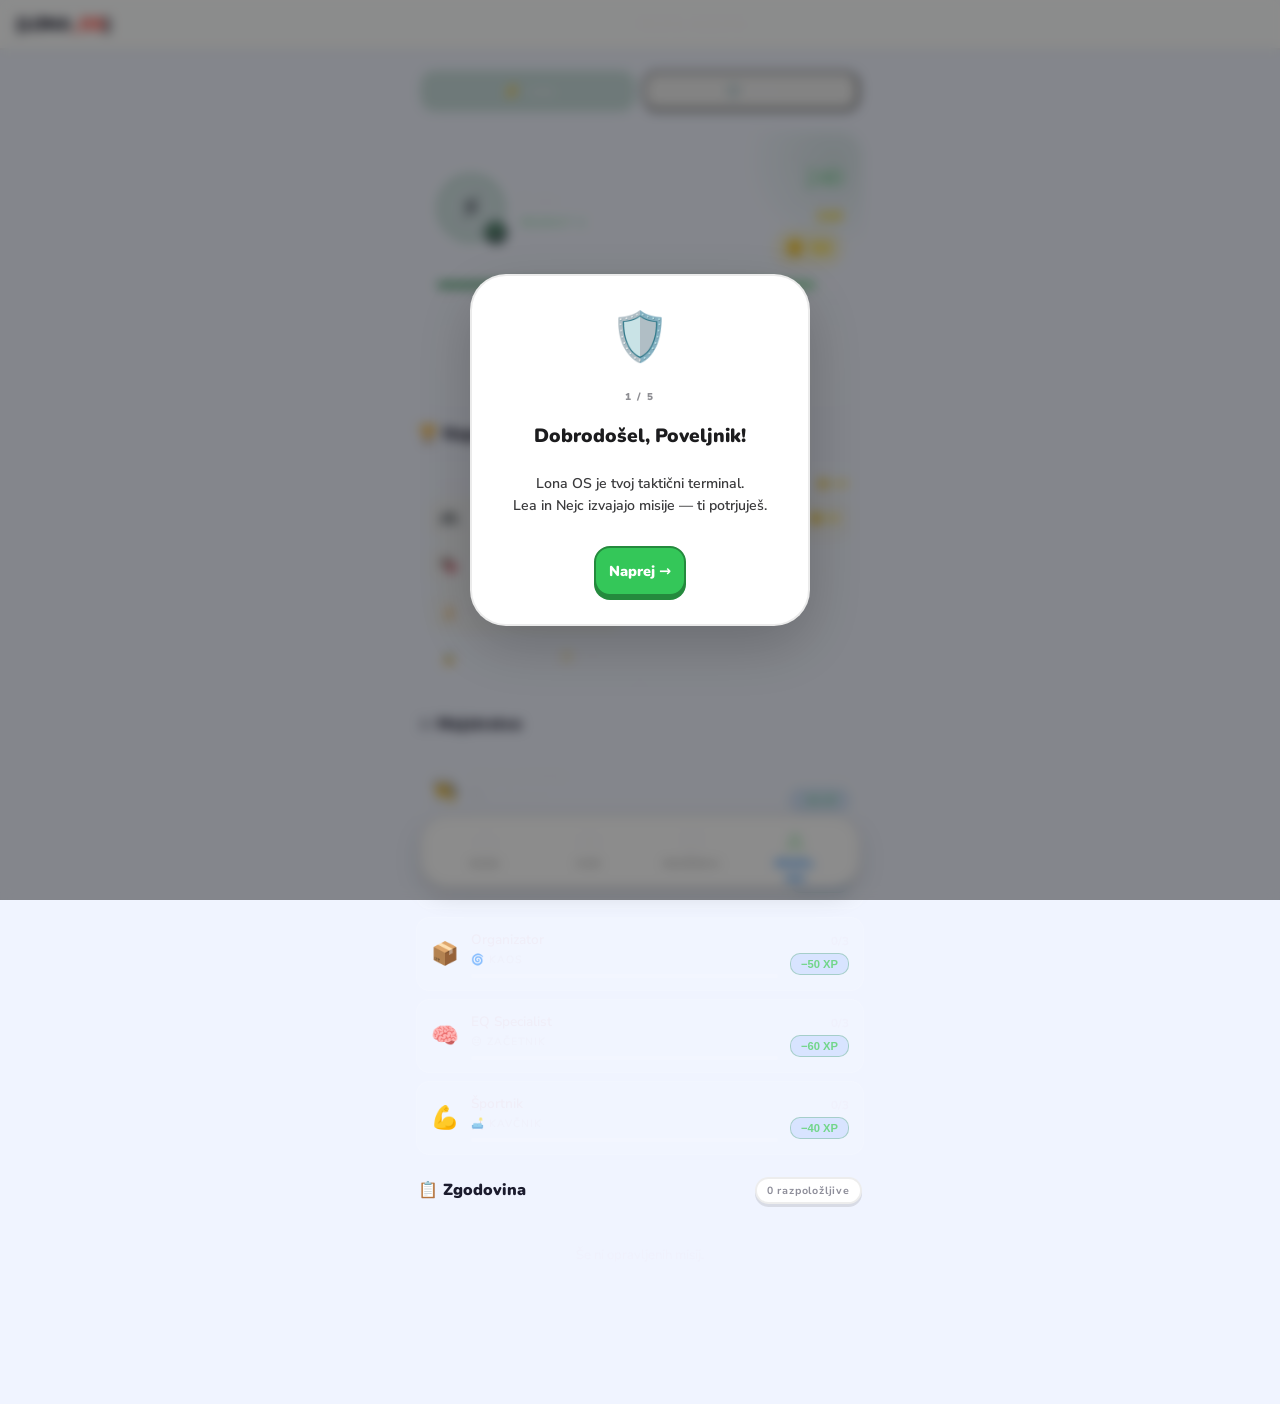
<file: profile.html>
<!DOCTYPE html>
<html lang="sl">
<head>
<meta charset="UTF-8"/>
<link rel="icon" type="image/png" href="favicon.ico"/>

<meta name="viewport" content="width=device-width,initial-scale=1.0,viewport-fit=cover"/>
<meta name="theme-color" content="#1E2438"/>
<link rel="manifest" href="manifest.json"/>
<meta name="mobile-web-app-capable" content="yes"/>
<meta name="apple-mobile-web-app-capable" content="yes"/>
<title>LONA OS — Profil</title>

<style>
*,*::before,*::after{box-sizing:border-box;margin:0;padding:0}
body{font-family:"DM Sans",sans-serif;background:#1E2438;min-height:100dvh;padding-bottom:calc(100px + env(safe-area-inset-bottom));color:#F0EEF8}
.top-bar{display:flex;align-items:center;gap:10px;padding:14px 16px;background:rgba(15,26,15,.95);border-bottom:1px solid rgba(120,160,255,.18);backdrop-filter:blur(12px);position:sticky;top:0;z-index:100}
.top-bar__logo{font-family:"DM Serif Display",serif;font-size:1rem;color:#F0EEF8;letter-spacing:.06em}
.logo-accent{color:#72D68A}
.top-bar__title{flex:1;font-size:.7rem;font-weight:600;letter-spacing:.14em;text-transform:uppercase;color:rgba(240,238,248,.6);text-align:center}
.main-scroll{padding:16px;display:flex;flex-direction:column;gap:12px}
.agent-switcher{display:flex;gap:8px;background:rgba(255,255,255,.10);border:1px solid rgba(255,255,255,.12);border-radius:18px;padding:4px}
.agent-switcher__btn{flex:1;display:flex;align-items:center;justify-content:center;gap:8px;padding:10px 12px;border-radius:14px;font-family:"DM Sans",sans-serif;font-size:.88rem;font-weight:500;color:rgba(240,238,248,.6);transition:all 200ms ease;cursor:pointer}
.agent-switcher__btn--active{background:rgba(45,125,82,.2);border:1px solid rgba(90,175,122,.3);color:#F0EEF8}
.profile-hero{background:rgba(255,255,255,.10);border:1px solid rgba(255,255,255,.12);border-radius:24px;padding:20px;position:relative;overflow-x:hidden}
.profile-hero::after{content:"";position:absolute;top:-60px;right:-60px;width:180px;height:180px;border-radius:50%;background:radial-gradient(circle,rgba(45,125,82,.12) 0%,transparent 70%);pointer-events:none}
.profile-hero__top{display:flex;align-items:center;gap:16px;margin-bottom:16px}
.profile-hero__avatar-wrap{position:relative;flex-shrink:0;cursor:pointer}
.profile-hero__avatar{width:68px;height:68px;border-radius:50%;background:rgba(45,125,82,.15);border:2px solid rgba(90,175,122,.4);display:flex;align-items:center;justify-content:center;font-size:2rem;overflow-x:hidden}
.profile-hero__avatar img{width:100%;height:100%;object-fit:cover;object-position:center top}
.avatar-edit-badge{position:absolute;bottom:-2px;right:-2px;width:22px;height:22px;border-radius:50%;background:#4A9E6A;border:2px solid #1E2438;display:flex;align-items:center;justify-content:center;font-size:.65rem}
.profile-hero__info{flex:1}
.profile-hero__name{font-family:"DM Serif Display",serif;font-size:1.5rem;color:#F0EEF8;line-height:1.1}
.profile-hero__rank{font-size:.65rem;font-weight:600;letter-spacing:.14em;text-transform:uppercase;color:#72D68A;margin-top:3px}
.profile-hero__xp-badge{text-align:right}
.profile-hero__xp-val{font-family:"DM Serif Display",serif;font-size:2rem;color:#72D68A;line-height:1}
.profile-hero__xp-lbl{font-size:.6rem;letter-spacing:.1em;text-transform:uppercase;color:rgba(240,238,248,.45)}
.xp-bar-track{height:6px;background:rgba(255,255,255,.12);border-radius:3px;overflow:hidden;margin-bottom:6px}
.xp-bar-fill{height:100%;border-radius:3px;background:linear-gradient(90deg,#4A9E6A,#72D68A);transition:width .8s ease}
.xp-bar-meta{display:flex;justify-content:space-between;font-size:.65rem;color:rgba(240,238,248,.45)}
.profile-stats{display:grid;grid-template-columns:repeat(3,1fr);gap:8px;margin-top:16px}
.stat-chip{display:flex;flex-direction:column;align-items:center;gap:3px;padding:10px 6px;background:rgba(255,255,255,.10);border:1px solid rgba(255,255,255,.09);border-radius:14px}
.stat-chip__val{font-family:"DM Serif Display",serif;font-size:1.2rem;color:#F0EEF8}
.stat-chip__lbl{font-size:.58rem;font-weight:500;letter-spacing:.08em;text-transform:uppercase;color:rgba(240,238,248,.5)}
.stat-chip--joker .stat-chip__val{color:#FFD60A}
.stat-chip--missions .stat-chip__val{color:#72D68A}
.stat-chip--books .stat-chip__val{color:#5AC8FA}
.section-header{display:flex;align-items:center;justify-content:space-between;padding:4px 2px}
.section-header__title{font-family:"DM Serif Display",serif;font-size:.95rem;color:rgba(240,238,248,.6);font-weight:400}
.section-header__badge{font-size:.65rem;font-weight:600;letter-spacing:.08em;color:rgba(240,238,248,.45)}
.rewards-grid{display:grid;grid-template-columns:1fr 1fr;gap:8px}
.reward-card{background:rgba(255,255,255,.10);border:1px solid rgba(255,255,255,.12);border-radius:18px;padding:14px;display:flex;flex-direction:column;gap:8px}
.reward-card__eyebrow{font-size:.58rem;font-weight:700;letter-spacing:.14em;text-transform:uppercase;color:rgba(240,238,248,.45)}
.reward-row{display:flex;align-items:center;gap:8px;padding:8px;border-radius:12px;border:1px solid rgba(255,255,255,.05);background:rgba(255,255,255,.02);cursor:pointer;transition:all 180ms ease}
.reward-row:active{transform:scale(.97)}
.reward-row--unlocked{border-color:rgba(255,209,102,.3);background:rgba(255,209,102,.06)}
.reward-row__icon{font-size:.9rem}
.reward-row__name{flex:1;font-size:.72rem;font-weight:500;color:rgba(240,238,248,.7)}
.reward-row--unlocked .reward-row__name{color:#F0EEF8}
.reward-row__cost{font-size:.68rem;font-weight:700;color:rgba(240,238,248,.25)}
.reward-row--unlocked .reward-row__cost{color:#FFD60A}
.mastery-list{display:flex;flex-direction:column;gap:8px}
.mastery-item{display:flex;align-items:center;gap:12px;padding:12px 14px;background:rgba(255,255,255,.10);border:1px solid rgba(255,255,255,.09);border-radius:14px}
.mastery-item__icon{font-size:1.4rem;flex-shrink:0}
.mastery-item__info{flex:1}
.mastery-item__name{font-size:.85rem;font-weight:600;color:#F0EEF8}
.mastery-item__level{font-size:.65rem;letter-spacing:.1em;text-transform:uppercase;color:rgba(240,238,248,.5);margin-top:2px}
.mastery-bar{height:4px;background:rgba(255,255,255,.12);border-radius:2px;overflow:hidden;margin-top:6px}
.mastery-bar__fill{height:100%;border-radius:2px;background:linear-gradient(90deg,#4A9E6A,#72D68A);transition:width .6s ease}
.mastery-item__badge{font-size:.72rem;font-weight:700;color:rgba(240,238,248,.45);flex-shrink:0}
.mission-log{display:flex;flex-direction:column;gap:6px}
.log-entry{display:flex;align-items:center;gap:10px;padding:10px 14px;background:rgba(255,255,255,.10);border:1px solid rgba(255,255,255,.09);border-radius:14px;border-left:3px solid rgba(90,175,122,.4)}
.log-entry--compromised{border-left-color:rgba(255,60,90,.4)}
.log-entry__icon{font-size:1rem;flex-shrink:0}
.log-entry__body{flex:1;min-width:0}
.log-entry__mission{font-size:.8rem;font-weight:600;color:#F0EEF8}
.log-entry__mod{font-size:.65rem;color:rgba(240,238,248,.6);margin-top:1px}
.log-entry__right{text-align:right;flex-shrink:0}
.log-entry__xp{font-family:"DM Serif Display",serif;font-size:.88rem;color:#72D68A}
.log-entry--compromised .log-entry__xp{color:#FF3B30}
.log-entry__date{font-size:.6rem;color:rgba(240,238,248,.45)}
.log-empty{text-align:center;padding:24px;color:rgba(240,238,248,.45);font-size:.82rem}
/* ── JOKER DIALOG (za nagrade) ─── */
.joker-dialog{position:fixed;inset:0;z-index:9999;background:rgba(0,0,0,.7);backdrop-filter:blur(6px);display:flex;align-items:center;justify-content:center;padding:16px}
.joker-dialog__box{background:#1C2B1C;border:1px solid rgba(90,175,122,.25);border-radius:24px;padding:24px 20px;max-width:320px;width:100%;display:flex;flex-direction:column;align-items:center;gap:10px}
.joker-dialog__icon{font-size:2.5rem}
.joker-dialog__title{font-family:"DM Serif Display",serif;font-size:1.2rem;color:#F0EEF8;text-align:center}
.joker-dialog__body{font-size:.88rem;color:rgba(240,238,248,.7);text-align:center;line-height:1.5}
.joker-dialog__btns{display:flex;gap:8px;width:100%;margin-top:4px}
.joker-dialog__cancel{flex:1;padding:12px;border-radius:14px;background:rgba(255,255,255,.09);border:1px solid rgba(255,255,255,.1);color:rgba(240,238,248,.6);font-size:.88rem;font-weight:600;cursor:pointer;font-family:"DM Sans",sans-serif}
.joker-dialog__confirm{flex:2;padding:12px;border-radius:14px;background:rgba(45,125,82,.3);border:1px solid rgba(90,175,122,.4);color:#F0EEF8;font-size:.88rem;font-weight:700;cursor:pointer;font-family:"DM Sans",sans-serif}

.bottom-nav{position:fixed;bottom:12px;left:50%;transform:translateX(-50%);width:calc(100% - 32px);max-width:400px;display:flex;background:rgba(15,26,15,.92);border:1px solid rgba(120,160,255,.22);border-radius:24px;padding:8px 12px max(8px,env(safe-area-inset-bottom));gap:0;z-index:100;backdrop-filter:blur(16px);box-shadow:0 4px 24px rgba(0,0,0,.5)}
.bottom-nav__item{flex:1;display:flex;flex-direction:column;align-items:center;gap:4px;padding:7px 4px;cursor:pointer;position:relative;background:none;border:none;-webkit-tap-highlight-color:transparent}
.bottom-nav__item svg{width:22px;height:22px;transition:all 200ms ease}
.bottom-nav__item span{font-size:10px;font-weight:600;letter-spacing:.06em;text-transform:uppercase;color:rgba(240,238,248,.45);transition:color 200ms ease}
.bottom-nav__item--active span{color:#72D68A;font-weight:800}
.bottom-nav__item--active svg{stroke:#72D68A}
.bottom-nav__item--active::after{content:"";position:absolute;bottom:-4px;width:4px;height:4px;border-radius:50%;background:#72D68A}
</style>
<link rel="stylesheet" href="shared.css"/>
</head>
<body>
<header class="top-bar">
  <div class="top-bar__logo" onclick="location.replace('index.html')" style="cursor:pointer">[LONA<span class="logo-accent">_OS</span>]</div>
  <span class="top-bar__title">Profil Agenta</span>
</header>
<main class="main-scroll">
  <div class="agent-switcher" id="agent-switcher"></div>
  <div class="profile-hero">

    <div class="profile-hero__top">
      <div class="profile-hero__avatar-wrap">
        <div class="profile-hero__avatar" id="hero-avatar">⚡</div>
        <div class="avatar-edit-badge">📷</div>
      </div>
      <div class="profile-hero__info">
        <p class="profile-hero__name" id="hero-name">—</p>
        <p class="profile-hero__rank" id="hero-rank">—</p>
      </div>
      <div style="display:flex;flex-direction:column;gap:6px;align-items:flex-end">
        <div style="display:flex;flex-direction:column;gap:4px;align-items:flex-end">
          <div style="text-align:right">
            <p style="font-size:.6rem;color:rgba(240,238,248,.5);text-transform:uppercase;letter-spacing:.08em;margin:0">Prosti XP</p>
            <p id="hero-xp" style="font-family:'DM Serif Display',serif;font-size:1.6rem;color:#72D68A;line-height:1;margin:0">0</p>
          </div>
          <div style="text-align:right">
            <p style="font-size:.6rem;color:rgba(240,238,248,.5);text-transform:uppercase;letter-spacing:.08em;margin:0">Skupni XP</p>
            <p id="hero-total-xp" style="font-size:.9rem;font-weight:800;color:#FFD60A;line-height:1;margin:0">0</p>
          </div>
        </div>
        <div style="display:flex;align-items:center;gap:5px;padding:5px 10px;background:rgba(255,214,10,.12);border:1px solid rgba(255,214,10,.3);border-radius:20px">
          <span style="font-size:1rem">🪙</span>
          <span id="hero-coins" style="font-size:1.1rem;font-weight:800;color:#FFD60A">0</span>
        </div>
      </div>
    </div>
    <div class="xp-bar-track"><div class="xp-bar-fill" id="hero-bar" style="width:0%"></div></div>
    <div class="xp-bar-meta">
      <span id="hero-bar-lo">0</span>
      <span id="hero-bar-next">Naslednji rang</span>
      <span id="hero-bar-hi">—</span>
    </div>
    <div class="profile-stats">
      <div class="stat-chip stat-chip--missions"><span class="stat-chip__val" id="stat-missions">0</span><span class="stat-chip__lbl">Misij</span></div>
      <div class="stat-chip stat-chip--joker"><span class="stat-chip__val" id="stat-jokers">0</span><span class="stat-chip__lbl">Jokerji</span></div>
      <div class="stat-chip stat-chip--books"><span class="stat-chip__val" id="stat-books">0</span><span class="stat-chip__lbl">Knjige</span></div>
    </div>
  </div>
  <div class="section-header"><h3 class="section-header__title">🏆 Nagrade</h3></div>
  <div class="rewards-grid" id="rewards-grid"></div>
  <div class="section-header" style="margin-top:4px"><h3 class="section-header__title">⚔️ Mojstrstvo</h3></div>
  <div class="mastery-list" id="profile-mastery"></div>
  <div class="section-header" style="margin-top:4px">
    <h3 class="section-header__title">📋 Zgodovina</h3>
    <span class="section-header__badge" id="log-count">0 misij</span>
  </div>
  <div class="mission-log" id="mission-log"><div class="log-empty">Še ni opravljenih misij.</div></div>
</main>

<script src="config.js"></script>
<script src="engine/xp.js"></script>
<script src="engine/joker.js"></script>
<script src="engine/mastery.js"></script>
<script src="engine/cooldown.js"></script>
<script src="engine.js"></script>
<script>
if(typeof initXp==="function")initXp();
if(typeof initJokers==="function")initJokers();

function photoKey(id){return"lona_photo_"+id}

function loadAvatar(agentId){
  const el=document.getElementById("hero-avatar");
  const saved=localStorage.getItem(photoKey(agentId));
  const agent=LONA_CONFIG.agents.find(a=>a.id===agentId);
  if(saved){el.innerHTML='<img src="'+saved+'" style="width:100%;height:100%;object-fit:cover;object-position:center top;border-radius:50%">'}
  else{el.textContent=agent?.avatar||"⚡"}
}

function handlePhoto(input){
  const file=input.files[0];if(!file)return;
  const reader=new FileReader();
  reader.onload=e=>{
    const img=new Image();
    img.onload=()=>{
      const canvas=document.createElement("canvas");
      const size=Math.min(img.width,img.height);
      canvas.width=canvas.height=400;
      const ctx=canvas.getContext("2d");
      ctx.drawImage(img,(img.width-size)/2,(img.height-size)/2,size,size,0,0,400,400);
      const data=canvas.toDataURL("image/jpeg",.8);
      localStorage.setItem(photoKey(currentAgentId),data);
      localStorage.setItem("lona_photo_updated", Date.now());
      loadAvatar(currentAgentId);
    };
    img.src=e.target.result;
  };
  reader.readAsDataURL(file);
}

function _resolveAgent(){
  const url=new URLSearchParams(location.search).get("agent");
  if(url&&LONA_CONFIG.agents.find(a=>a.id===url))return url;
  const stored=localStorage.getItem("lona_current_agent");
  if(stored&&LONA_CONFIG.agents.find(a=>a.id===stored))return stored;
  return LONA_CONFIG.agents[0].id;
}
let currentAgentId=_resolveAgent();

function renderSwitcher(){
  const sw=document.getElementById("agent-switcher");
  sw.innerHTML=LONA_CONFIG.agents.map(a=>{
    const photo=localStorage.getItem(photoKey(a.id));
    const av=photo?'<img src="'+photo+'" style="width:28px;height:28px;border-radius:50%;object-fit:cover">':'<span>'+a.avatar+'</span>';
    return'<button class="agent-switcher__btn '+(a.id===currentAgentId?"agent-switcher__btn--active":"")+'" data-id="'+a.id+'">'+av+' '+a.name+'</button>';
  }).join("");
  sw.querySelectorAll(".agent-switcher__btn").forEach(btn=>{
    btn.addEventListener("click",()=>{
      currentAgentId=btn.dataset.id;
      renderAll();
      sw.querySelectorAll(".agent-switcher__btn").forEach(b=>b.classList.toggle("agent-switcher__btn--active",b.dataset.id===currentAgentId));
    });
  });
}

function renderHero(){
  const a=LONA_CONFIG.agents.find(x=>x.id===currentAgentId);
  const xp=typeof getXp==="function"?getXp(currentAgentId):0;
  const maxXp=typeof getMaxXp==="function"?getMaxXp(currentAgentId):xp;
  const coins=typeof getCoins==="function"?getCoins(currentAgentId):0;
  const ranks=LONA_CONFIG.ranks;
  const ci=ranks.findIndex(r=>r.minXp>maxXp);
  const lo=ranks[Math.max(0,ci-1)]?.minXp??0;
  const hi=ranks[ci]?.minXp??lo+300;
  const pct=Math.min(100,Math.round(((maxXp-lo)/(hi-lo))*100));
  const rankLabel=[...ranks].reverse().find(r=>maxXp>=r.minXp)?.label||ranks[0].label;
  const jokers=typeof getJokers==="function"?getJokers(currentAgentId):0;
  document.getElementById("hero-name").textContent=a?.name||currentAgentId;
  document.getElementById("hero-rank").textContent=rankLabel;
  document.getElementById("hero-xp").textContent=xp;
  const totalEl = document.getElementById("hero-total-xp");
  if(totalEl) totalEl.textContent = maxXp;
  document.getElementById("stat-jokers").textContent=jokers;
  document.getElementById("hero-bar").style.width=pct+"%";
  document.getElementById("hero-bar-lo").textContent=lo;
  document.getElementById("hero-bar-hi").textContent=hi;
  document.getElementById("hero-bar-next").textContent=ranks[ci]?.label??"Kapitan ✓";
  loadAvatar(currentAgentId);
  // Kovanci — prominentno
  const coinsEl = document.getElementById("hero-coins");
  if(coinsEl) coinsEl.textContent = coins;
}

function renderRewards(){
  const el = document.getElementById("rewards-grid");
  if (!el || !LONA_CONFIG.rewards) return;

  const coins    = typeof getCoins==="function" ? getCoins(currentAgentId) : 0;
  const allCoins = LONA_CONFIG.agents.reduce((s,a)=>s+(typeof getCoins==="function"?getCoins(a.id):0),0);

  // Progressive reveal — pokaži vse ki si jih lahko privoščiš + naslednjo
  function visibleRewards(list, available) {
    let nextHiddenShown = false;
    return list.filter(r => {
      const canAfford = available >= r.cost;
      if (canAfford) return true;
      if (!nextHiddenShown) { nextHiddenShown = true; return true; } // naslednja zamegljeno
      return false; // ostale skrite
    });
  }

  const personalVisible = visibleRewards(LONA_CONFIG.rewards.personal, coins);
  const sharedVisible   = visibleRewards(LONA_CONFIG.rewards.shared,   allCoins);

  const mkRow = (r, shared, available) => {
    const canAfford = available >= r.cost;
    const isNext    = !canAfford; // ta je naslednja — zamegljeno
    const need      = r.cost - available;
    return `<div class="reward-row ${canAfford?'reward-row--unlocked':''}"
      data-id="${r.id}" data-shared="${shared}" data-cost="${r.cost}"
      style="opacity:${isNext?.55:1};filter:${isNext?'blur(.5px)':'none'};transition:all .3s ease">
      <span class="reward-row__icon">${isNext?'🔒':r.icon}</span>
      <span class="reward-row__name">${r.label}</span>
      <span class="reward-row__cost" style="color:${canAfford?'#FFD60A':'rgba(240,238,248,.5)'}">
        ${canAfford ? '🪙 '+r.cost : '🪙 +'+need+' še'}
      </span>
    </div>`;
  };

  el.innerHTML = `
    <div class="reward-card reward-card--personal">
      <p class="reward-card__eyebrow" style="display:flex;align-items:center;justify-content:space-between">
        <span>Osebno</span>
        <span style="color:#FFD60A;font-weight:800">🪙 ${coins}</span>
      </p>
      ${personalVisible.map(r=>mkRow(r,false,coins)).join("")}
    </div>
    <div class="reward-card reward-card--shared">
      <p class="reward-card__eyebrow" style="display:flex;align-items:center;justify-content:space-between">
        <span>Skupaj</span>
        <span style="color:#FFD60A;font-weight:800">🪙 ${allCoins}</span>
      </p>
      ${sharedVisible.map(r=>mkRow(r,true,allCoins)).join("")}
    </div>`;

  el.querySelectorAll(".reward-row[data-id]").forEach(row=>{
    row.addEventListener("click",()=>{
      const coins2 = typeof getCoins==="function" ? getCoins(currentAgentId) : 0;
      const allC2  = LONA_CONFIG.agents.reduce((s,a)=>s+(typeof getCoins==="function"?getCoins(a.id):0),0);
      const cost   = parseInt(row.dataset.cost);
      const shared = row.dataset.shared==="true";
      const canAfford = shared ? allC2 >= cost : coins2 >= cost;
      if(!canAfford){ lonaToast("Premalo kovancev! 🪙 Zberi še več!","red"); return; }
      const id     = row.dataset.id;
      const reward = [...LONA_CONFIG.rewards.personal,...LONA_CONFIG.rewards.shared].find(r=>r.id===id);
      if(!reward) return;
      const d=document.createElement("div");
      d.className="joker-dialog";
      d.innerHTML=`<div class="joker-dialog__box">
        <div style="font-size:2.8rem">${reward.icon}</div>
        <p style="font-family:'DM Serif Display',serif;font-size:1.1rem;color:#F0EEF8;text-align:center">${reward.label}</p>
        <div style="display:flex;align-items:center;gap:6px;padding:8px 14px;background:rgba(255,214,10,.1);border:1px solid rgba(255,214,10,.25);border-radius:12px;margin:4px 0">
          <span style="font-size:1.2rem">🪙</span>
          <span style="font-size:1rem;font-weight:800;color:#FFD60A">${cost} kovancev</span>
        </div>
        <p style="font-size:.72rem;color:rgba(240,238,248,.6);text-align:center">Poveljnik potrdi</p>
        <div class="joker-dialog__btns">
          <button class="joker-dialog__cancel">Prekliči</button>
          <button class="joker-dialog__confirm">✓ Potrdi</button>
        </div>
      </div>`;
      document.body.appendChild(d);
      d.querySelector(".joker-dialog__cancel").addEventListener("click",()=>d.remove());
      d.querySelector(".joker-dialog__confirm").addEventListener("click",()=>{
        d.remove();
        if(shared){
          const perAgent = Math.ceil(cost/LONA_CONFIG.agents.length);
          LONA_CONFIG.agents.forEach(a=>{ if(typeof spendCoins==="function") spendCoins(a.id, perAgent); });
        } else {
          if(typeof spendCoins==="function") spendCoins(currentAgentId, cost);
        }
        lonaToast(`${reward.icon} ${reward.label} unovčeno! 🎉`,"gold");
        if(typeof showConfetti==="function") showConfetti();
        setTimeout(renderAll, 200);
      });
    });
  });
}

function renderLog(){
  const log=JSON.parse(localStorage.getItem("lona_mission_log")||"[]").filter(e=>e.agentId===currentAgentId).reverse();
  const logEl=document.getElementById("mission-log");
  document.getElementById("stat-missions").textContent=log.length;
  document.getElementById("log-count").textContent=log.length+" misij";
  const sessions=JSON.parse(localStorage.getItem("lona_scholar_sessions")||"[]").filter(s=>s.agentId===currentAgentId&&s.completed);
  document.getElementById("stat-books").textContent=sessions.length;
  if(!log.length){logEl.innerHTML='<div class="log-empty">Še ni opravljenih misij.</div>';return}
  logEl.innerHTML=log.slice(0,25).map(e=>{
    const m=LONA_CONFIG.missions[e.missionId];
    const date=new Date(e.date).toLocaleDateString("sl-SI",{day:"numeric",month:"short"});
    return'<div class="log-entry'+(e.compromised?" log-entry--compromised":"")+'"><span class="log-entry__icon">'+(m?.icon||"⚡")+'</span><div class="log-entry__body"><p class="log-entry__mission">'+(m?.label||e.missionId)+'</p><p class="log-entry__mod">'+(e.modifier||"—")+(e.compromised?" ⚠️ Površno":"")+'</p></div><div class="log-entry__right"><p class="log-entry__xp">+'+e.xp+' XP</p><p class="log-entry__date">'+date+'</p></div></div>';
  }).join("");
}

function renderMasteryProfile(){
  const el = document.getElementById("profile-mastery");
  if (!el) return;
  const freeXp = typeof getXp === "function" ? getXp(currentAgentId) : 0;

  el.innerHTML = Object.values(LONA_CONFIG.masterySkills).map(skill => {
    const level   = typeof getMasteryLevel === "function" ? getMasteryLevel(currentAgentId, skill.id) : 0;
    const lvlDef  = skill.levels[level] || skill.levels[0];
    const nextLvl = skill.levels[level + 1];
    const maxLvl  = skill.levels.length - 1;
    const pct     = Math.round((level / maxLvl) * 100);
    const cost    = nextLvl?.xpCost ?? 0;
    const canAfford = !nextLvl ? false : (cost === 0 || freeXp >= cost);

    return `<div class="mastery-item">
      <span class="mastery-item__icon">${skill.icon}</span>
      <div class="mastery-item__info">
        <p class="mastery-item__name">${skill.label}</p>
        <p class="mastery-item__level">${lvlDef.icon} ${lvlDef.label}</p>
        <div class="mastery-bar"><div class="mastery-bar__fill" style="width:${pct}%"></div></div>
      </div>
      <div style="display:flex;flex-direction:column;align-items:flex-end;gap:4px;flex-shrink:0">
        <span class="mastery-item__badge">${level}/${maxLvl}</span>
        ${nextLvl ? `<button onclick="advanceMastery('${currentAgentId}','${skill.id}')"
          style="padding:4px 10px;border-radius:10px;font-size:.7rem;font-weight:800;
          background:${canAfford?'rgba(120,160,255,.2)':'rgba(255,255,255,.05)'};
          border:1px solid ${canAfford?'rgba(90,175,122,.4)':'rgba(255,255,255,.1)'};
          color:${canAfford?'#72D68A':'rgba(240,238,248,.45)'};
          cursor:pointer;font-family:'DM Sans',sans-serif;white-space:nowrap">
          ${cost > 0 ? '−'+cost+' XP' : 'Brezplačno'}
        </button>` : '<span style="font-size:.65rem;color:#FFD60A">MAX ⭐</span>'}
      </div>
    </div>`;
  }).join("");
}

function renderAll(){renderHero();renderRewards();renderLog();renderMasteryProfile()}

document.addEventListener("DOMContentLoaded",()=>{renderSwitcher();renderAll()});
window.addEventListener('pageshow', () => { renderAll(); });
</script>
<script>if("serviceWorker"in navigator)navigator.serviceWorker.register("./sw.js").catch(()=>{})</script>
<nav class="bottom-nav" aria-label="Navigacija">
  <button class="bottom-nav__item" onclick="location.replace('home.html')"><svg viewBox="0 0 24 24" fill="none" stroke="rgba(240,238,248,.45)" stroke-width="1.8"><path d="M3 9l9-7 9 7v11a2 2 0 01-2 2H5a2 2 0 01-2-2z"/></svg><span>Baza</span></button>
  <button class="bottom-nav__item" onclick="location.replace('hub.html')"><svg viewBox="0 0 24 24" fill="none" stroke="rgba(240,238,248,.45)" stroke-width="1.8"><circle cx="12" cy="12" r="10"/><path d="M12 8v4l3 3"/></svg><span>Hub</span></button>
  <button class="bottom-nav__item" onclick="location.replace('library.html')"><svg viewBox="0 0 24 24" fill="none" stroke="rgba(240,238,248,.45)" stroke-width="1.8"><path d="M4 19.5A2.5 2.5 0 016.5 17H20"/><path d="M6.5 2H20v20H6.5A2.5 2.5 0 014 19.5v-15A2.5 2.5 0 016.5 2z"/></svg><span>Knjižnica</span></button>
  <button class="bottom-nav__item bottom-nav__item--active" aria-current="page"><svg viewBox="0 0 24 24" fill="none" stroke="#72D68A" stroke-width="1.8"><path d="M20 21v-2a4 4 0 00-4-4H8a4 4 0 00-4 4v2"/><circle cx="12" cy="7" r="4"/></svg><span>Profil</span></button>
</nav>
</body>
</html>
</file>
<file: shared.css>
/* ============================================================
   LONA OS — shared.css  (playful/fun redesign)
   ============================================================ */

@import url('https://fonts.googleapis.com/css2?family=Nunito:wght@700;800;900&family=Nunito+Sans:wght@400;600;700;800&display=swap');

/* ── RESET ─────────────────────────────────────────────── */
*, *::before, *::after { box-sizing: border-box; margin: 0; padding: 0; }

/* ── TOKENS ────────────────────────────────────────────── */
:root {
  --font-body:    'Nunito Sans', system-ui, sans-serif;
  --font-display: 'Nunito', system-ui, sans-serif;

  /* Svetlo, živahno ozadje */
  --bg:           #F0F4FF;
  --bg-card:      #FFFFFF;
  --bg-subtle:    #F8F0FF;
  --border:       rgba(0,0,0,.08);
  --border-green: rgba(52,199,89,.3);

  /* Tekst */
  --text:         #1C1C2E;
  --text-dim:     #3A3A4C;
  --text-muted:   #8E8E9A;

  /* Pop barve */
  --green:        #34C759;
  --green-deep:   #248A3D;
  --green-bg:     #EDFFF3;
  --gold:         #FFD60A;
  --gold-bg:      #FFFBE6;
  --purple:       #AF52DE;
  --purple-bg:    #F5EEFF;
  --blue:         #007AFF;
  --blue-bg:      #EFF6FF;
  --red:          #FF3B30;
  --red-bg:       #FFF0EE;
  --orange:       #FF9500;
  --orange-bg:    #FFF4E6;
  --pink:         #FF2D55;

  /* Radiji */
  --r-sm:  10px;
  --r-md:  16px;
  --r-lg:  22px;
  --r-xl:  28px;
  --r-2xl: 36px;
  --r-pill:100px;

  /* Sence — "toy" stil */
  --shadow-sm: 0 3px 0 rgba(0,0,0,.10);
  --shadow-md: 0 5px 0 rgba(0,0,0,.10);
  --shadow-lg: 0 8px 0 rgba(0,0,0,.08);

  --t: 150ms ease;
  --px: 16px;

  /* Nav */
  --nav-max-width:  440px;
  --nav-width:      calc(100% - 24px);
  --nav-padding:    8px 12px;
  --nav-radius:     28px;
  --nav-icon-size:  22px;
  --nav-label-size: 10px;

  /* Topbar */
  --topbar-padding:    12px 16px;
  --topbar-logo-size:  1.1rem;
  --topbar-agent-size: .72rem;

  /* Misc */
  --page-padding-x:      16px;
  --page-padding-bottom: calc(100px + env(safe-area-inset-bottom));
}

/* ── BASE ──────────────────────────────────────────────── */
html { -webkit-text-size-adjust: 100%; touch-action: manipulation; }
body {
  font-family: var(--font-body);
  background: var(--bg);
  color: var(--text);
  min-height: 100dvh;
  padding-bottom: var(--page-padding-bottom);
  overflow-x: hidden;
  -webkit-font-smoothing: antialiased;
}

/* ── TOP BAR ───────────────────────────────────────────── */
.top-bar {
  display: flex; align-items: center; gap: 10px;
  padding: var(--topbar-padding);
  background: rgba(255,255,255,.92);
  border-bottom: 2.5px solid rgba(0,0,0,.06);
  backdrop-filter: blur(16px);
  position: sticky; top: 0; z-index: 100;
}
.top-bar__logo {
  font-family: var(--font-display);
  font-size: var(--topbar-logo-size);
  font-weight: 900;
  color: var(--text);
  letter-spacing: -.01em;
  flex-shrink: 0;
  cursor: pointer;
}
.logo-accent  { color: var(--red); }
.logo-bracket { color: rgba(0,0,0,.2); }
.top-bar__agent {
  flex: 1; display: flex; align-items: center;
  gap: 6px; cursor: pointer; justify-content: center;
}
.top-bar__agent-name {
  font-size: var(--topbar-agent-size); font-weight: 800;
  letter-spacing: .06em; text-transform: uppercase;
  color: var(--text-muted);
}
.status-dot {
  width: 7px; height: 7px; border-radius: 50%;
  background: var(--green); flex-shrink: 0;
  animation: pulse-dot 2s ease-in-out infinite;
}
@keyframes pulse-dot { 0%,100%{opacity:1} 50%{opacity:.3} }

/* ── CARDS ─────────────────────────────────────────────── */
.card {
  background: var(--bg-card);
  border: 2.5px solid rgba(0,0,0,.07);
  border-radius: var(--r-xl);
  padding: 18px;
  box-shadow: var(--shadow-md);
}
.card--green {
  background: var(--green-bg);
  border-color: rgba(52,199,89,.3);
}

/* ── SECTION HEADER ────────────────────────────────────── */
.section-header {
  display: flex; align-items: center;
  justify-content: space-between; padding: 4px 2px;
}
.section-header__title {
  font-family: var(--font-display);
  font-size: 1rem; color: var(--text);
  font-weight: 900;
}
.section-header__badge {
  font-size: .65rem; font-weight: 700;
  letter-spacing: .08em; color: var(--text-muted);
  padding: 4px 10px;
  background: var(--bg-card);
  border: 2px solid rgba(0,0,0,.07);
  border-radius: 20px;
  box-shadow: var(--shadow-sm);
}

/* ── TYPOGRAPHY ────────────────────────────────────────── */
h1, h2, h3 { font-family: var(--font-display); font-weight: 900; color: var(--text); }
h1 { font-size: 1.8rem; }
h2 { font-size: 1.4rem; }
h3 { font-size: 1.1rem; }
p  { font-family: var(--font-body); color: var(--text); line-height: 1.5; }
.eyebrow {
  font-size: .6rem; font-weight: 800;
  letter-spacing: .14em; text-transform: uppercase;
  color: var(--text-muted);
}

/* ── BUTTONS ───────────────────────────────────────────── */
button {
  font-family: var(--font-body);
  cursor: pointer;
  -webkit-tap-highlight-color: transparent;
  touch-action: manipulation;
}
.btn {
  display: inline-flex; align-items: center; justify-content: center;
  padding: 13px 22px; border-radius: var(--r-lg);
  font-family: var(--font-display); font-size: .95rem; font-weight: 900;
  border: 2.5px solid transparent;
  transition: all .15s ease;
  box-shadow: var(--shadow-md);
}
.btn:active { transform: translateY(3px); box-shadow: none; }
.btn--primary {
  background: var(--green);
  border-color: var(--green-deep);
  color: #fff;
  box-shadow: 0 5px 0 var(--green-deep);
}
.btn--primary:active { box-shadow: 0 2px 0 var(--green-deep); }
.btn--ghost {
  background: var(--bg-card);
  border-color: rgba(0,0,0,.1);
  color: var(--text-dim);
  box-shadow: var(--shadow-sm);
}

/* ── INPUTS ────────────────────────────────────────────── */
input, select, textarea {
  font-family: var(--font-body);
  background: var(--bg-card);
  border: 2.5px solid rgba(0,0,0,.1);
  border-radius: var(--r-md);
  color: var(--text);
  padding: 11px 14px;
  font-size: .95rem; font-weight: 600;
  outline: none; width: 100%;
  box-shadow: var(--shadow-sm);
}
input:focus, select:focus, textarea:focus {
  border-color: var(--blue);
  box-shadow: 0 0 0 3px rgba(0,122,255,.15);
}
select option { background: #fff; color: var(--text); }

/* ── MAIN SCROLL ───────────────────────────────────────── */
.main-scroll {
  padding: 16px var(--px);
  display: flex; flex-direction: column; gap: 14px;
  max-width: 480px; margin: 0 auto;
}

/* ── BOTTOM NAV ────────────────────────────────────────── */
.bottom-nav {
  position: fixed; bottom: 12px;
  left: 50%; transform: translateX(-50%);
  width: var(--nav-width); max-width: var(--nav-max-width);
  display: flex;
  background: #fff;
  border: 2.5px solid rgba(0,0,0,.08);
  border-radius: var(--nav-radius);
  padding: var(--nav-padding);
  padding-bottom: max(8px, env(safe-area-inset-bottom));
  gap: 0; z-index: 100;
  box-shadow: 0 8px 24px rgba(0,0,0,.12), 0 3px 0 rgba(0,0,0,.06);
}
.bottom-nav__item {
  flex: 1; display: flex; flex-direction: column;
  align-items: center; gap: 3px; padding: 7px 4px;
  cursor: pointer; position: relative;
  background: none; border: none;
  -webkit-tap-highlight-color: transparent;
  transition: transform .15s ease;
}
.bottom-nav__item:active { transform: scale(.88); }
.bottom-nav__item svg { width: var(--nav-icon-size); height: var(--nav-icon-size); }
.bottom-nav__item span {
  font-size: var(--nav-label-size); font-weight: 800;
  letter-spacing: .04em; text-transform: uppercase;
  color: rgba(0,0,0,.3);
}
.bottom-nav__item--active span { color: var(--blue); }
.bottom-nav__item--active::after {
  content: ''; position: absolute; bottom: -2px;
  width: 20px; height: 3px; border-radius: 3px;
  background: var(--blue);
}

/* ── DIALOG ────────────────────────────────────────────── */
.joker-dialog {
  position: fixed; inset: 0; z-index: 9999;
  background: rgba(0,0,0,.45); backdrop-filter: blur(6px);
  display: flex; align-items: center; justify-content: center;
  padding: 16px;
}
.joker-dialog__box {
  background: #fff;
  border: 2.5px solid rgba(0,0,0,.08);
  border-radius: var(--r-2xl);
  padding: 28px 22px;
  max-width: 340px; width: 100%;
  display: flex; flex-direction: column;
  align-items: center; gap: 12px;
  box-shadow: 0 20px 60px rgba(0,0,0,.2);
}
.joker-dialog__icon { font-size: 2.8rem; }
.joker-dialog__title {
  font-family: var(--font-display);
  font-size: 1.3rem; font-weight: 900;
  color: var(--text); text-align: center;
}
.joker-dialog__body {
  font-size: .9rem; color: var(--text-dim);
  text-align: center; line-height: 1.6;
}
.joker-dialog__btns { display: flex; gap: 8px; width: 100%; margin-top: 4px; }
.joker-dialog__cancel {
  flex: 1; padding: 13px; border-radius: var(--r-md);
  background: var(--bg); border: 2.5px solid rgba(0,0,0,.1);
  color: var(--text-muted); font-size: .9rem; font-weight: 800;
  font-family: var(--font-display);
  box-shadow: var(--shadow-sm);
}
.joker-dialog__cancel:active { transform: translateY(2px); box-shadow: none; }
.joker-dialog__confirm {
  flex: 2; padding: 13px; border-radius: var(--r-md);
  background: var(--green); border: 2.5px solid var(--green-deep);
  color: #fff; font-size: .9rem; font-weight: 900;
  font-family: var(--font-display);
  box-shadow: 0 4px 0 var(--green-deep);
}
.joker-dialog__confirm:active { transform: translateY(3px); box-shadow: none; }

/* ── TOAST ─────────────────────────────────────────────── */
.lona-toast {
  position: fixed; bottom: 96px; left: 50%;
  transform: translateX(-50%);
  padding: 11px 20px; border-radius: 30px;
  font-size: .88rem; font-weight: 800;
  font-family: var(--font-display);
  z-index: 9998; pointer-events: none;
  white-space: nowrap;
  box-shadow: 0 6px 20px rgba(0,0,0,.15);
  animation: toast-in .3s ease, toast-out .3s ease 2s forwards;
}
@keyframes toast-in  { from { opacity:0; transform:translateX(-50%) translateY(12px); } }
@keyframes toast-out { to   { opacity:0; transform:translateX(-50%) translateY(-8px); } }

/* ── SETTINGS OVERLAY ──────────────────────────────────── */
.settings-overlay {
  display: none; position: fixed; inset: 0;
  z-index: 9000; background: rgba(0,0,0,.5);
  backdrop-filter: blur(8px);
  align-items: center; justify-content: center;
}
.settings-box {
  background: #fff;
  border: 2.5px solid rgba(0,0,0,.08);
  border-radius: var(--r-2xl); padding: 28px 22px;
  max-width: 340px; width: calc(100% - 32px);
  display: flex; flex-direction: column; gap: 12px;
  box-shadow: 0 20px 60px rgba(0,0,0,.2);
}

/* ── SCROLLBAR ─────────────────────────────────────────── */
::-webkit-scrollbar { width: 4px; }
::-webkit-scrollbar-track { background: transparent; }
::-webkit-scrollbar-thumb { background: rgba(0,0,0,.15); border-radius: 2px; }
:focus-visible { outline: 3px solid var(--blue); outline-offset: 2px; border-radius: 6px; }
</file>
<file: style.css>
/* ============================================================
   LONA OS — style.css  (v4.0)
   Aesthetic: Nintendo Mario — pop barve, okrogli, živahno
   Inspired by: Mario Odyssey UI, Duolingo energy, Nintendo Switch
   ============================================================ */

@import url('https://fonts.googleapis.com/css2?family=Nunito:wght@700;800;900&family=Nunito+Sans:wght@400;600;700&display=swap');

:root {
  /* Pop barve — Mario paleta */
  --red:      #FF3B30;
  --red-l:    #FF6B5B;
  --red-bg:   #FFF0EE;
  --blue:     #007AFF;
  --blue-l:   #5AC8FA;
  --blue-bg:  #EFF6FF;
  --green:    #34C759;
  --green-l:  #6FE08D;
  --green-bg: #EDFFF3;
  --yellow:   #FFD60A;
  --yellow-l: #FFE566;
  --yellow-bg:#FFFBE6;
  --orange:   #FF9500;
  --orange-bg:#FFF4E6;
  --purple:   #AF52DE;
  --purple-bg:#F5EEFF;
  --pink:     #FF2D55;
  --pink-bg:  #FFF0F3;

  /* Ozadje */
  --bg:       #F2F2F7;
  --bg-card:  #FFFFFF;
  --bg-subtle:#F8F8FA;

  /* Ink */
  --ink-1:    #1C1C1E;
  --ink-2:    #3A3A3C;
  --ink-3:    #8E8E93;
  --ink-4:    #C7C7CC;

  /* Tipografija */
  --font-display: 'Nunito', system-ui, sans-serif;
  --font-body:    'Nunito Sans', system-ui, sans-serif;

  /* Radiji — okrogli kot Mario */
  --r-sm:  10px;
  --r-md:  16px;
  --r-lg:  22px;
  --r-xl:  28px;
  --r-pill:100px;

  /* Sence — globlje, bolj "toy" */
  --shadow-sm: 0 2px 0 rgba(0,0,0,.12);
  --shadow-md: 0 4px 0 rgba(0,0,0,.12);
  --shadow-lg: 0 6px 0 rgba(0,0,0,.1);

  --t: 150ms ease;
  --px: 16px;
}

/* ── RESET ──────────────────────────────────────────────── */
*, *::before, *::after { box-sizing: border-box; margin: 0; padding: 0; }
html { font-size: 16px; -webkit-tap-highlight-color: transparent; }
body {
  font-family: var(--font-body);
  background: var(--bg);
  color: var(--ink-1);
  min-height: 100dvh;
}
button { cursor: pointer; border: none; background: none; font-family: inherit; color: inherit; }

/* ── TOP BAR ────────────────────────────────────────────── */
.top-bar {
  position: sticky; top: 0; z-index: 100;
  display: flex; align-items: center; gap: 10px;
  padding: 12px var(--px);
  background: rgba(242,242,247,.92);
  backdrop-filter: blur(16px);
  border-bottom: 2px solid rgba(0,0,0,.06);
}
.top-bar__logo {
  font-family: var(--font-display);
  font-size: 1.3rem; font-weight: 900;
  color: var(--ink-1); letter-spacing: -.01em;
}
.logo-bracket { color: var(--ink-4); }
.logo-accent  { color: var(--red); }
.top-bar__meta { display: flex; align-items: center; gap: 7px; flex: 1; }
.status-dot {
  width: 8px; height: 8px; border-radius: 50%;
  background: var(--green);
  animation: pulse-dot 2s ease-in-out infinite;
}
@keyframes pulse-dot { 0%,100%{opacity:1} 50%{opacity:.3} }
.top-bar__title {
  font-size: .72rem; font-weight: 700; letter-spacing: .06em;
  text-transform: uppercase; color: var(--ink-3);
}
.top-bar__alert {
  color: var(--ink-3); font-size: 1.2rem; padding: 6px;
  border-radius: var(--r-md); transition: all var(--t);
  background: var(--bg-subtle); border: 2px solid var(--ink-4);
}
.top-bar__alert:hover { color: var(--ink-1); border-color: var(--ink-3); }

/* ── MAIN ───────────────────────────────────────────────── */
.main-scroll {
  padding: 16px var(--px) calc(90px + env(safe-area-inset-bottom));
  display: flex; flex-direction: column; gap: 14px;
  max-width: 480px; margin: 0 auto;
}

/* ── CARD ───────────────────────────────────────────────── */
.card {
  background: var(--bg-card);
  border: 2.5px solid rgba(0,0,0,.08);
  border-radius: var(--r-xl);
  padding: 18px;
  box-shadow: var(--shadow-md);
}
.card--gatekeeper {
  border-color: var(--green);
  border-width: 2.5px;
}
.card--gatekeeper.locked { border-color: var(--ink-4); }
.card__eyebrow {
  font-size: .62rem; font-weight: 800; letter-spacing: .1em;
  text-transform: uppercase; color: var(--ink-3); margin-bottom: 2px;
}
.card__title {
  font-family: var(--font-display); font-size: 1.05rem;
  font-weight: 900; color: var(--ink-1);
}
.card__header { display: flex; align-items: center; gap: 12px; margin-bottom: 14px; }

/* ── TOGGLE ─────────────────────────────────────────────── */
.toggle { margin-left: auto; flex-shrink: 0; cursor: pointer; }
.toggle__input { position: absolute; opacity: 0; width: 0; height: 0; }
.toggle__track {
  display: flex; align-items: center;
  width: 50px; height: 28px; border-radius: 14px;
  background: var(--ink-4); padding: 3px;
  transition: background var(--t);
  border: 2px solid rgba(0,0,0,.1);
}
.toggle__thumb {
  width: 20px; height: 20px; border-radius: 50%;
  background: white; box-shadow: 0 2px 4px rgba(0,0,0,.25);
  transition: transform var(--t);
}
.toggle__input:checked ~ .toggle__track { background: var(--green); }
.toggle__input:checked ~ .toggle__track .toggle__thumb { transform: translateX(22px); }

/* ── CHECKLIST ──────────────────────────────────────────── */
.checklist { display: flex; flex-direction: column; gap: 8px; }
.checklist__item {
  display: flex; align-items: center; gap: 12px;
  padding: 12px 14px; border-radius: var(--r-lg);
  border: 2.5px solid var(--ink-4);
  background: var(--bg-subtle);
  cursor: pointer; transition: all var(--t);
}
.checklist__item:hover { background: var(--bg-card); }
.checklist__cb { display: none; }
.checklist__box {
  width: 24px; height: 24px; border-radius: 8px;
  border: 2.5px solid var(--ink-4);
  display: flex; align-items: center; justify-content: center;
  flex-shrink: 0; font-size: .85rem; color: transparent;
  transition: all var(--t);
}
.checklist__cb:checked ~ .checklist__box {
  background: var(--green); border-color: var(--green);
  color: white; font-weight: 900;
}
.checklist__label {
  font-size: .92rem; font-weight: 700; color: var(--ink-2);
}
.checklist__cb:checked ~ .checklist__label {
  color: var(--ink-4); text-decoration: line-through;
}

/* ── COMMANDER PANEL ───────────────────────────────────────── */
.cmd-panel {
  background: linear-gradient(160deg, #1C1C2E 0%, #2D1B4E 100%);
  border: 2.5px solid rgba(255,255,255,.1);
  border-radius: var(--r-xl);
  padding: 18px;
  box-shadow: 0 8px 0 rgba(0,0,0,.2);
  position: relative; overflow: hidden;
}
.cmd-panel::before {
  content: '⭐';
  position: absolute; right: 16px; top: 14px;
  font-size: 3rem; opacity: .06; pointer-events: none;
}
.cmd-agents { grid-template-columns: 1fr !important; }
.cmd-agent {
  background: rgba(255,255,255,.08) !important;
  border: 2px solid rgba(255,255,255,.12) !important;
  border-radius: var(--r-lg) !important;
  padding: 14px !important;
  display: flex; align-items: center; gap: 12px;
  cursor: pointer; transition: all var(--t);
}
.cmd-agent--active {
  background: rgba(52,199,89,.15) !important;
  border-color: rgba(52,199,89,.4) !important;
}
.cmd-agent__top { display: flex; align-items: center; gap: 10px; flex: 1; }
.cmd-agent__avatar {
  width: 56px; height: 56px; border-radius: 50%;
  background: rgba(255,255,255,.1);
  border: 3px solid rgba(255,255,255,.2);
  display: flex; align-items: center; justify-content: center;
  font-size: 1.8rem; flex-shrink: 0; overflow: hidden;
}
.cmd-agent__name { font-family: var(--font-display); font-size: 1.1rem; font-weight: 900; color: #fff; }
.cmd-agent__rank { font-size: .62rem; font-weight: 700; letter-spacing: .08em; text-transform: uppercase; color: rgba(255,255,255,.4); }
.cmd-agent__xp   { font-family: var(--font-display); font-size: 2rem; font-weight: 900; color: var(--yellow); line-height: 1; }
.cmd-agent__bar  { height: 6px; background: rgba(255,255,255,.1) !important; border-radius: 3px; overflow: hidden; margin: 4px 0; }
.cmd-agent__bar-fill { height: 100%; border-radius: 3px; background: linear-gradient(90deg, var(--green), var(--yellow)) !important; transition: width .8s ease; }
.cmd-agent__jokers { font-size: .72rem; font-weight: 800; color: var(--yellow) !important; }

/* Bonus gumbi */
.cmd-bonus__label { font-size: .62rem; font-weight: 800; letter-spacing: .1em; text-transform: uppercase; color: rgba(255,255,255,.4) !important; margin-bottom: 8px; }
.cmd-bonus__btns { display: grid; grid-template-columns: 1fr 1fr 1fr 1fr; gap: 8px; }
.cmd-bonus__btn {
  padding: 11px 6px; border-radius: var(--r-md);
  background: rgba(255,255,255,.08) !important;
  border: 2px solid rgba(255,255,255,.12) !important;
  font-family: var(--font-display); font-size: .85rem; font-weight: 900;
  color: var(--green) !important;
  transition: all var(--t);
  box-shadow: 0 3px 0 rgba(0,0,0,.2);
}
.cmd-bonus__btn:hover { background: rgba(52,199,89,.2) !important; transform: translateY(-2px); box-shadow: 0 5px 0 rgba(0,0,0,.2); }
.cmd-bonus__btn:active { transform: translateY(2px); box-shadow: none; }
.cmd-bonus__btn--special { color: var(--yellow) !important; background: rgba(255,214,10,.1) !important; border-color: rgba(255,214,10,.2) !important; }

/* ── SECTION HEADER ─────────────────────────────────────── */
.section-header {
  display: flex; align-items: center;
  justify-content: space-between; margin-bottom: 12px;
}
.section-header__title {
  font-family: var(--font-display); font-size: 1.05rem;
  font-weight: 900; color: var(--ink-1);
  display: flex; align-items: center; gap: 8px;
}
.section-header__badge {
  font-size: .65rem; font-weight: 800; letter-spacing: .06em;
  text-transform: uppercase;
  background: var(--green); color: white;
  border-radius: var(--r-pill); padding: 4px 10px;
  box-shadow: var(--shadow-sm);
}

/* ── MISSIONS ───────────────────────────────────────────── */
.missions-wrapper { position: relative; }
.missions-grid { display: grid; grid-template-columns: repeat(2, 1fr); gap: 10px; }

.mission-btn {
  display: flex; flex-direction: column; align-items: center;
  text-align: center; padding: 20px 12px 16px;
  border-radius: var(--r-xl);
  border: 3px solid transparent;
  background: var(--bg-card);
  transition: all var(--t); gap: 6px;
  position: relative; overflow: hidden;
  font-family: var(--font-body);
  box-shadow: var(--shadow-md);
}
.mission-btn__top {
  position: relative; width: 100%;
  display: flex; justify-content: center; align-items: center; margin-bottom: 2px;
}
.mission-btn__icon { font-size: 2.2rem; line-height: 1; display: block; }
.mission-btn__name { font-size: .8rem; font-weight: 800; color: var(--ink-1); line-height: 1.3; }
.mission-btn__xp   { font-family: var(--font-display); font-size: 1rem; font-weight: 900; }
.mission-btn__sub  { font-size: .62rem; font-weight: 700; color: var(--ink-3); }
.mission-btn__cooldown { font-size: .62rem; color: var(--red); font-weight: 700; display:flex; align-items:center; gap:3px; }

/* Locked */
.mission-btn--locked {
  opacity: .5; cursor: not-allowed;
  background: var(--bg-subtle);
  box-shadow: none; border-color: var(--ink-4);
}
.mission-btn__lock { position: absolute; top: -4px; right: 0; font-size: .9rem; }

/* Available — zelena */
.mission-btn--available {
  background: var(--green-bg);
  border-color: var(--green);
  box-shadow: 0 5px 0 rgba(52,199,89,.3);
}
.mission-btn--available .mission-btn__xp { color: var(--green); }
.mission-btn--available:hover { transform: translateY(-3px); box-shadow: 0 8px 0 rgba(52,199,89,.3); }
.mission-btn--available:active { transform: translateY(2px); box-shadow: none; }
.mission-btn__avail-dot {
  position: absolute; top: -4px; right: 0;
  width: 8px; height: 8px; border-radius: 50%;
  background: var(--green); border: 2px solid white;
  animation: pulse-dot 2s ease-in-out infinite;
}

/* Special — modra */
.mission-btn--special {
  background: var(--blue-bg);
  border-color: var(--blue);
  box-shadow: 0 5px 0 rgba(0,122,255,.25);
}
.mission-btn--special .mission-btn__xp { color: var(--blue); }
.mission-btn--special:hover { transform: translateY(-3px); box-shadow: 0 8px 0 rgba(0,122,255,.25); }
.mission-btn--special:active { transform: translateY(2px); box-shadow: none; }
.mission-btn__lightning { position: absolute; top: -4px; right: 0; font-size: .95rem; }
.mission-btn__sub--scout { color: var(--orange) !important; font-weight: 800; }

/* Mastery — oranžna */
.mission-btn--mastery {
  background: var(--orange-bg);
  border-color: var(--orange);
  box-shadow: 0 5px 0 rgba(255,149,0,.25);
}
.mission-btn--mastery .mission-btn__xp { color: var(--orange); }
.mission-btn--mastery:hover { transform: translateY(-3px); box-shadow: 0 8px 0 rgba(255,149,0,.25); }
.mission-btn--mastery:active { transform: translateY(2px); box-shadow: none; }
.mission-btn__mastery-star { position: absolute; top: -4px; right: 0; font-size: .85rem; }

/* Shared — vijolična */
.mission-btn[data-mission="skupna"] {
  background: var(--purple-bg) !important;
  border-color: var(--purple) !important;
  box-shadow: 0 5px 0 rgba(175,82,222,.25) !important;
}
.mission-btn[data-mission="skupna"] .mission-btn__xp { color: var(--purple) !important; }

/* Scout — rdeča */
.mission-btn[data-mission="izvidnik"] {
  background: var(--yellow-bg) !important;
  border-color: var(--yellow) !important;
  box-shadow: 0 5px 0 rgba(255,214,10,.3) !important;
}
.mission-btn[data-mission="izvidnik"] .mission-btn__xp { color: var(--orange) !important; }

/* Skrivna — pisana */
.mission-btn[data-mission="skrivna_wc"] {
  background: linear-gradient(135deg, var(--pink-bg), var(--purple-bg)) !important;
  border-color: var(--pink) !important;
  box-shadow: 0 5px 0 rgba(255,45,85,.25) !important;
}
.mission-btn[data-mission="skrivna_wc"] .mission-btn__xp { color: var(--pink) !important; }

/* Missions overlay */
.missions-overlay {
  position: absolute; inset: 0; border-radius: var(--r-lg);
  display: flex; flex-direction: column;
  align-items: center; justify-content: center; gap: 8px;
  background: rgba(242,242,247,.85); backdrop-filter: blur(4px);
  z-index: 5; pointer-events: none;
  font-size: .85rem; font-weight: 800; color: var(--ink-3);
}
.missions-overlay .ov-icon { font-size: 1.6rem; }

/* ── ZAKLADNICA ─────────────────────────────────────────── */
.treasury { display: flex; flex-direction: column; gap: 10px; }
.treasury-section__title {
  font-size: .65rem; font-weight: 800; letter-spacing: .1em;
  text-transform: uppercase; color: var(--ink-3); margin-bottom: 8px;
}
.treasury-grid { display: grid; grid-template-columns: 1fr 1fr; gap: 8px; }

.chest {
  border-radius: var(--r-xl); padding: 16px 10px;
  display: flex; flex-direction: column; align-items: center;
  text-align: center; gap: 6px;
  cursor: pointer; transition: all var(--t);
  position: relative; overflow: hidden;
  border: 2.5px solid transparent;
  box-shadow: var(--shadow-md);
}
.chest--locked { background: var(--bg-subtle); border-color: var(--ink-4); box-shadow: none; opacity: .6; }
.chest__lock-icon { font-size: 2rem; filter: grayscale(1); opacity: .4; }
.chest__unknown { font-size: .7rem; font-weight: 800; color: var(--ink-3); }
.chest__threshold { font-size: .6rem; font-weight: 700; color: var(--ink-4); background: var(--bg); border-radius: var(--r-pill); padding: 2px 8px; }
.chest--revealed { background: var(--yellow-bg); border-color: var(--yellow); box-shadow: 0 4px 0 rgba(255,214,10,.3); }
.chest__icon  { font-size: 2rem; }
.chest__label { font-size: .75rem; font-weight: 800; color: var(--ink-1); }
.chest__cost  { font-size: .7rem; font-weight: 800; color: var(--orange); }
.chest--buyable {
  background: var(--yellow-bg); border-color: var(--yellow);
  box-shadow: 0 5px 0 rgba(255,214,10,.4);
  animation: chest-pulse 1.8s ease-in-out infinite;
}
@keyframes chest-pulse {
  0%,100% { box-shadow: 0 5px 0 rgba(255,214,10,.4); }
  50%      { box-shadow: 0 5px 16px rgba(255,214,10,.6); }
}
.chest--buyable:hover { transform: translateY(-3px); }
.chest--buyable:active { transform: translateY(2px); box-shadow: none; }
.chest--buyable .chest__cost { color: var(--green); font-size: .78rem; }
.chest--fog { background: var(--bg-subtle); border: 2.5px dashed var(--ink-4); }
.chest--fog::after { content:''; position:absolute; inset:0; background: radial-gradient(circle at 50% 50%, transparent 30%, var(--bg-subtle) 80%); pointer-events:none; }
.chest--fog-half { background: var(--yellow-bg); border: 2.5px dashed rgba(255,214,10,.4); }
.chest--fog-half::after { content:''; position:absolute; inset:0; background: radial-gradient(circle at 50% 50%, transparent 50%, rgba(255,251,230,.7) 90%); pointer-events:none; }
.chest__silhouette { font-size: 2rem; filter: blur(4px) grayscale(1); opacity: .2; }
.chest__fog-label { font-size: .68rem; font-weight: 700; color: var(--ink-4); font-style: italic; }

.treasure-radar { background: var(--bg-card); border: 2.5px solid rgba(0,0,0,.07); border-radius: var(--r-xl); padding: 18px; box-shadow: var(--shadow-md); display: flex; flex-direction: column; gap: 14px; }
.treasure-main { display: flex; align-items: center; gap: 14px; }
.treasure-chest { width: 72px; height: 72px; border-radius: var(--r-lg); display: flex; align-items: center; justify-content: center; font-size: 2.5rem; flex-shrink: 0; }
.treasure-chest--locked { background: var(--bg-subtle); border: 2.5px dashed var(--ink-4); animation: chest-shimmer 3s ease-in-out infinite; }
@keyframes chest-shimmer { 0%,100%{box-shadow:0 0 0 0 transparent} 50%{box-shadow:0 0 16px 4px rgba(255,214,10,.2)} }
.treasure-chest--buyable { background: var(--yellow-bg); border: 2.5px solid var(--yellow); animation: chest-glow 1.5s ease-in-out infinite; box-shadow: 0 4px 0 rgba(255,214,10,.3); }
@keyframes chest-glow { 0%,100%{box-shadow:0 4px 0 rgba(255,214,10,.3)} 50%{box-shadow:0 4px 20px rgba(255,214,10,.5)} }
.treasure-info { flex: 1; }
.treasure-info__label { font-size: .6rem; font-weight: 800; letter-spacing: .1em; text-transform: uppercase; color: var(--ink-3); margin-bottom: 4px; }
.treasure-info__name { font-family: var(--font-display); font-size: 1rem; font-weight: 900; color: var(--ink-1); margin-bottom: 8px; }
.treasure-info__name--hidden { color: var(--ink-4); font-style: italic; }
.radar-bar-wrap { display: flex; align-items: center; gap: 8px; }
.radar-bar { flex: 1; height: 10px; background: var(--bg-subtle); border-radius: var(--r-pill); overflow: hidden; border: 2px solid var(--ink-4); }
.radar-bar__fill { height: 100%; border-radius: var(--r-pill); background: linear-gradient(90deg, var(--yellow), var(--orange)); transition: width .8s ease; position: relative; overflow: hidden; }
.radar-bar__fill::after { content:''; position:absolute; inset:0; background: linear-gradient(90deg, transparent, rgba(255,255,255,.4), transparent); animation: shimmer 2s ease-in-out infinite; }
@keyframes shimmer { 0%{transform:translateX(-100%)} 100%{transform:translateX(200%)} }
.radar-xp { font-family: var(--font-display); font-size: .88rem; font-weight: 900; color: var(--orange); white-space: nowrap; }
.radar-next { display: flex; align-items: center; gap: 8px; padding: 10px 14px; background: var(--yellow-bg); border-radius: var(--r-lg); border: 2px solid rgba(255,214,10,.3); }
.radar-next__compass { font-size: 1.1rem; }
.radar-next__text { font-size: .8rem; font-weight: 700; color: var(--ink-2); }
.radar-next__text strong { color: var(--ink-1); }
.radar-next__dist { margin-left: auto; font-family: var(--font-display); font-size: .88rem; font-weight: 900; color: var(--orange); white-space: nowrap; }
.revealed-list { display: flex; flex-direction: column; gap: 7px; }
.revealed-item { display: flex; align-items: center; gap: 10px; padding: 11px 14px; border-radius: var(--r-lg); border: 2.5px solid var(--ink-4); cursor: pointer; transition: all var(--t); background: var(--bg-card); box-shadow: var(--shadow-sm); }
.revealed-item--buyable { border-color: var(--yellow); background: var(--yellow-bg); box-shadow: 0 3px 0 rgba(255,214,10,.3); animation: chest-pulse 2s ease-in-out infinite; }
.revealed-item:hover { transform: translateY(-2px); }
.revealed-item:active { transform: translateY(1px); }
.revealed-item__icon { font-size: 1.1rem; }
.revealed-item__name { flex: 1; font-size: .82rem; font-weight: 800; color: var(--ink-1); }
.revealed-item__cost { font-size: .72rem; font-weight: 800; color: var(--ink-3); }
.revealed-item--buyable .revealed-item__cost { color: var(--green); }

/* Shared progress */
.shared-progress { background: var(--bg-card); border: 2.5px solid rgba(0,0,0,.07); border-radius: var(--r-lg); padding: 14px 16px; box-shadow: var(--shadow-sm); }
.shared-progress__label { display: flex; justify-content: space-between; font-size: .72rem; font-weight: 800; color: var(--ink-2); margin-bottom: 8px; }
.shared-progress__bar { height: 10px; background: var(--bg-subtle); border-radius: var(--r-pill); overflow: hidden; border: 2px solid var(--ink-4); }
.shared-progress__fill { height: 100%; border-radius: var(--r-pill); background: linear-gradient(90deg, var(--green), var(--blue)); transition: width .8s ease; }

/* ── TEDENSKA SEZONA ───────────────────────────────────────── */
.season-panel { background: linear-gradient(135deg, #1C1C2E, #2D1B4E); border: 2.5px solid rgba(255,255,255,.1); border-radius: var(--r-xl); padding: 16px; box-shadow: 0 6px 0 rgba(0,0,0,.2); }
.season-header { display: flex; align-items: center; gap: 10px; margin-bottom: 12px; }
.season-icon { font-size: 1.4rem; }
.season-title { font-family: var(--font-display); font-size: .95rem; font-weight: 900; color: #fff; }
.season-sub { font-size: .6rem; font-weight: 700; letter-spacing: .1em; text-transform: uppercase; color: rgba(255,255,255,.4); }
.season-scores { display: flex; flex-direction: column; gap: 8px; margin-bottom: 10px; }
.season-row { display: flex; align-items: center; gap: 8px; padding: 10px 12px; border-radius: var(--r-md); background: rgba(255,255,255,.06); border: 2px solid rgba(255,255,255,.08); }
.season-row--lead { background: rgba(255,214,10,.12); border-color: rgba(255,214,10,.25); }
.season-rank   { font-size: 1rem; }
.season-avatar { font-size: 1.1rem; }
.season-name   { font-size: .8rem; font-weight: 800; color: #fff; width: 40px; }
.season-bar    { flex: 1; height: 8px; background: rgba(255,255,255,.1); border-radius: var(--r-pill); overflow: hidden; }
.season-bar__fill { height: 100%; border-radius: var(--r-pill); background: linear-gradient(90deg, var(--yellow), var(--orange)); transition: width .8s ease; }
.season-xp { font-family: var(--font-display); font-size: .88rem; font-weight: 900; color: var(--yellow); min-width: 50px; text-align: right; }
.season-note { font-size: .68rem; font-weight: 700; color: rgba(255,255,255,.3); text-align: center; }

/* ── AGENT HERO ──────────────────────────────────────────── */
.agent-hero { background: linear-gradient(160deg, #1C1C2E, #2D1B4E); border: 2.5px solid rgba(255,255,255,.1); border-radius: var(--r-xl); padding: 20px; box-shadow: 0 8px 0 rgba(0,0,0,.2); }
.agent-hero__header { text-align: center; margin-bottom: 16px; }
.agent-hero__name { font-family: var(--font-display); font-size: 1.8rem; font-weight: 900; color: #fff; }
.agent-hero__rank { font-size: .65rem; font-weight: 800; letter-spacing: .12em; text-transform: uppercase; color: var(--yellow); }
.agent-hero__center { position: relative; width: 160px; height: 160px; display: flex; align-items: center; justify-content: center; margin: 0 auto 16px; }
.agent-hero__avatar { width: 100px; height: 100px; border-radius: 50%; background: rgba(255,255,255,.1); border: 4px solid rgba(255,255,255,.2); display: flex; align-items: center; justify-content: center; font-size: 3.2rem; z-index: 2; position: relative; box-shadow: 0 0 0 6px rgba(255,214,10,.15), 0 8px 24px rgba(0,0,0,.3); overflow: hidden; }
.agent-hero__badge-ring { position: absolute; inset: 0; border-radius: 50%; }
.badge-ring-item { position: absolute; width: 38px; height: 38px; border-radius: 50%; background: var(--yellow-bg); border: 2.5px solid var(--yellow); display: flex; align-items: center; justify-content: center; font-size: 1rem; box-shadow: 0 3px 0 rgba(255,214,10,.3); transform: translate(-50%,-50%); }
.badge-ring-empty { position: absolute; inset: 0; border-radius: 50%; border: 2.5px dashed rgba(255,255,255,.1); }
.agent-hero__xp-section { width: 100%; }
.agent-hero__xp-row { display: flex; align-items: baseline; gap: 4px; margin-bottom: 10px; }
.agent-hero__xp-val { font-family: var(--font-display); font-size: 2.4rem; font-weight: 900; color: var(--yellow); line-height: 1; }
.agent-hero__xp-lbl { font-size: .7rem; letter-spacing: .1em; text-transform: uppercase; color: rgba(255,255,255,.4); font-weight: 700; }
.agent-hero__bar-track { height: 10px; background: rgba(255,255,255,.1); border-radius: var(--r-pill); overflow: hidden; margin-bottom: 6px; border: 2px solid rgba(255,255,255,.06); }
.agent-hero__bar-fill { height: 100%; border-radius: var(--r-pill); background: linear-gradient(90deg, var(--green), var(--yellow)); transition: width .8s ease; }
.agent-hero__meta { display: flex; justify-content: space-between; font-size: .65rem; font-weight: 700; color: rgba(255,255,255,.35); }
.agent-hero__badges { display: flex; flex-wrap: wrap; gap: 6px; min-height: 34px; margin-bottom: 12px; padding: 10px; border-radius: var(--r-md); background: rgba(255,255,255,.05); border: 2px solid rgba(255,255,255,.08); }
.agent-hero__badges-empty { font-size: .75rem; font-weight: 700; color: rgba(255,255,255,.3); font-style: italic; width: 100%; text-align: center; }
.badge-chip { display: flex; align-items: center; gap: 4px; padding: 4px 10px; border-radius: var(--r-pill); background: var(--yellow-bg); border: 2px solid rgba(255,214,10,.3); font-size: .7rem; font-weight: 800; color: var(--orange); }
.agent-hero__jokers { display: flex; align-items: center; gap: 8px; }
.agent-hero__joker-lbl { font-size: .65rem; font-weight: 800; letter-spacing: .1em; text-transform: uppercase; color: rgba(255,255,255,.4); }
.joker-chip { font-size: .7rem; font-weight: 800; padding: 3px 10px; border-radius: var(--r-pill); background: var(--yellow-bg); color: var(--orange); border: 2px solid rgba(255,214,10,.3); }

/* ── BTN PRIMARY ────────────────────────────────────────── */
.btn-primary {
  display: flex; align-items: center; justify-content: center; gap: 8px;
  width: 100%; padding: 14px;
  border-radius: var(--r-lg);
  font-family: var(--font-display); font-size: .95rem; font-weight: 900;
  background: var(--blue); color: white;
  border: 2.5px solid transparent;
  box-shadow: 0 4px 0 rgba(0,122,255,.4);
  transition: all var(--t); margin-top: 12px;
}
.btn-primary:hover { transform: translateY(-2px); box-shadow: 0 6px 0 rgba(0,122,255,.4); }
.btn-primary:active { transform: translateY(2px); box-shadow: none; }

/* ── DIALOGI ────────────────────────────────────────────── */
.joker-dialog {
  position: fixed; inset: 0; z-index: 8000;
  display: flex; align-items: center; justify-content: center;
  background: rgba(28,28,46,.7); backdrop-filter: blur(8px);
  animation: fadeIn .18s ease;
}
@keyframes fadeIn { from{opacity:0} to{opacity:1} }
.joker-dialog__box {
  background: var(--bg-card); border: 2.5px solid rgba(0,0,0,.08);
  border-radius: var(--r-xl); padding: 28px 22px;
  max-width: 320px; width: calc(100% - 32px);
  display: flex; flex-direction: column; align-items: center; gap: 12px;
  box-shadow: 0 8px 0 rgba(0,0,0,.15);
  animation: dialog-in .25s cubic-bezier(.17,.67,.35,1.3);
}
@keyframes dialog-in { from{opacity:0;transform:scale(.85)} to{opacity:1;transform:scale(1)} }
.joker-dialog__icon { font-size: 2.8rem; line-height: 1; }
.joker-dialog__title { font-family: var(--font-display); font-size: 1.3rem; font-weight: 900; color: var(--ink-1); text-align: center; }
.joker-dialog__body { font-size: .88rem; font-weight: 600; color: var(--ink-2); text-align: center; line-height: 1.5; }
.joker-dialog__btns { display: flex; gap: 8px; width: 100%; }
.joker-dialog__cancel {
  flex: 1; padding: 12px; border-radius: var(--r-lg);
  border: 2.5px solid var(--ink-4); color: var(--ink-2);
  font-size: .9rem; font-weight: 800; font-family: var(--font-body);
  box-shadow: var(--shadow-sm);
  transition: all var(--t);
}
.joker-dialog__cancel:hover { background: var(--bg-subtle); }
.joker-dialog__confirm {
  flex: 1; padding: 12px; border-radius: var(--r-lg);
  background: var(--blue); color: white; border: 2.5px solid transparent;
  font-size: .9rem; font-weight: 800; font-family: var(--font-body);
  box-shadow: 0 4px 0 rgba(0,122,255,.35);
  transition: all var(--t);
}
.joker-dialog__confirm:hover { transform: translateY(-1px); box-shadow: 0 6px 0 rgba(0,122,255,.35); }
.joker-dialog__confirm:active { transform: translateY(2px); box-shadow: none; }
.agent-pick-btn {
  flex: 1; padding: 13px 8px; border-radius: var(--r-lg);
  border: 2.5px solid var(--ink-4); background: var(--bg-subtle);
  font-size: .95rem; font-weight: 800; color: var(--ink-1);
  font-family: var(--font-body);
  box-shadow: var(--shadow-sm); transition: all var(--t);
}
.agent-pick-btn:hover { background: var(--green-bg); border-color: var(--green); color: var(--green); transform: translateY(-2px); }
.agent-pick-btn:active { transform: translateY(1px); }

/* Rank up */
.rankup-modal {
  position: fixed; inset: 0; z-index: 8500;
  display: flex; align-items: center; justify-content: center;
  background: rgba(28,28,46,.8); backdrop-filter: blur(10px);
  animation: fadeIn .2s ease;
}
.rankup-modal__box {
  background: var(--bg-card); border: 3px solid var(--yellow);
  border-radius: var(--r-xl); padding: 36px 28px;
  max-width: 300px; width: calc(100% - 32px); text-align: center;
  box-shadow: 0 8px 0 rgba(255,214,10,.3);
  display: flex; flex-direction: column; align-items: center; gap: 10px;
  animation: dialog-in .3s cubic-bezier(.17,.67,.35,1.3);
}
.rankup-modal__icon  { font-size: 3.5rem; }
.rankup-modal__label { font-size: .62rem; font-weight: 900; letter-spacing: .2em; text-transform: uppercase; color: var(--yellow); }
.rankup-modal__agent { font-size: .9rem; font-weight: 700; color: var(--ink-3); }
.rankup-modal__rank  { font-family: var(--font-display); font-size: 1.8rem; font-weight: 900; color: var(--ink-1); }

/* Mission funnel */
.funnel-grid { display: flex; flex-direction: column; gap: 7px; width: 100%; }
.funnel-btn {
  width: 100%; padding: 13px 16px; border-radius: var(--r-lg);
  background: var(--bg-subtle); border: 2.5px solid var(--ink-4);
  font-size: .92rem; font-weight: 800; color: var(--ink-1);
  text-align: left; transition: all var(--t);
  box-shadow: var(--shadow-sm); font-family: var(--font-body);
}
.funnel-btn:hover { background: var(--green-bg); border-color: var(--green); color: var(--green); padding-left: 20px; box-shadow: 0 3px 0 rgba(52,199,89,.3); }
.funnel-btn:active { transform: scale(.98); }

/* Summary */
.mission-summary { width: 100%; display: flex; flex-direction: column; gap: 6px; margin: 4px 0 8px; }
.summary-row { display: flex; justify-content: space-between; align-items: center; padding: 8px 14px; background: var(--bg-subtle); border-radius: var(--r-md); border: 2px solid var(--ink-4); }
.summary-label { font-size: .68rem; font-weight: 800; letter-spacing: .08em; text-transform: uppercase; color: var(--ink-3); }
.summary-val { font-size: .9rem; font-weight: 900; color: var(--ink-1); }

/* ── NAGRADE SECTION ────────────────────────────────────── */
.rewards-section { }
.rewards-list { display: flex; flex-direction: column; gap: 7px; }
.rewards-list .reward-item {
  display: flex; align-items: center; gap: 12px;
  padding: 12px 14px; border-radius: var(--r-lg);
  border: 2.5px solid var(--ink-4); cursor: pointer;
  transition: all var(--t); background: var(--bg-card);
  box-shadow: var(--shadow-sm);
}
.rewards-list .reward-item:hover { transform: translateY(-2px); box-shadow: var(--shadow-md); }
.rewards-list .reward-item:active { transform: translateY(1px); }
.rewards-list .reward-item--active { border-color: var(--yellow); background: var(--yellow-bg); box-shadow: 0 3px 0 rgba(255,214,10,.3); }
.reward-item__icon { font-size: 1.1rem; }
.reward-item__label { flex: 1; font-size: .82rem; font-weight: 800; color: var(--ink-1); }
.reward-item__cost { font-size: .72rem; font-weight: 900; color: var(--ink-3); }
.reward-item--active .reward-item__cost { color: var(--orange); }

/* ── JUICE ANIMACIJE ───────────────────────────────────────── */
.stamp-overlay { position: fixed; inset: 0; z-index: 9500; display: flex; align-items: center; justify-content: center; pointer-events: none; }
.stamp {
  font-family: var(--font-display); font-size: 2.4rem; font-weight: 900;
  color: var(--green); border: 4px solid var(--green); border-radius: var(--r-lg);
  padding: 12px 28px; letter-spacing: .05em; text-transform: uppercase;
  transform: rotate(-8deg) scale(0); opacity: 0;
  background: rgba(237,255,243,.96); box-shadow: 0 6px 0 rgba(52,199,89,.3);
}
.stamp--red   { color: var(--red);    border-color: var(--red);    background: rgba(255,240,238,.96); box-shadow: 0 6px 0 rgba(255,59,48,.3); }
.stamp--gold  { color: var(--orange); border-color: var(--yellow); background: rgba(255,251,230,.96); box-shadow: 0 6px 0 rgba(255,214,10,.3); }
@keyframes stamp-in  { 0%{transform:rotate(-8deg) scale(2.5);opacity:0} 50%{transform:rotate(-8deg) scale(.9);opacity:1} 65%{transform:rotate(-8deg) scale(1.05)} 100%{transform:rotate(-8deg) scale(1);opacity:1} }
@keyframes stamp-out { 0%{opacity:1} 100%{opacity:0;transform:rotate(-8deg) scale(.8)} }
.xp-float { position: fixed; z-index: 9000; font-family: var(--font-display); font-size: 1.8rem; font-weight: 900; color: var(--green); pointer-events: none; text-shadow: 0 2px 0 rgba(52,199,89,.3); animation: xp-float-up 1.2s ease forwards; }
@keyframes xp-float-up { 0%{opacity:1;transform:translateY(0) scale(1)} 30%{transform:translateY(-20px) scale(1.3)} 100%{opacity:0;transform:translateY(-90px) scale(.8)} }
.mission-btn { position: relative; overflow: hidden; }
.ripple { position: absolute; border-radius: 50%; background: rgba(255,255,255,.4); transform: scale(0); animation: ripple-expand .5s ease; pointer-events: none; }
@keyframes ripple-expand { to{transform:scale(4);opacity:0} }
.double-xp-banner { position: fixed; top: 70px; left: 50%; transform: translateX(-50%); z-index: 8000; background: var(--yellow-bg); border: 2.5px solid var(--yellow); border-radius: var(--r-pill); padding: 10px 20px; display: flex; align-items: center; gap: 10px; box-shadow: 0 4px 0 rgba(255,214,10,.3); animation: banner-in .3s ease; font-size: .9rem; font-weight: 900; color: var(--orange); font-family: var(--font-display); }
@keyframes banner-in { from{opacity:0;transform:translateX(-50%) translateY(-10px)} to{opacity:1;transform:translateX(-50%) translateY(0)} }
.double-xp-banner__icon { font-size: 1.4rem; }
.double-xp-timer { font-size: 1.1rem; font-weight: 900; min-width: 42px; text-align: center; }
@keyframes confetti-fall { 0%{transform:translateY(-20px) rotate(0deg);opacity:1} 100%{transform:translateY(100vh) rotate(720deg);opacity:0} }
.confetti-piece { position: fixed; z-index: 9100; width: 10px; height: 10px; border-radius: 3px; pointer-events: none; animation: confetti-fall linear forwards; }

/* Sežig svitka */
.scroll-burn { position: fixed; inset: 0; z-index: 9600; display: flex; align-items: center; justify-content: center; background: rgba(28,28,46,.7); backdrop-filter: blur(4px); pointer-events: none; }
.scroll-burn__inner { display: flex; flex-direction: column; align-items: center; gap: 12px; animation: scroll-appear .3s ease forwards; }
@keyframes scroll-appear { from{opacity:0;transform:scale(.8) translateY(20px)} to{opacity:1;transform:scale(1) translateY(0)} }
.scroll-burn__parchment { font-size: 5.5rem; line-height: 1; filter: drop-shadow(0 0 20px rgba(255,214,10,.8)); animation: scroll-burn-anim 1s ease .3s forwards; }
@keyframes scroll-burn-anim { 0%{filter:drop-shadow(0 0 20px rgba(255,214,10,.8));transform:scale(1)} 50%{filter:drop-shadow(0 0 40px rgba(255,149,0,1));transform:scale(1.2)} 80%{filter:drop-shadow(0 0 10px rgba(255,214,10,.2));transform:scale(0.9) rotate(5deg);opacity:.5} 100%{opacity:0;transform:scale(.5) rotate(10deg)} }
.scroll-burn__label { font-family: var(--font-display); font-size: 1.5rem; font-weight: 900; color: #fff; text-shadow: 0 2px 8px rgba(0,0,0,.5); }
.scroll-burn__xp { font-family: var(--font-display); font-size: 2.2rem; font-weight: 900; color: var(--yellow); text-shadow: 0 0 20px rgba(255,214,10,.6); }

/* ── OPREMA ─────────────────────────────────────────────── */
.equipment-section { background: var(--bg-card); border: 2.5px solid rgba(0,0,0,.07); border-radius: var(--r-xl); padding: 16px; box-shadow: var(--shadow-md); }
.equipment-section__header { display: flex; align-items: center; gap: 8px; margin-bottom: 12px; }
.equipment-section__title { font-family: var(--font-display); font-size: .95rem; font-weight: 900; color: var(--ink-1); }
.equipment-section__sub { font-size: .62rem; font-weight: 800; letter-spacing: .1em; text-transform: uppercase; color: var(--ink-3); }
#equipment-grid { display: grid; grid-template-columns: repeat(3,1fr); gap: 8px; }
.equip-item { display: flex; flex-direction: column; align-items: center; gap: 4px; padding: 14px 8px; border-radius: var(--r-lg); border: 2.5px solid var(--ink-4); text-align: center; transition: all var(--t); box-shadow: var(--shadow-sm); }
.equip-item--owned { background: var(--yellow-bg); border-color: var(--yellow); box-shadow: 0 3px 0 rgba(255,214,10,.3); }
.equip-item--owned:hover { transform: translateY(-2px); box-shadow: 0 5px 0 rgba(255,214,10,.3); }
.equip-item--locked { background: var(--bg-subtle); opacity: .6; }
.equip-item__icon  { font-size: 1.8rem; line-height: 1; }
.equip-item__label { font-size: .65rem; font-weight: 800; color: var(--ink-2); line-height: 1.3; }
.equip-item__badge { position: absolute; top: 4px; right: 6px; font-size: .75rem; color: var(--green); font-weight: 900; }
.equip-item__hint  { font-size: .58rem; font-weight: 700; color: var(--ink-4); }

/* ── BOTTOM NAV ─────────────────────────────────────────── */
.bottom-nav {
  position: fixed; bottom: 0; left: 0; right: 0; z-index: 100;
  display: flex; background: rgba(255,255,255,.95);
  backdrop-filter: blur(16px);
  border-top: 2.5px solid rgba(0,0,0,.08);
  padding-bottom: env(safe-area-inset-bottom);
  box-shadow: 0 -3px 0 rgba(0,0,0,.06);
}
.bottom-nav__item {
  flex: 1; display: flex; flex-direction: column;
  align-items: center; justify-content: center;
  gap: 3px; padding: 10px 8px 8px;
  color: var(--ink-3);
  font-size: .6rem; font-weight: 800;
  letter-spacing: .06em; text-transform: uppercase;
  transition: all var(--t);
}
.bottom-nav__item svg { width: 22px; height: 22px; }
.bottom-nav__item--active { color: var(--blue); }
.bottom-nav__item:not(.bottom-nav__item--active):hover { color: var(--ink-1); transform: translateY(-2px); }

/* ── SCROLLBAR ──────────────────────────────────────────── */
::-webkit-scrollbar { width: 4px; }
::-webkit-scrollbar-track { background: transparent; }
::-webkit-scrollbar-thumb { background: var(--ink-4); border-radius: 2px; }
:focus-visible { outline: 3px solid var(--blue); outline-offset: 2px; border-radius: 6px; }
@keyframes fadeInUp { from{opacity:0;transform:translateY(8px)} to{opacity:1;transform:translateY(0)} }

@media(min-width:600px) { :root { --px: 24px; } }

/* ── BANKA LONA ────────────────────────────────────────────── */
.bank-header { display:flex; align-items:center; gap:12px; margin-bottom:14px; }
.bank-icon   { font-size:1.8rem; }
.bank-title  { font-family:var(--font-display); font-size:1rem; font-weight:900; color:var(--ink-1); }
.bank-sub    { font-size:.62rem; font-weight:700; letter-spacing:.08em; text-transform:uppercase; color:var(--ink-3); }
.bank-deposits { display:flex; flex-direction:column; gap:8px; margin-bottom:14px; }
.bank-deposit-row {
  display:flex; align-items:center; gap:10px;
  padding:12px 14px; border-radius:var(--r-lg);
  background:var(--yellow-bg); border:2.5px solid rgba(255,214,10,.4);
  box-shadow:0 3px 0 rgba(255,214,10,.2);
}
.bank-deposit__icon { font-size:1.2rem; flex-shrink:0; }
.bank-deposit-form { }

/* ── GLOBALNI HUB ──────────────────────────────────────────── */
.hub-tabs {
  display: flex; gap: 6px;
  background: var(--bg-card);
  padding: 6px; border-radius: var(--r-xl);
  border: 2.5px solid rgba(0,0,0,.07);
  box-shadow: var(--shadow-sm);
}
.hub-tab {
  flex: 1; padding: 10px 6px; border-radius: var(--r-lg);
  font-family: var(--font-display); font-size: .72rem; font-weight: 900;
  color: var(--ink-3); transition: all var(--t); text-align: center;
}
.hub-tab--active {
  background: var(--blue); color: white;
  box-shadow: 0 3px 0 rgba(0,122,255,.35);
}
.hub-tab:not(.hub-tab--active):hover { background: var(--bg-subtle); color: var(--ink-1); }

/* Kulturne misije */
.cultural-sector {
  background: var(--bg-card); border: 2.5px solid rgba(0,0,0,.07);
  border-radius: var(--r-xl); padding: 16px;
  box-shadow: var(--shadow-md);
}
.cultural-sector__header {
  display: flex; align-items: center; gap: 12px; margin-bottom: 14px;
}
.cultural-sector__flag { font-size: 1.8rem; }
.cultural-sector__name {
  font-family: var(--font-display); font-size: .95rem; font-weight: 900; color: var(--ink-1);
}
.cultural-sector__sub {
  font-size: .62rem; font-weight: 700; letter-spacing: .08em;
  text-transform: uppercase; color: var(--ink-3);
}
.cultural-missions { display: flex; flex-direction: column; gap: 8px; }
.cultural-mission-card {
  background: var(--bg-subtle); border: 2px solid var(--ink-4);
  border-radius: var(--r-lg); padding: 12px;
  transition: all var(--t);
}
.cultural-mission-card:hover { border-color: var(--blue); background: var(--blue-bg); }
.cmc-top { display: flex; align-items: center; gap: 10px; margin-bottom: 6px; }
.cmc-icon { font-size: 1.4rem; flex-shrink: 0; }
.cmc-info { flex: 1; }
.cmc-name { font-size: .85rem; font-weight: 800; color: var(--ink-1); }
.cmc-stars { font-size: .75rem; }
.cmc-xp { font-family: var(--font-display); font-size: .88rem; font-weight: 900; color: var(--green); white-space: nowrap; }
.cmc-desc { font-size: .75rem; font-weight: 600; color: var(--ink-2); margin-bottom: 8px; line-height: 1.4; }
.cmc-add-btn {
  width: 100%; padding: 9px; border-radius: var(--r-md);
  background: var(--blue-bg); border: 2px solid rgba(0,122,255,.3);
  color: var(--blue); font-size: .8rem; font-weight: 800;
  font-family: var(--font-body); transition: all var(--t);
  box-shadow: var(--shadow-sm);
}
.cmc-add-btn:hover { background: var(--blue); color: white; box-shadow: 0 3px 0 rgba(0,122,255,.35); }

/* Weekly plan */
.weekly-plan { background: var(--bg-card); border: 2.5px solid rgba(0,0,0,.07); border-radius: var(--r-xl); padding: 18px; box-shadow: var(--shadow-md); }
.weekly-plan__title { font-family: var(--font-display); font-size:1rem; font-weight:900; color:var(--ink-1); margin-bottom:14px; }
.day-row { display:flex; align-items:center; gap:8px; padding:8px 0; border-bottom:1px solid var(--bg-subtle); }
.day-row:last-child { border-bottom:none; }
.day-row__name { font-size:.7rem; font-weight:900; color:var(--ink-3); width:28px; flex-shrink:0; text-transform:uppercase; }
.day-row__name--today { color:var(--green); }
.day-row__missions { display:flex; gap:4px; flex:1; flex-wrap:wrap; }
.day-mission-chip { font-size:.65rem; font-weight:800; padding:3px 8px; border-radius:var(--r-pill); cursor:pointer; background:var(--green-bg); color:var(--green); border:2px solid rgba(52,199,89,.2); transition:all var(--t); }
.day-mission-chip:hover { background:var(--red-bg); color:var(--red); border-color:rgba(255,59,48,.2); }
.day-row__add { font-size:.75rem; font-weight:900; color:var(--ink-4); cursor:pointer; padding:3px 8px; border-radius:var(--r-pill); border:2px dashed var(--ink-4); transition:all var(--t); white-space:nowrap; }
.day-row__add:hover { border-color:var(--green); color:var(--green); }
.briefing-btn { display:flex; align-items:center; justify-content:center; gap:10px; padding:14px; border-radius:var(--r-lg); background:var(--ink-1); color:white; font-family:var(--font-display); font-size:1rem; font-weight:900; border:none; cursor:pointer; transition:all var(--t); width:100%; box-shadow:0 4px 0 rgba(0,0,0,.2); }
.briefing-btn:hover { transform:translateY(-2px); box-shadow:0 6px 0 rgba(0,0,0,.2); }
.briefing-btn:active { transform:translateY(2px); box-shadow:none; }
.mission-bank { background:var(--bg-card); border:2.5px solid rgba(0,0,0,.07); border-radius:var(--r-xl); padding:18px; box-shadow:var(--shadow-md); }
.mission-bank__title { font-family:var(--font-display); font-size:1rem; font-weight:900; color:var(--ink-1); margin-bottom:14px; }
.bank-grid { display:flex; flex-direction:column; gap:6px; }
.bank-item { display:flex; align-items:center; gap:12px; padding:10px 12px; border-radius:var(--r-md); border:2px solid var(--ink-4); cursor:pointer; transition:all var(--t); background:var(--bg-subtle); box-shadow:var(--shadow-sm); }
.bank-item:hover { background:var(--green-bg); border-color:var(--green); transform:translateY(-1px); }
.bank-item__icon { font-size:1.1rem; flex-shrink:0; }
.bank-item__info { flex:1; }
.bank-item__name { font-size:.82rem; font-weight:800; color:var(--ink-1); }
.bank-item__xp   { font-size:.65rem; font-weight:700; color:var(--green); }
.bank-item__add  { font-size:.85rem; font-weight:900; color:var(--ink-4); width:24px; height:24px; border-radius:50%; border:2px solid var(--ink-4); display:flex; align-items:center; justify-content:center; transition:all var(--t); }
.bank-item:hover .bank-item__add { border-color:var(--green); color:var(--green); }

/* ── GIBALNI ATRIBUTI ──────────────────────────────────────── */
.attr-row {
  display: flex; align-items: center; gap: 12px;
  padding: 10px 0; border-bottom: 1px solid #F2F2F7;
}
.attr-row:last-child { border-bottom: none; }
.attr-row__left  { display: flex; align-items: center; gap: 10px; width: 140px; flex-shrink: 0; }
.attr-row__icon  { font-size: 1.3rem; flex-shrink: 0; }
.attr-row__label { font-size: .78rem; font-weight: 800; color: #1C1C1E; }
.attr-row__title { font-size: .62rem; font-weight: 700; }
.attr-row__right { flex: 1; display: flex; align-items: center; gap: 8px; }
.attr-bar {
  flex: 1; height: 10px; background: #F2F2F7;
  border-radius: 20px; overflow: hidden; border: 2px solid #C7C7CC;
}
.attr-bar__fill { height: 100%; border-radius: 20px; transition: width .8s ease; }
.attr-row__bonus { font-size: .65rem; font-weight: 800; color: #8E8E93; white-space: nowrap; min-width: 44px; text-align: right; }

/* Mini attrs v commander panelu */
.cmd-attrs { margin-bottom: 4px; }
.attrs-mini-grid { display: flex; gap: 8px; align-items: flex-end; height: 48px; }
.attr-mini { display: flex; flex-direction: column; align-items: center; gap: 3px; flex: 1; }
.attr-mini__bar { width: 100%; border-radius: 4px 4px 0 0; min-height: 8px; transition: height .6s ease; }
.attr-mini__icon { font-size: .75rem; line-height: 1; }

/* ══════════════════════════════════════════════════════════
   JUICE ANIMACIJE v2 — Game Feel Package
   ══════════════════════════════════════════════════════════ */

/* ── 1. STAGGERED PAGE LOAD ────────────────────────────────── */
@keyframes section-in {
  from { opacity: 0; transform: translateY(24px) scale(.97); }
  to   { opacity: 1; transform: translateY(0) scale(1); }
}
.main-scroll > *:not(.view):not(.view-tabs):not(.mc) {
  animation: section-in .4s cubic-bezier(.17,.67,.35,1.1) both;
}
.view { animation: none !important; opacity: 1 !important; }
.mc   { animation: none !important; }
.main-scroll > *:nth-child(1) { animation-delay: .05s; }
.main-scroll > *:nth-child(2) { animation-delay: .12s; }
.main-scroll > *:nth-child(3) { animation-delay: .19s; }
.main-scroll > *:nth-child(4) { animation-delay: .26s; }
.main-scroll > *:nth-child(5) { animation-delay: .33s; }
.main-scroll > *:nth-child(6) { animation-delay: .40s; }
.main-scroll > *:nth-child(7) { animation-delay: .47s; }
.main-scroll > *:nth-child(8) { animation-delay: .54s; }

/* ── 2. MISSION BTN BOUNCE (Mario squish) ──────────────────── */
.mission-btn--available:hover,
.mission-btn--special:hover,
.mission-btn--mastery:hover {
  transform: translateY(-4px) scaleX(1.04) scaleY(.96) !important;
}
.mission-btn--available:active,
.mission-btn--special:active,
.mission-btn--mastery:active {
  transform: translateY(3px) scaleX(.96) scaleY(1.04) !important;
  box-shadow: none !important;
}
@keyframes btn-pop {
  0%   { transform: scale(1); }
  30%  { transform: scaleX(1.12) scaleY(.88); }
  60%  { transform: scaleX(.94) scaleY(1.06); }
  80%  { transform: scaleX(1.03) scaleY(.97); }
  100% { transform: scale(1); }
}
.mission-btn--pop { animation: btn-pop .35s cubic-bezier(.17,.67,.35,1.3); }

/* ── 3. XP BAR FILL ANIMACIJA ──────────────────────────────── */
@keyframes xp-bar-bounce {
  0%   { transform: scaleX(1); }
  50%  { transform: scaleX(1.02); }
  75%  { transform: scaleX(.99); }
  100% { transform: scaleX(1); }
}
.xp-bar-animate {
  animation: xp-bar-bounce .5s ease .3s;
  transform-origin: left center;
}

/* ── 4. JOKER KARTA ČEZ ZASLON ─────────────────────────────── */
.joker-fly {
  position: fixed; z-index: 9800;
  font-size: 5rem; line-height: 1;
  pointer-events: none;
  animation: joker-fly-anim .7s cubic-bezier(.2,.8,.3,1.2) forwards;
}
@keyframes joker-fly-anim {
  0%   { bottom: -80px; left: 50%; transform: translateX(-50%) rotate(-20deg) scale(.5); opacity: 1; }
  50%  { transform: translateX(-50%) rotate(15deg) scale(1.3); }
  80%  { transform: translateX(-50%) rotate(-5deg) scale(1.1); opacity: 1; }
  100% { bottom: 60%; transform: translateX(-50%) rotate(0deg) scale(1); opacity: 0; }
}

/* ── 5. LOGIN AGENT KARTE ──────────────────────────────────── */
@keyframes card-drop {
  0%   { opacity: 0; transform: translateY(-30px) rotate(-3deg); }
  60%  { transform: translateY(6px) rotate(1deg); opacity: 1; }
  80%  { transform: translateY(-3px) rotate(-.5deg); }
  100% { transform: translateY(0) rotate(0deg); opacity: 1; }
}
.agent-card:nth-child(1) { animation: card-drop .5s cubic-bezier(.17,.67,.35,1.2) .1s both; }
.agent-card:nth-child(3) { animation: card-drop .5s cubic-bezier(.17,.67,.35,1.2) .2s both; }

/* ── 6. RANK UP SCREEN FLASH ───────────────────────────────── */
.screen-flash {
  position: fixed; inset: 0; z-index: 9400;
  pointer-events: none;
  animation: screen-flash-anim .5s ease forwards;
}
@keyframes screen-flash-anim {
  0%   { background: rgba(255,214,10,0); }
  20%  { background: rgba(255,214,10,.6); }
  100% { background: rgba(255,214,10,0); }
}
@keyframes rankup-shake {
  0%,100% { transform: translateX(0); }
  20%     { transform: translateX(-8px) rotate(-1deg); }
  40%     { transform: translateX(8px) rotate(1deg); }
  60%     { transform: translateX(-5px); }
  80%     { transform: translateX(5px); }
}
.rankup-modal__box { animation: dialog-in .3s cubic-bezier(.17,.67,.35,1.3), rankup-shake .4s ease .3s; }

/* ── 7. COOLDOWN TICK ──────────────────────────────────────── */
@keyframes tick-pulse {
  0%,100% { opacity: 1; }
  50%     { opacity: .4; }
}
.mission-btn__cooldown { animation: tick-pulse 1s ease-in-out infinite; }

/* ── 8. MISSION COMPLETE DIM ───────────────────────────────── */
.mission-dim {
  position: fixed; inset: 0; z-index: 7500;
  background: rgba(28,28,46,.5);
  backdrop-filter: blur(2px);
  pointer-events: none;
  animation: fadeIn .2s ease forwards;
}

/* ── 9. TREASURE PARTICLES ─────────────────────────────────── */
.treasure-particle {
  position: fixed; z-index: 9200;
  font-size: 1.2rem; pointer-events: none;
  animation: particle-burst linear forwards;
}
@keyframes particle-burst {
  0%   { opacity: 1; transform: translate(0,0) scale(1) rotate(0deg); }
  100% { opacity: 0; transform: var(--tx) scale(0) rotate(var(--rot)); }
}

/* ── 10. GATEKEEPER CHECKBOX BOUNCE ────────────────────────── */
@keyframes check-bounce {
  0%   { transform: scale(0) rotate(-10deg); }
  50%  { transform: scale(1.3) rotate(5deg); }
  75%  { transform: scale(.9) rotate(-2deg); }
  100% { transform: scale(1) rotate(0deg); }
}
.checklist__cb:checked ~ .checklist__box {
  animation: check-bounce .35s cubic-bezier(.17,.67,.35,1.4);
}

/* ══════════════════════════════════════════════════════════
   QUEST KARTICE — Game Depth v3
   ══════════════════════════════════════════════════════════ */

/* Misije — 3D quest kartica stil */
.missions-grid {
  grid-template-columns: 1fr !important;
  gap: 8px !important;
  overflow: visible !important;
}

.mission-btn {
  border-radius: 24px !important;
  padding: 0 !important;
  overflow: hidden !important;
  border: none !important;
  box-shadow: none !important;
  background: none !important;
  position: relative;
}

/* Inner wrapper — 3D efekt */
.mission-btn-inner {
  width: 100%;
  padding: 20px 12px 16px;
  border-radius: 22px;
  border: 3px solid transparent;
  display: flex; flex-direction: column; align-items: center;
  gap: 5px; text-align: center;
  position: relative; z-index: 1;
  transition: transform 120ms ease;
}

/* Spodnja senca — 3D base */
.mission-btn::after {
  content: '';
  position: absolute; inset: 0;
  border-radius: 24px;
  transform: translateY(5px);
  z-index: 0;
  filter: brightness(.65);
  transition: transform 120ms ease;
}

.mission-btn:active .mission-btn-inner { transform: translateY(4px); }
.mission-btn:active::after             { transform: translateY(2px); }
.mission-btn:hover  .mission-btn-inner { transform: translateY(-2px); }

/* Barve po tipu */
.mission-btn--available .mission-btn-inner {
  background: linear-gradient(160deg, #4CD964 0%, #2DB84B 100%);
  border-color: rgba(255,255,255,.3);
}
.mission-btn--available::after { background: #1A8A33; }
.mission-btn--available .mission-btn__name { color: #fff; }
.mission-btn--available .mission-btn__xp   { color: #FFD60A; }
.mission-btn--available .mission-btn__sub  { color: rgba(255,255,255,.7); }

.mission-btn--special .mission-btn-inner {
  background: linear-gradient(160deg, #5AC8FA 0%, #007AFF 100%);
  border-color: rgba(255,255,255,.3);
}
.mission-btn--special::after { background: #0055CC; }
.mission-btn--special .mission-btn__name { color: #fff; }
.mission-btn--special .mission-btn__xp   { color: #FFD60A; }
.mission-btn--special .mission-btn__sub  { color: rgba(255,255,255,.7); }

.mission-btn--locked .mission-btn-inner {
  background: linear-gradient(160deg, #C7C7CC 0%, #A8A8B0 100%);
  border-color: rgba(255,255,255,.2);
}
.mission-btn--locked::after { background: #6E6E76; }
.mission-btn--locked .mission-btn__name { color: rgba(255,255,255,.6); }
.mission-btn--locked .mission-btn__xp   { color: rgba(255,255,255,.4); }

/* EQ misije */
.mission-btn[data-mission="nevtralizator"] .mission-btn-inner { background: linear-gradient(160deg, #4CD964, #2DB84B); }
.mission-btn[data-mission="nevtralizator"]::after { background: #1A8A33; }
.mission-btn[data-mission="debriefing"] .mission-btn-inner { background: linear-gradient(160deg, #5AC8FA, #007AFF); }
.mission-btn[data-mission="debriefing"]::after { background: #0055CC; }
.mission-btn[data-mission="intel_report"] .mission-btn-inner { background: linear-gradient(160deg, #CF8FFF, #AF52DE); }
.mission-btn[data-mission="intel_report"]::after { background: #7B2BAE; }
.mission-btn[data-mission="advokat"] .mission-btn-inner { background: linear-gradient(160deg, #FFB340, #FF9500); }
.mission-btn[data-mission="advokat"]::after { background: #CC7000; }

/* Outdoor misije */
.mission-btn[data-mission="listi"] .mission-btn-inner,
.mission-btn[data-mission="vrt"] .mission-btn-inner { background: linear-gradient(160deg, #4CD964, #2DB84B); }
.mission-btn[data-mission="listi"]::after,
.mission-btn[data-mission="vrt"]::after { background: #1A8A33; }

.mission-btn[data-mission="pot"] .mission-btn-inner,
.mission-btn[data-mission="orientacija_out"] .mission-btn-inner { background: linear-gradient(160deg, #FFB340, #FF9500); }
.mission-btn[data-mission="pot"]::after,
.mission-btn[data-mission="orientacija_out"]::after { background: #CC7000; }

.mission-btn[data-mission="narava_foto"] .mission-btn-inner { background: linear-gradient(160deg, #5AC8FA, #007AFF); }
.mission-btn[data-mission="narava_foto"]::after { background: #0055CC; }

.mission-btn[data-mission="taborisce"] .mission-btn-inner { background: linear-gradient(160deg, #FF6B6B, #FF3B30); }
.mission-btn[data-mission="taborisce"]::after { background: #CC1A10; }

.mission-btn[data-mission="skupna"] .mission-btn-inner { background: linear-gradient(160deg, #CF8FFF, #AF52DE); }
.mission-btn[data-mission="skupna"]::after { background: #7B2BAE; }
.mission-btn[data-mission="skupna"] .mission-btn__name { color: #fff; }
.mission-btn[data-mission="skupna"] .mission-btn__xp { color: #FFD60A; }

.mission-btn[data-mission="izvidnik"] .mission-btn-inner { background: linear-gradient(160deg, #FFE566, #FFD60A); }
.mission-btn[data-mission="izvidnik"]::after { background: #CCA800; }
.mission-btn[data-mission="izvidnik"] .mission-btn__name { color: #1C1C1E; }
.mission-btn[data-mission="izvidnik"] .mission-btn__xp { color: #FF9500; }

.mission-btn[data-mission="skrivna_wc"] .mission-btn-inner { background: linear-gradient(160deg, #FF6B9D, #FF2D55); }
.mission-btn[data-mission="skrivna_wc"]::after { background: #CC0033; }
.mission-btn[data-mission="skrivna_wc"] .mission-btn__name { color: #fff; }
.mission-btn[data-mission="skrivna_wc"] .mission-btn__xp { color: #FFD60A; }

/* Ikona — večja */
.mission-btn__icon { font-size: 2.8rem !important; line-height: 1; }

/* XP coin badge */
.mission-btn__xp {
  font-family: var(--font-display) !important;
  font-size: 1.1rem !important;
  font-weight: 900 !important;
  text-shadow: 0 1px 3px rgba(0,0,0,.2);
}

/* Avail dot na beli */
.mission-btn__avail-dot {
  background: #FFD60A !important;
  border-color: rgba(255,255,255,.5) !important;
  width: 10px !important; height: 10px !important;
}

/* Name bela na vseh */
.mission-btn__name {
  font-size: .8rem !important;
  font-weight: 900 !important;
  text-shadow: 0 1px 2px rgba(0,0,0,.15);
}
.mission-btn__sub {
  font-size: .62rem !important;
  font-weight: 700 !important;
}

/* Cooldown na beli */
.mission-btn__cooldown { color: rgba(255,255,255,.8) !important; }
.mission-btn--locked .mission-btn__cooldown { color: rgba(255,255,255,.5) !important; }

/* ── SITUACIJSKE MISIJE ────────────────────────────────────── */
.situation-btn {
  display: flex; align-items: center; gap: 12px;
  width: 100%; padding: 12px 14px;
  border-radius: var(--r-lg);
  background: var(--bg-subtle); border: 2.5px solid var(--ink-4);
  font-family: var(--font-body); cursor: pointer;
  transition: all var(--t); box-shadow: var(--shadow-sm);
  text-align: left;
}
.situation-btn:hover { background: var(--orange-bg); border-color: var(--orange); transform: translateY(-1px); }
.situation-btn:active { transform: translateY(1px); }
.situation-btn__icon  { font-size: 1.6rem; flex-shrink: 0; }
.situation-btn__label { font-size: .88rem; font-weight: 800; color: var(--ink-1); }
.situation-btn__desc  { font-size: .68rem; font-weight: 600; color: var(--ink-3); }

/* ── PROGRESSIVE MISIJE ────────────────────────────────────── */
.prog-grid { display: flex; flex-direction: column; gap: 8px; }

.prog-card {
  background: var(--bg-card);
  border: 2.5px solid rgba(0,0,0,.07);
  border-radius: var(--r-xl);
  padding: 14px 16px;
  cursor: pointer;
  transition: all var(--t);
  box-shadow: var(--shadow-sm);
}
.prog-card:hover { transform: translateY(-2px); box-shadow: var(--shadow-md); }
.prog-card:active { transform: translateY(1px); }

.prog-card__top {
  display: flex; align-items: center; gap: 12px; margin-bottom: 8px;
}
.prog-card__icon { font-size: 1.8rem; flex-shrink: 0; }
.prog-card__info { flex: 1; }
.prog-card__name {
  font-family: var(--font-display); font-size: .95rem;
  font-weight: 900; color: var(--ink-1); margin-bottom: 2px;
}
.prog-card__level {
  font-size: .65rem; font-weight: 800;
  letter-spacing: .08em; text-transform: uppercase;
}
.prog-card__xp {
  font-family: var(--font-display); font-size: 1rem;
  font-weight: 900; flex-shrink: 0;
}
.prog-card__task {
  font-size: .8rem; font-weight: 700; color: var(--ink-2);
  line-height: 1.4; margin-bottom: 10px;
  padding: 8px 10px; background: var(--bg-subtle);
  border-radius: var(--r-md); border: 1px solid var(--ink-4);
}
.prog-card__bar {
  height: 8px; background: var(--bg-subtle);
  border-radius: var(--r-pill); overflow: hidden;
  border: 2px solid var(--ink-4);
}
.prog-card__bar-fill {
  height: 100%; border-radius: var(--r-pill);
  transition: width .8s cubic-bezier(.17,.67,.35,1.1);
}

/* ── STREAK & COMBO ────────────────────────────────────────── */
.streak-display {
  border-radius: var(--r-md);
  overflow: hidden;
  margin-bottom: 4px;
}
.streak-row {
  display: flex; align-items: center; justify-content: space-between;
  padding: 10px 12px;
  background: rgba(255,255,255,.06);
  border-radius: var(--r-md);
  margin-bottom: 5px;
}
.streak-main { display: flex; align-items: center; gap: 10px; }
.streak-flames { font-size: 1.3rem; letter-spacing: -2px; }
.streak-count {
  font-family: var(--font-display); font-size: 1.2rem;
  font-weight: 900; color: #fff; line-height: 1;
}
.streak-days { font-size: .65rem; font-weight: 700; color: rgba(255,255,255,.5); }
.streak-best { font-size: .6rem; font-weight: 700; color: rgba(255,255,255,.35); margin-top: 2px; }
.streak-bonus {
  font-family: var(--font-display); font-size: .88rem;
  font-weight: 900; color: var(--yellow);
  background: rgba(255,214,10,.15); padding: 4px 10px;
  border-radius: var(--r-pill);
}

.combo-row {
  display: flex; align-items: center; gap: 8px;
  padding: 8px 12px;
  background: rgba(255,149,0,.15);
  border-radius: var(--r-md);
  border: 1px solid rgba(255,149,0,.25);
}
.combo-row--inactive {
  background: rgba(255,255,255,.04);
  border-color: transparent;
}
.combo-label {
  font-family: var(--font-display); font-size: .82rem;
  font-weight: 900; color: var(--orange); flex: 1;
}
.combo-bonus {
  font-size: .72rem; font-weight: 900; color: var(--yellow);
  background: rgba(255,214,10,.15); padding: 2px 8px;
  border-radius: var(--r-pill);
}
.combo-count { font-size: .62rem; font-weight: 700; color: rgba(255,255,255,.4); }

/* ══════════════════════════════════════════════════════════
   KATEGORIJE — App Store stil
   ══════════════════════════════════════════════════════════ */

.cat-scroll-wrap {
  margin: 0 calc(-1 * var(--px));
  padding: 0 var(--px);
  overflow: hidden;
}
.cat-scroll {
  display: flex; gap: 8px;
  overflow-x: auto; padding-bottom: 4px;
  scrollbar-width: none;
  -webkit-overflow-scrolling: touch;
}
.cat-scroll::-webkit-scrollbar { display: none; }

.cat-pill {
  flex-shrink: 0;
  padding: 8px 14px; border-radius: var(--r-pill);
  font-family: var(--font-display); font-size: .78rem; font-weight: 900;
  border: 2.5px solid var(--ink-4);
  background: var(--bg-card); color: var(--ink-2);
  cursor: pointer; transition: all 150ms ease;
  box-shadow: var(--shadow-sm);
  white-space: nowrap;
}
.cat-pill:hover { border-color: var(--blue); color: var(--blue); }
.cat-pill--active {
  background: var(--ink-1); color: white;
  border-color: var(--ink-1);
  box-shadow: 0 3px 0 rgba(0,0,0,.2);
}

/* Misije grid animacija ob menjavi kategorije */
@keyframes grid-switch {
  from { opacity: 0; transform: translateY(8px) scale(.98); }
  to   { opacity: 1; transform: translateY(0) scale(1); }
}
.missions-grid--switching {
  animation: grid-switch .2s ease forwards;
}

/* ── FIX: mission-btn-inner mora imeti padding ─────────────── */
.mission-btn-inner {
  width: 100% !important;
  padding: 20px 12px 16px !important;
  border-radius: 20px !important;
  border: 3px solid transparent !important;
  display: flex !important;
  flex-direction: column !important;
  align-items: center !important;
  gap: 5px !important;
  text-align: center !important;
  position: relative !important;
  z-index: 1 !important;
  transition: transform 120ms ease !important;
  min-height: 140px !important;
  justify-content: center !important;
}

/* Besedilo na mission-btn-inner mora biti vidno */
.mission-btn-inner .mission-btn__name {
  color: #fff !important;
  font-size: .8rem !important;
  font-weight: 900 !important;
  text-shadow: 0 1px 3px rgba(0,0,0,.25) !important;
  line-height: 1.3 !important;
}
.mission-btn-inner .mission-btn__xp {
  color: #FFD60A !important;
  font-family: 'Nunito', sans-serif !important;
  font-size: 1.1rem !important;
  font-weight: 900 !important;
  text-shadow: 0 1px 3px rgba(0,0,0,.2) !important;
}
.mission-btn-inner .mission-btn__sub {
  color: rgba(255,255,255,.75) !important;
  font-size: .65rem !important;
  font-weight: 700 !important;
}
.mission-btn-inner .mission-btn__icon {
  font-size: 2.5rem !important;
  line-height: 1 !important;
  margin-bottom: 2px !important;
}
.mission-btn-inner .mission-btn__avail-dot {
  position: absolute !important;
  top: 6px !important;
  right: 6px !important;
  width: 10px !important;
  height: 10px !important;
  background: #FFD60A !important;
  border-radius: 50% !important;
  border: 2px solid rgba(255,255,255,.5) !important;
}

/* 3D press efekt */
.mission-btn:active .mission-btn-inner {
  transform: translateY(4px) !important;
}
.mission-btn:hover .mission-btn-inner {
  transform: translateY(-3px) !important;
}

/* ══════════════════════════════════════════════════════════
   MISSION CAROUSEL — Netflix/App Store stil
   ══════════════════════════════════════════════════════════ */

/* Skrij stari grid */
.missions-wrapper {
  position: relative;
  margin: 0 calc(-1 * var(--px));
}

#missions-grid {
  display: flex !important;
  gap: 12px !important;
  overflow-x: auto !important;
  scroll-snap-type: x mandatory !important;
  -webkit-overflow-scrolling: touch !important;
  padding: 8px var(--px) 16px !important;
  scrollbar-width: none !important;
  grid-template-columns: unset !important;
}
#missions-grid::-webkit-scrollbar { display: none !important; }

/* Vsak gumb — fiksna širina, snap */
#missions-grid .mission-btn {
  flex: 0 0 140px !important;
  width: 140px !important;
  scroll-snap-align: start !important;
  border-radius: 22px !important;
}

#missions-grid .mission-btn-inner {
  min-height: 160px !important;
  border-radius: 20px !important;
}

/* Fade robovi levo/desno */
.missions-wrapper::before,
.missions-wrapper::after {
  content: '';
  position: absolute;
  top: 0; bottom: 0;
  width: 24px;
  z-index: 2;
  pointer-events: none;
}
.missions-wrapper::before {
  left: 0;
  background: linear-gradient(to right, var(--bg), transparent);
}
.missions-wrapper::after {
  right: 0;
  background: linear-gradient(to left, var(--bg), transparent);
}

/* Dot indikatorji */
.carousel-dots {
  display: flex;
  justify-content: center;
  gap: 5px;
  padding: 4px 0 8px;
}
.carousel-dot {
  width: 6px; height: 6px;
  border-radius: 50%;
  background: var(--ink-4);
  transition: all 250ms ease;
  cursor: pointer;
}
.carousel-dot--active {
  background: var(--blue);
  width: 18px;
  border-radius: 3px;
}

/* ══════════════════════════════════════════════════════════
   MISSION LIST ITEMS — Spotify/compact stil
   ══════════════════════════════════════════════════════════ */

/* Carousel postane vertical list */
#missions-grid {
  display: flex !important;
  flex-direction: column !important;
  overflow-x: unset !important;
  overflow-y: unset !important;
  scroll-snap-type: unset !important;
  padding: 0 !important;
  gap: 8px !important;
  cursor: default !important;
}

/* Vsak gumb — horizontalna kartica */
#missions-grid .mission-btn {
  flex: unset !important;
  width: 100% !important;
  scroll-snap-align: unset !important;
  border-radius: 18px !important;
  padding: 0 !important;
  background: none !important;
  border: none !important;
  box-shadow: none !important;
}

#missions-grid .mission-btn-inner {
  width: 100% !important;
  min-height: unset !important;
  height: 72px !important;
  flex-direction: row !important;
  align-items: center !important;
  padding: 0 16px 0 12px !important;
  gap: 12px !important;
  border-radius: 18px !important;
  text-align: left !important;
  justify-content: flex-start !important;
}

/* Ikona — krog levo */
#missions-grid .mission-btn-inner .mission-btn__icon {
  font-size: 1.8rem !important;
  width: 48px !important;
  height: 48px !important;
  flex-shrink: 0 !important;
  background: rgba(255,255,255,.15) !important;
  border-radius: 14px !important;
  display: flex !important;
  align-items: center !important;
  justify-content: center !important;
  margin-bottom: 0 !important;
}

/* Info — sredina */
.mission-btn-inner .mission-btn__info {
  flex: 1 !important;
  display: flex !important;
  flex-direction: column !important;
  gap: 2px !important;
}

#missions-grid .mission-btn-inner .mission-btn__name {
  font-size: .88rem !important;
  font-weight: 900 !important;
  color: #fff !important;
  text-align: left !important;
  line-height: 1.2 !important;
}

/* XP badge — desno */
#missions-grid .mission-btn-inner .mission-btn__xp {
  font-size: .82rem !important;
  font-weight: 900 !important;
  color: #FFD60A !important;
  background: rgba(0,0,0,.2) !important;
  padding: 4px 10px !important;
  border-radius: 20px !important;
  flex-shrink: 0 !important;
  margin-left: auto !important;
}

/* Avail dot */
#missions-grid .mission-btn-inner .mission-btn__avail-dot {
  position: static !important;
  width: 8px !important;
  height: 8px !important;
  flex-shrink: 0 !important;
}

/* Hover efekt */
#missions-grid .mission-btn:hover .mission-btn-inner {
  transform: translateX(3px) !important;
  filter: brightness(1.05) !important;
}
#missions-grid .mission-btn:active .mission-btn-inner {
  transform: scale(.98) !important;
}

/* Skrij dots ker ni več carousel */
#carousel-dots { display: none !important; }

/* ══════════════════════════════════════════════════════════
   HERO PANEL — Agent je zvezda
   ══════════════════════════════════════════════════════════ */

.hero-panel {
  background: linear-gradient(160deg, #1C1C2E 0%, #2D1B4E 100%);
  border: 1.5px solid rgba(255,255,255,.08);
  border-radius: 20px;
  padding: 14px 16px 12px;
  display: flex; flex-direction: row; align-items: center;
  gap: 14px;
  position: relative; overflow: hidden;
  margin: 12px 16px 0;
}
.hero-panel::before {
  content: '';
  position: absolute; inset: 0;
  background: radial-gradient(ellipse at 50% -10%, rgba(175,82,222,.2), transparent 60%);
  pointer-events: none;
}

/* Avatar ring */
.hero-avatar-wrap {
  position: relative; display: flex;
  align-items: center; justify-content: center;
}
.hero-avatar-ring {
  position: relative; width: 72px; height: 72px;
}
.hero-ring-svg {
  position: absolute; inset: 0; width: 100%; height: 100%;
  z-index: 1;
}
.hero-avatar {
  position: absolute;
  inset: 7px;
  z-index: 2;
  border-radius: 50%;
  background: rgba(255,255,255,.08);
  border: 3px solid rgba(255,255,255,.15);
  display: flex; align-items: center; justify-content: center;
  overflow: hidden;
  box-shadow: 0 0 0 3px rgba(255,214,10,.2), 0 8px 24px rgba(0,0,0,.4);
}
.hero-xp-badge {
  position: absolute; bottom: -4px; right: -4px;
  background: #FFD60A; border-radius: 20px;
  padding: 3px 10px; display: flex; align-items: baseline; gap: 3px;
  box-shadow: 0 3px 0 rgba(204,168,0,.6), 0 0 12px rgba(255,214,10,.4);
  border: 2px solid rgba(255,255,255,.3);
}
.hero-xp-num {
  font-family: var(--font-display); font-size: 1rem;
  font-weight: 900; color: #1C1C1E;
}
.hero-xp-lbl {
  font-size: .6rem; font-weight: 900; color: rgba(28,28,46,.6);
  text-transform: uppercase; letter-spacing: .08em;
}

/* Identiteta */
.hero-identity { text-align: left; flex: 1; min-width: 0; }
.hero-name {
  font-family: var(--font-display); font-size: 1rem;
  font-weight: 900; color: #fff; line-height: 1; margin-bottom: 3px;
}
.hero-rank {
  font-size: .62rem; font-weight: 800; letter-spacing: .14em;
  text-transform: uppercase; color: #FFD60A;
}
.hero-flames {
  font-size: 1rem; letter-spacing: -2px; margin-top: 4px;
}

/* Stats row */
.hero-stats {
  display: none;
}
.hero-stat {
  flex: 1; display: flex; flex-direction: column;
  align-items: center; padding: 10px 8px;
  border-right: 1px solid rgba(255,255,255,.06);
}
.hero-stat:last-child { border-right: none; }
.hero-stat__val {
  font-family: var(--font-display); font-size: 1.1rem;
  font-weight: 900; color: #fff; line-height: 1;
}
.hero-stat__lbl {
  font-size: .58rem; font-weight: 700;
  color: rgba(255,255,255,.35); text-transform: uppercase;
  letter-spacing: .08em; margin-top: 2px;
}

/* Bonus gumbi — kompaktni */
.hero-panel .cmd-bonus__btns {
  display: grid; grid-template-columns: 1fr 1fr 1.5fr auto;
  gap: 6px; width: 100%;
}
.hero-panel .cmd-bonus__btn {
  padding: 9px 8px; border-radius: 12px;
  font-size: .75rem; font-weight: 900;
  background: rgba(255,255,255,.08);
  border: 1.5px solid rgba(255,255,255,.12);
  color: #5AAF7A;
  box-shadow: 0 2px 0 rgba(0,0,0,.2);
  white-space: nowrap;
}
.hero-panel .cmd-bonus__btn--special {
  color: #FFD60A; background: rgba(255,214,10,.1);
  border-color: rgba(255,214,10,.2);
}

/* ══════════════════════════════════════════════════════════
   MISSION LIST — Nintendo 3D stil
   ══════════════════════════════════════════════════════════ */

#missions-grid {
  display: flex !important;
  flex-direction: column !important;
  overflow: visible !important;
  padding: 0 !important;
  gap: 8px !important;
  cursor: default !important;
}

#missions-grid .mission-btn {
  flex: unset !important;
  width: 100% !important;
  border-radius: 18px !important;
  padding: 0 !important;
  background: none !important;
  border: none !important;
  box-shadow: none !important;
  position: relative !important;
}

/* 3D base shadow */
#missions-grid .mission-btn::after {
  content: '' !important;
  position: absolute !important;
  inset: 4px 2px -4px 2px !important;
  border-radius: 18px !important;
  filter: brightness(.55) !important;
  z-index: 0 !important;
  transition: all 100ms ease !important;
}
#missions-grid .mission-btn:active::after {
  inset: 3px 2px -2px 2px !important;
}

#missions-grid .mission-btn-inner {
  width: 100% !important;
  min-height: unset !important;
  height: 68px !important;
  flex-direction: row !important;
  align-items: center !important;
  padding: 0 16px 0 10px !important;
  gap: 12px !important;
  border-radius: 16px !important;
  text-align: left !important;
  justify-content: flex-start !important;
  position: relative !important;
  z-index: 1 !important;
  transition: transform 100ms ease !important;
}

#missions-grid .mission-btn:active .mission-btn-inner {
  transform: translateY(3px) !important;
}
#missions-grid .mission-btn:hover .mission-btn-inner {
  transform: translateY(-2px) !important;
  filter: brightness(1.08) !important;
}

/* Ikona box */
#missions-grid .mission-btn-inner .mission-btn__icon {
  font-size: 1.6rem !important;
  width: 44px !important; height: 44px !important;
  flex-shrink: 0 !important;
  background: rgba(0,0,0,.15) !important;
  border-radius: 12px !important;
  display: flex !important;
  align-items: center !important;
  justify-content: center !important;
  margin-bottom: 0 !important;
  box-shadow: inset 0 2px 4px rgba(0,0,0,.15) !important;
}

/* Info */
.mission-btn__info {
  flex: 1;
  display: flex; flex-direction: column; gap: 1px;
}
#missions-grid .mission-btn-inner .mission-btn__name {
  font-size: .88rem !important;
  font-weight: 900 !important;
  color: #fff !important;
  text-align: left !important;
  line-height: 1.2 !important;
  text-shadow: 0 1px 2px rgba(0,0,0,.2) !important;
}

/* XP pill */
#missions-grid .mission-btn-inner .mission-btn__xp {
  font-size: .78rem !important;
  font-weight: 900 !important;
  color: #FFD60A !important;
  background: rgba(0,0,0,.2) !important;
  padding: 4px 10px !important;
  border-radius: 20px !important;
  flex-shrink: 0 !important;
  margin-left: auto !important;
  border: 1px solid rgba(255,214,10,.2) !important;
  text-shadow: none !important;
}

/* Locked */
#missions-grid .mission-btn--locked .mission-btn-inner {
  opacity: .55 !important;
}

/* Avail dot */
#missions-grid .mission-btn-inner .mission-btn__avail-dot {
  position: static !important;
  width: 8px !important; height: 8px !important;
  border-radius: 50% !important;
  background: rgba(255,255,255,.5) !important;
  flex-shrink: 0 !important;
  animation: pulse-dot 2s ease-in-out infinite !important;
}

#carousel-dots { display: none !important; }

#missions-grid .mission-btn::after {
  background: var(--after-bg, rgba(0,0,0,.3)) !important;
}

/* ══════════════════════════════════════════════════════════
   MISSION CAROUSEL
══════════════════════════════════════════════════════════ */
.mc-card {
  flex-shrink: 0;
  width: 200px; height: 270px;
  border-radius: 24px;
  position: relative; overflow: hidden;
  scroll-snap-align: center;
  transition: transform .2s ease, filter .2s ease, box-shadow .2s ease;
  transform: scale(.82);
  filter: brightness(.55) blur(1px);
  cursor: pointer;
  -webkit-tap-highlight-color: transparent;
}
.mc-card.mc-active {
  transform: scale(1);
  filter: brightness(1) blur(0);
  box-shadow: 0 20px 60px rgba(0,0,0,.7), 0 0 0 1px rgba(255,255,255,.08);
}
.mc-card.mc-adj {
  transform: scale(.9);
  filter: brightness(.72) blur(.3px);
}
.mc-card:active { transform: scale(.95) !important; transition: transform .1s ease !important; }
.mc-card.mc-locked { cursor: not-allowed; }

.mc-bg {
  position: absolute; inset: -20px;
  background-size: cover; background-position: center;
  transition: transform .08s linear;
  will-change: transform;
}
.mc-overlay {
  position: absolute; inset: 0;
  background: linear-gradient(to top, rgba(0,0,0,.88) 0%, rgba(0,0,0,.15) 55%, transparent 100%);
}
.mc-badge {
  position: absolute; top: 14px; right: 14px;
  width: 8px; height: 8px; border-radius: 50%;
  border: 2px solid rgba(0,0,0,.4);
}
.mc-content {
  position: absolute; bottom: 0; left: 0; right: 0;
  padding: 20px 18px;
}
.mc-icon { font-size: 32px; margin-bottom: 8px; display: block; }
.mc-name {
  font-family: 'DM Sans', 'Nunito', sans-serif;
  font-size: 16px; font-weight: 800; color: #fff;
  margin: 0 0 3px; line-height: 1.2;
}
.mc-cat {
  font-size: 11px; color: rgba(255,255,255,.45);
  margin: 0 0 10px;
  font-family: 'DM Sans', sans-serif;
}
.mc-xp {
  display: inline-flex; align-items: center; gap: 5px;
  padding: 5px 11px; border-radius: 20px;
  font-family: 'DM Sans', sans-serif;
  font-size: 13px; font-weight: 800;
}
.mc-dots {
  display: flex; justify-content: center;
  gap: 5px; padding: 12px 0 4px;
}
.mc-dot {
  width: 5px; height: 5px; border-radius: 50%;
  background: rgba(247,244,239,.18);
  transition: all .2s ease;
}
.mc-dot--on {
  width: 16px; border-radius: 3px;
  background: #5AAF7A;
}
#missions-grid::-webkit-scrollbar { display: none !important; }
</file>
<file: mobile.css>
/* ============================================================
   LONA OS — mobile.css
   Vrednosti za TELEFON. Urejaj tukaj za mobilni prikaz.
   Naloži PRED desktop.css.
   ============================================================ */

:root {
  /* ── Skupni prostor ── */
  --page-padding-x:     16px;
  --page-padding-bottom: calc(100px + env(safe-area-inset-bottom));
  --content-max-width:  100%;

  /* ── Top bar ── */
  --topbar-padding:     14px 16px;
  --topbar-logo-size:   1rem;
  --topbar-agent-size:  .72rem;

  /* ── Location picker ── */
  --locpick-cols:       repeat(6, 1fr);
  --locpick-gap:        5px;
  --locpick-padding:    12px 16px 0;
  --locpick-btn-pad:    10px 4px;
  --locpick-icon-size:  20px;
  --locpick-label-size: 9px;
  --locpick-radius:     14px;

  /* ── Mission cards (mc) ── */
  --mc-padding:         12px 14px;
  --mc-radius:          15px;
  --mc-gap:             7px;
  --mc-icon-size:       42px;
  --mc-icon-font:       19px;
  --mc-name-size:       13px;
  --mc-desc-size:       11px;
  --mc-xp-size:         14px;

  /* ── Ribbon (vse misije) ── */
  --rb-padding:         10px 12px;
  --rb-radius:          13px;
  --rb-gap:             6px;
  --rb-icon-size:       36px;
  --rb-icon-font:       16px;
  --rb-name-size:       13px;
  --rb-xp-size:         12px;

  /* ── Random mission card ── */
  --rmc-min-height:     220px;
  --rmc-radius:         22px;
  --rmc-padding:        32px 20px;
  --rmc-icon-size:      2.8rem;
  --rmc-title-size:     1.6rem;
  --rmc-desc-size:      .78rem;

  /* ── Bottom nav ── */
  --nav-max-width:      400px;
  --nav-width:          calc(100% - 32px);
  --nav-padding:        8px 12px;
  --nav-radius:         24px;
  --nav-icon-size:      22px;
  --nav-label-size:     10px;

  /* ── Drawer ── */
  --drawer-padding:     0 16px 16px;
  --drawer-title-size:  1.1rem;

  /* ── Settings dialog ── */
  --dialog-max-width:   320px;
  --dialog-padding:     24px 20px;
  --dialog-radius:      24px;
}
</file>
<file: desktop.css>
/* ============================================================
   LONA OS — desktop.css  (playful redesign)
   ============================================================ */

/* ── ARENA skupni stili ─────────────────────────────────── */
.desktop-arena {
  display: flex;
  flex-direction: column;
  align-items: center;
  gap: 0;
  overflow: visible;
}
.da-agent-row { display: flex; justify-content: center; }
.da-agent-circle { display: flex; flex-direction: column; align-items: center; }
#da-mission-row { overflow: visible !important; }

/* ── ORBIT GUMBI — mobil osnova ─────────────────────────── */
.da-loc-btn {
  width: 66px; height: 66px;
  border-radius: 50%;
  display: flex; flex-direction: column;
  align-items: center; justify-content: center;
  gap: 3px;
  border: none;
  background: transparent;
  cursor: pointer;
  font-family: 'Nunito', sans-serif;
  -webkit-tap-highlight-color: transparent;
  touch-action: manipulation;
  z-index: 3;
  box-shadow: none;
  transition: transform .15s ease, box-shadow .15s ease;
}
.da-loc-btn:active {
  transform: translate(-50%,-50%) translateY(3px) !important;
  box-shadow: 0 1px 0 rgba(0,0,0,.10) !important;
}
.da-icon  { font-size: 22px; line-height: 1; pointer-events: none; }
.da-loc-btn img { display:block; pointer-events:none; border-radius:4px; }
.da-label {
  font-size: 8px; font-weight: 900;
  letter-spacing: .04em; text-transform: uppercase;
  color: #fff;
  text-shadow: 0 1px 4px rgba(0,0,0,.6), 0 0 8px rgba(0,0,0,.4);
  pointer-events: none;
  font-family: 'Nunito', sans-serif;
}

/* Aktivni — vsak z drugo barvo */
.da-loc--active { transform: translate(-50%,-50%) scale(1.12) !important; }

/* Aktivni — ikona se poveča, label dobi barvo */
.da-loc--active { transform: translate(-50%,-50%) scale(1.18) !important; }
.da-loc--active img { filter: drop-shadow(0 4px 10px rgba(0,0,0,.3)) brightness(1.05) !important; }

.da-loc--eq.da-loc--active .da-label      { color:#AF52DE; }
.da-loc--skupaj.da-loc--active .da-label  { color:#007AFF; }
.da-loc--outdoor.da-loc--active .da-label { color:#248A3D; }
.da-loc--indoor.da-loc--active .da-label  { color:#C47000; }
.da-loc--mine.da-loc--active .da-label    { color:#B89800; }
.da-loc--all.da-loc--active .da-label     { color:#FF2D55; }

/* ── ARENA KROG ─────────────────────────────────────────── */
#arena-circle {
  box-shadow: 0 8px 0 rgba(0,0,0,.15), 0 0 0 5px rgba(255,255,255,.9) !important;
  transition: transform .15s ease, box-shadow .15s ease !important;
}
#arena-circle:active {
  transform: translate(-50%,-50%) translateY(5px) !important;
  box-shadow: 0 3px 0 rgba(0,0,0,.15), 0 0 0 5px rgba(255,255,255,.9) !important;
}

/* ── DESKTOP 768px+ ─────────────────────────────────────── */
@media (min-width: 768px) {
  :root {
    --page-padding-bottom: 80px;
    --nav-max-width: 500px;
    --nav-width: calc(100% - 80px);
    --nav-padding: 12px 24px;
    --nav-radius: 32px;
    --nav-icon-size: 26px;
    --nav-label-size: 11px;
  }
  body { padding-bottom: var(--page-padding-bottom); }
  .main-scroll { max-width:900px !important; margin:0 auto !important; padding:0 0 var(--page-padding-bottom) !important; }
  #cmd-panel-section { display:none !important; }
  #desktop-arena-wrap { max-width:900px; margin:0 auto; padding:32px 40px 0; }
  .desktop-arena { gap:32px; }
  .da-loc-btn { width:90px; height:90px; }
  .da-icon { font-size:28px; }
  .da-label { font-size:9px; }
  .ribbon-wrap { padding:16px 40px 0; max-width:900px; margin:0 auto; }
  .ribbon { display:grid !important; grid-template-columns:1fr 1fr !important; gap:10px !important; align-items:start; }
}
</file>
